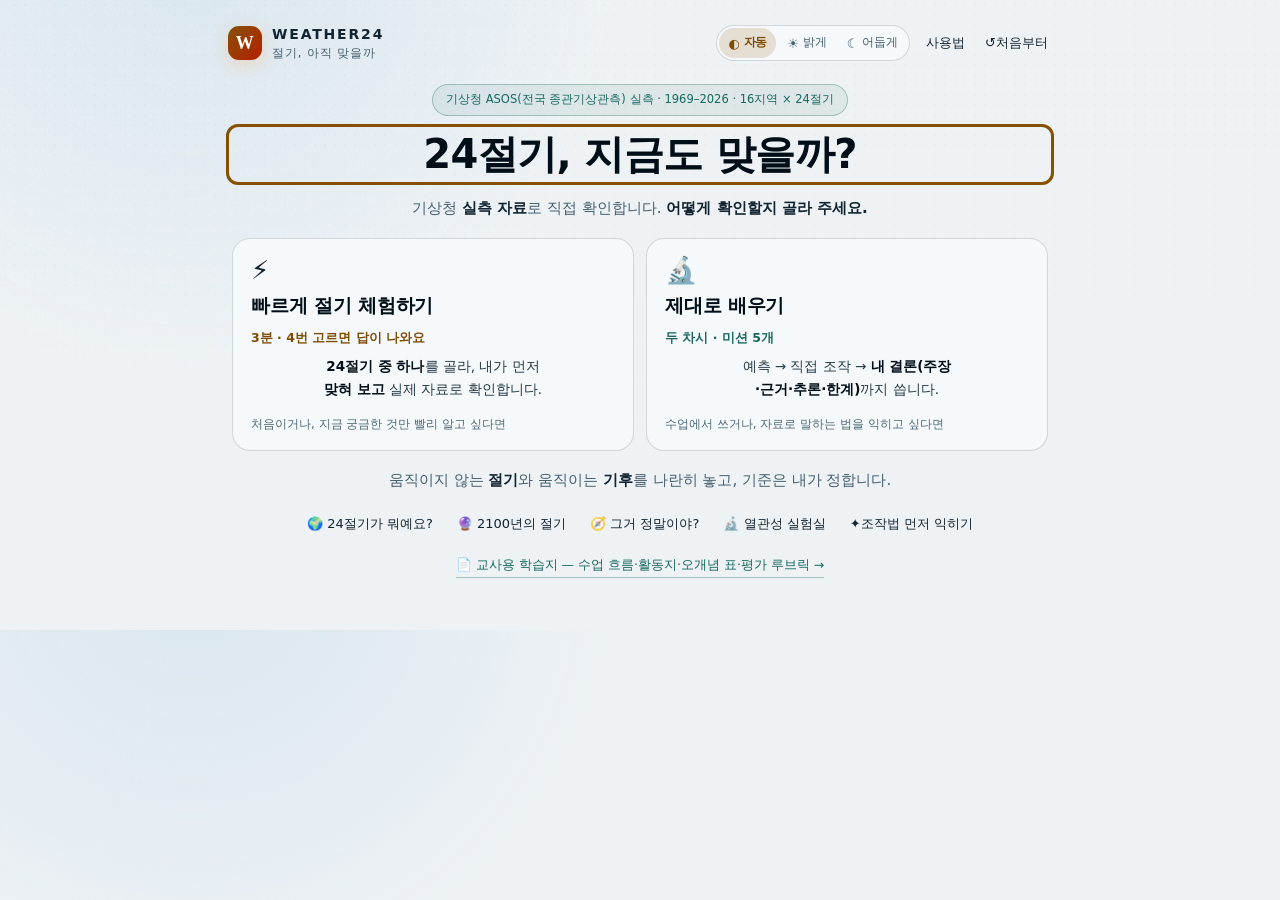
<file: prototype/index.html>
<!doctype html>
<html lang="ko">
<head>
  <meta charset="utf-8" />
  <meta name="viewport" content="width=device-width, initial-scale=1, viewport-fit=cover" />
  <meta name="theme-color" content="#081c2d" media="(prefers-color-scheme: dark)" />
  <meta name="theme-color" content="#eef2f5" media="(prefers-color-scheme: light)" />
  <title>Weather24 | 절기, 아직 맞을까</title>
  <meta name="description" content="‘덥다’의 기준을 직접 정해, 우리 지역에서 24절기가 지금도 맞는지 기상청 관측 자료로 확인하는 기후 학습 웹앱" />
  <!-- 1024×1024·1.71MB짜리 썸네일을 파비콘으로 쓰면 첫 로드마다 그만큼 받는다.
       탭 아이콘은 32px, iOS 홈화면은 180px, 소셜 카드는 1200×630으로 분리한다. -->
  <link rel="icon" type="image/png" sizes="32x32" href="favicon-32.png?v=1" />
  <link rel="apple-touch-icon" sizes="180x180" href="favicon-180.png?v=1" />
  <meta property="og:type" content="website" />
  <meta property="og:url" content="https://weather-24solar-terms.vercel.app/" />
  <meta property="og:title" content="Weather24 | 절기, 아직 맞을까" />
  <meta property="og:description" content="기준은 내가 정하고, 우리 지역 관측 자료로 24절기가 지금도 맞는지 확인하는 기후 수업" />
  <meta property="og:image" content="https://weather-24solar-terms.vercel.app/og-image.jpg" />
  <meta property="og:image:width" content="1200" />
  <meta property="og:image:height" content="630" />
  <script src="./theme-init.js?v=1"></script>
  <link rel="stylesheet" href="./base.css?v=8" />
  <link rel="stylesheet" href="./verify.css?v=65" />
</head>
<body class="verify-mode">
  <a class="skip-link" href="#stage">본문으로 건너뛰기</a>
  <div class="sky-noise" aria-hidden="true"></div>

  <main class="verify-shell">
    <header class="verify-top">
      <a class="brand" href="#" id="homeLink" aria-label="Weather24 절기, 아직 맞을까 — 소개 화면으로"><span class="brand-mark" aria-hidden="true">W</span><span><strong>WEATHER24</strong><small>절기, 아직 맞을까</small></span></a>
      <div class="verify-actions">
        <div class="theme-seg" role="radiogroup" aria-label="화면 테마">
          <button type="button" class="theme-btn" data-theme-set="auto" role="radio" aria-label="자동 테마" aria-checked="true" title="시스템 설정을 따릅니다"><span aria-hidden="true">◐</span><small aria-hidden="true">자동</small></button>
          <button type="button" class="theme-btn" data-theme-set="light" role="radio" aria-label="밝은 테마" aria-checked="false" title="밝은 화면으로 고정합니다"><span aria-hidden="true">☀</span><small aria-hidden="true">밝게</small></button>
          <button type="button" class="theme-btn" data-theme-set="dark" role="radio" aria-label="어두운 테마" aria-checked="false" title="어두운 화면으로 고정합니다"><span aria-hidden="true">☾</span><small aria-hidden="true">어둡게</small></button>
        </div>
        <button class="text-btn" id="openGuide">사용법</button>
        <button class="text-btn" id="resetBtn" aria-label="처음부터" title="공용 컴퓨터에서 다음 사람을 위해 기록을 지우고 처음부터 시작"><span aria-hidden="true">↺</span> <span class="reset-label" aria-hidden="true">처음부터</span></button>
      </div>
    </header>

    <nav class="verify-progress" id="progress" aria-label="레슨 진행 단계"></nav>
    <section class="verify-stage" id="stage"></section>
  </main>

  <dialog class="modal" id="guideDialog">
    <div class="modal-head"><p class="eyebrow">사용법</p><button class="close-btn" data-close="guideDialog" aria-label="닫기">×</button></div>
    <h2>한 화면에 한 가지씩, 이 순서로 진행합니다.</h2>
    <ol class="guide-steps">
      <li><span>1</span><div><strong>자료를 보기 전에 먼저 예측합니다.</strong><p>정답을 고르는 것이 아니라, 지금 내 생각을 기록해 두고 그것을 확인합니다.</p></div></li>
      <li><span>2</span><div><strong>무엇을 움직일지 확인합니다.</strong><p>지금 무엇을 바꾸고 무엇을 비교할지 한 문장으로 확인합니다.</p></div></li>
      <li><span>3</span><div><strong>‘덥다’ 기준을 내가 정합니다.</strong><p>기준선의 ⇅ 손잡이를 끌거나, 슬라이더와 ＋− 단추, ‘자주 쓰는 기준’으로 정확한 값을 고릅니다. 정하는 즉시 숫자가 바뀝니다.</p></div></li>
      <li><span>4</span><div><strong>증거를 읽고 내 결론을 씁니다.</strong><p>절기가 말하는 시기와 실제 관측을 비교해 주장·근거·추론·한계를 내 말로 적습니다.</p></div></li>
      <li><span>5</span><div><strong>스스로 확인한 뒤 모범 예시와 견줍니다.</strong><p>이해 확인 문항을 먼저 풀고, 그다음 모범 예시와 비교해 내 결론의 범위를 점검합니다.</p></div></li>
    </ol>
    <h3 class="guide-h3">알아두면 좋은 말</h3>
    <ul class="guide-terms">
      <li><b>ASOS</b> 기상청이 전국에 설치한 자동 종관기상관측 장비. 이 앱의 모든 숫자가 여기서 나옵니다.</li>
      <li><b>관측 신호</b> 몇 해의 관측에서 드러난 변화. 방향은 알려 주지만 장기 결론까지 말해 주지는 않습니다.</li>
      <li><b>기후평년</b> 오랜 기간(국제 표준은 보통 30년)의 평균. 이 앱의 5년 비교는 기후평년이 아닙니다.</li>
      <li><b>CERL</b> 주장(Claim)·근거(Evidence)·추론(Reasoning)·한계(Limitation). 과학교육에서 널리 쓰는 <b>CER</b>에 ‘한계’를 더한 이 앱의 확장형입니다 — 자료로 말할 때는 어디까지 말할 수 있는지도 함께 밝혀야 하기 때문입니다.</li>
    </ul>
    <button class="primary-btn" data-close="guideDialog">확인</button>
  </dialog>

  <!-- 조작 가이드 — 기준선을 처음 만나는 자리에서 한 번만 뜬다.
       내용은 미션마다 달라지므로 verify.js의 maybeShowHowto()가 #howtoBody를 채운다. -->
  <dialog class="modal" id="howtoDialog">
    <div class="modal-head"><p class="eyebrow">잠깐 — 이 화면 쓰는 법</p><button class="close-btn" data-close="howtoDialog" aria-label="닫기">×</button></div>
    <h2 class="howto-h2">30초면 됩니다.</h2>
    <div id="howtoBody"></div>
    <button class="primary-btn" data-close="howtoDialog">직접 해 볼게요</button>
  </dialog>

  <!-- 기록 삭제 확인 — OS 기본 confirm() 대신 앱 안에서 묻는다(라이브 데모 완성도) -->
  <dialog class="modal modal-sm" id="resetDialog">
    <div class="modal-head"><p class="eyebrow">처음부터</p><button class="close-btn" data-close="resetDialog" aria-label="닫기">×</button></div>
    <h2 class="reset-h">지금까지 쓴 기록을 지울까요?</h2>
    <p>예측·내 결론·이해 확인 결과가 <b>모두 사라집니다.</b> 공용 컴퓨터에서 다음 사람을 위해 초기화할 때 쓰세요.</p>
    <div class="reset-actions">
      <button class="ghost-btn" data-close="resetDialog">그냥 이어서 하기</button>
      <button class="primary-btn" id="resetConfirm">지우고 처음부터</button>
    </div>
  </dialog>

  <script src="./korea_geo.js?v=1"></script>
  <script src="./solar_terms_data.js?v=14"></script>
  <!-- 미래 기후 시나리오(기상청 「지역 기후변화 전망보고서 개정판」 2024). 없어도 앱은 그대로 돌아간다. -->
  <script src="./future_scenarios.js?v=1"></script>
  <script src="./verify.js?v=103"></script>
</body>
</html>
</file>
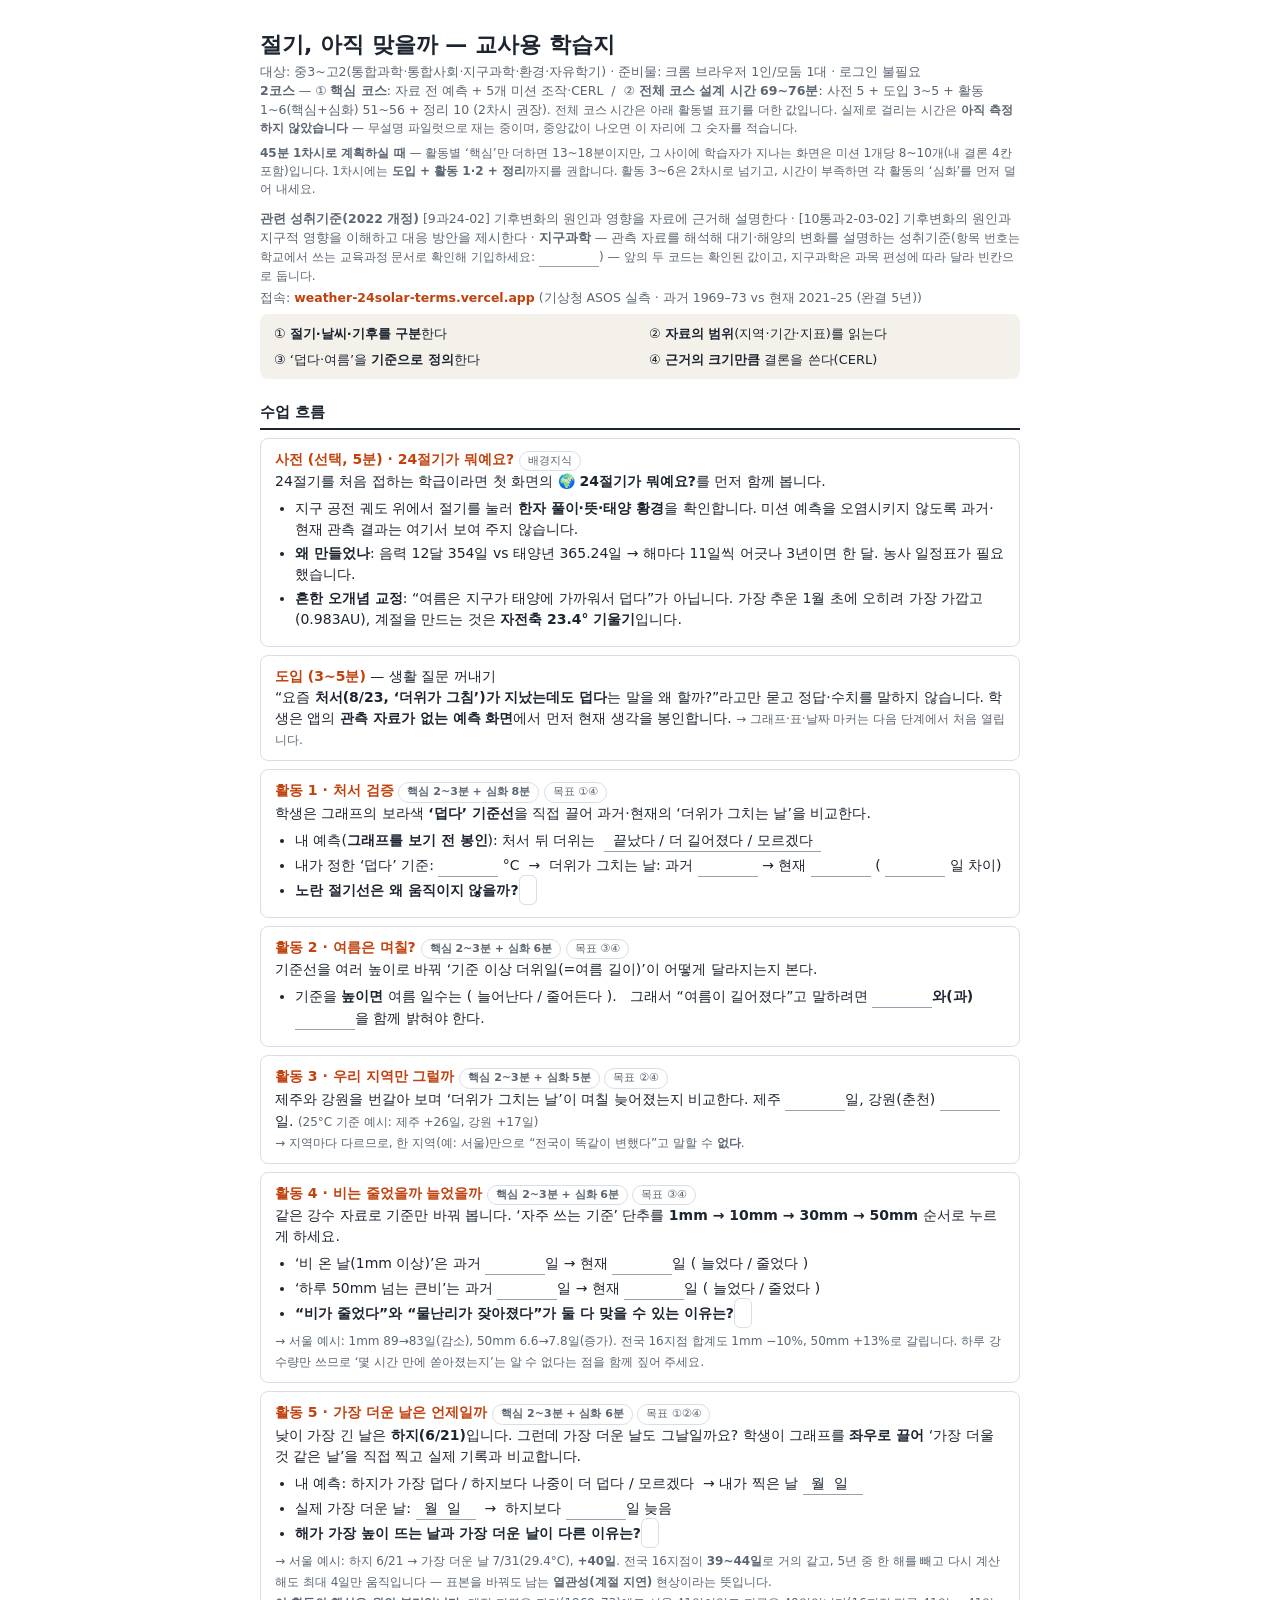
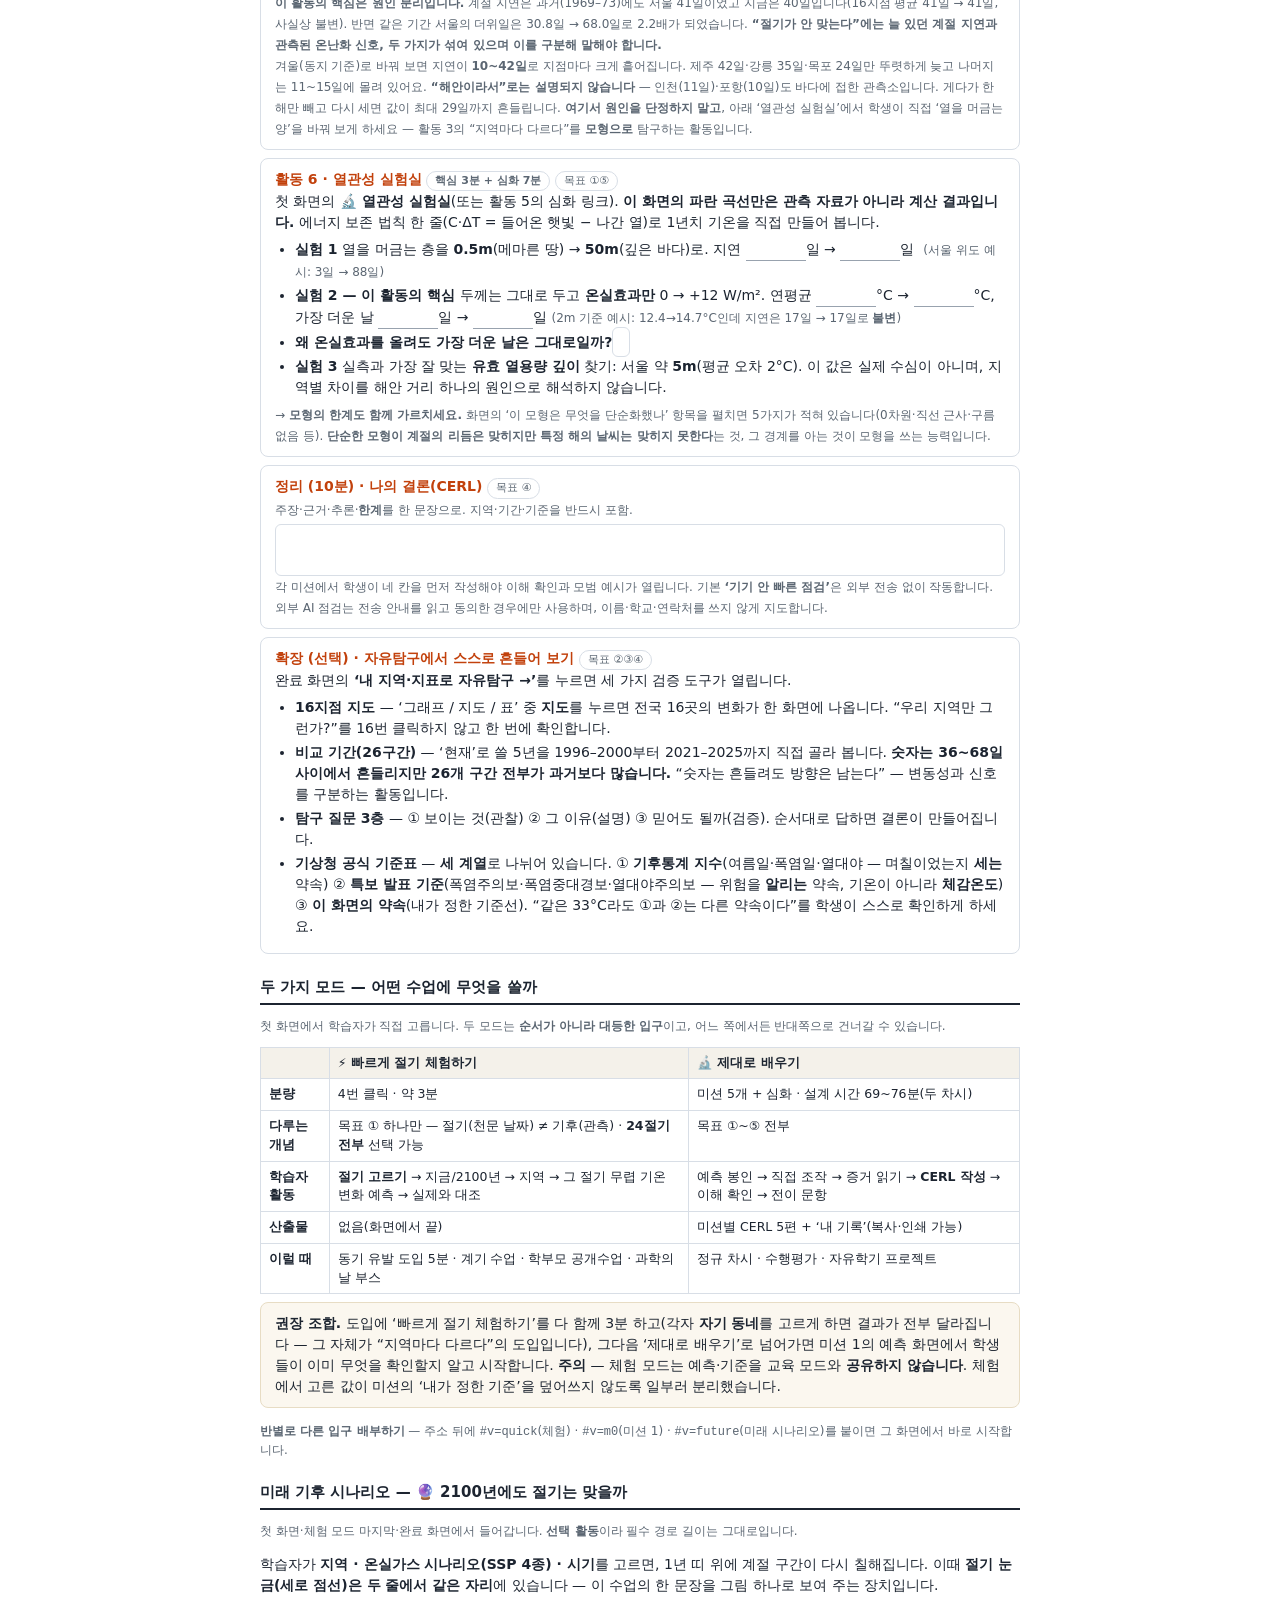
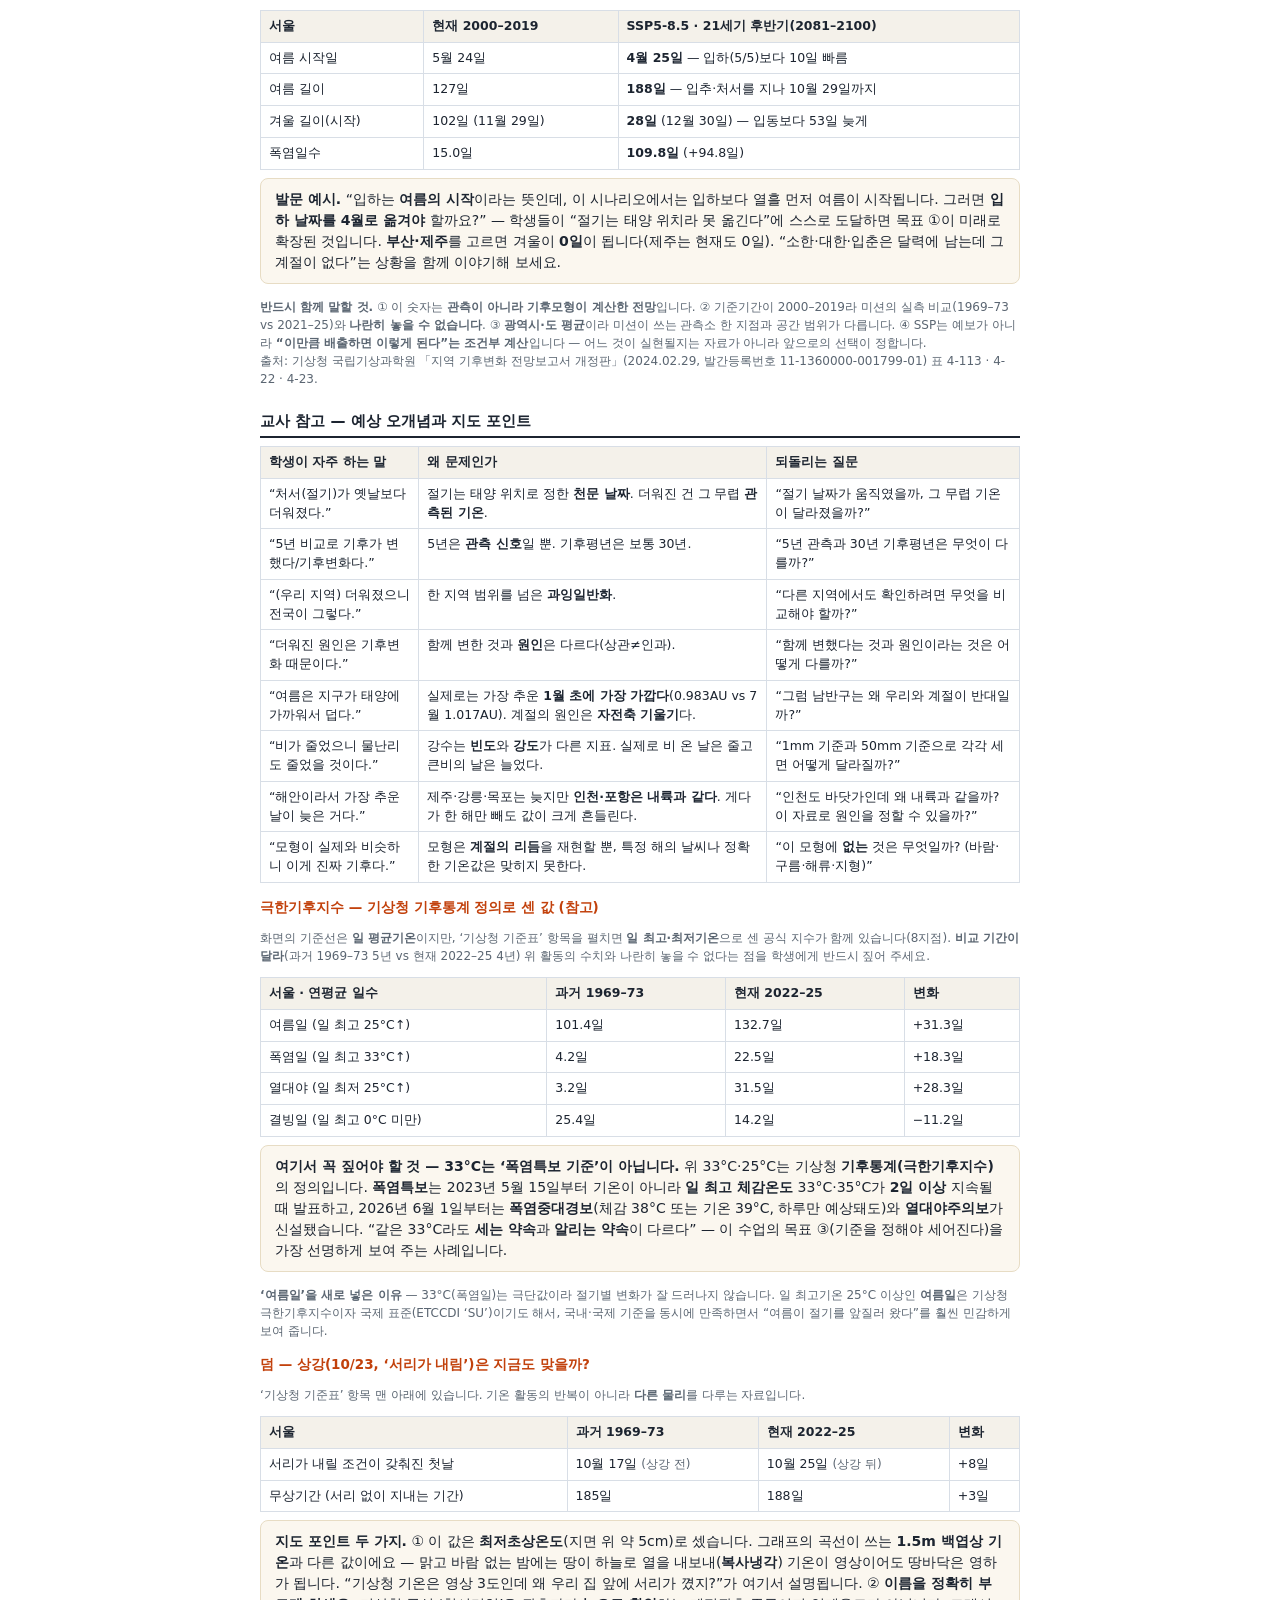
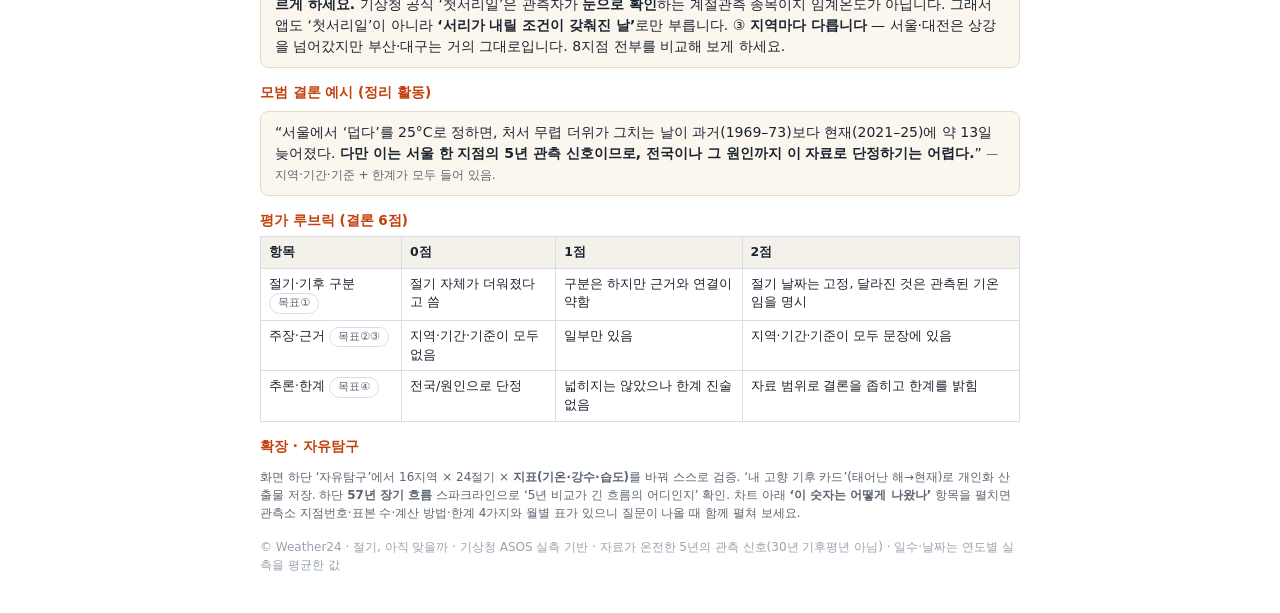
<file: prototype/교사_학습지.html>
<!doctype html>
<html lang="ko"><head><meta charset="utf-8"/>
<meta name="viewport" content="width=device-width, initial-scale=1"/>
<title>Weather24 · 교사용 학습지 — 절기, 아직 맞을까</title>
<style>
  :root{--ink:#1c2430;--muted:#5b6672;--line:#d8dee6;--accent:#c2410c;--band:#f4f1ea;--now:#c2410c;--past:#2563a8}
  *{box-sizing:border-box}
  body{margin:0;background:#fff;color:var(--ink);font-family:"Pretendard","Apple SD Gothic Neo","Malgun Gothic",system-ui,sans-serif;line-height:1.5;font-size:14px}
  .sheet{max-width:820px;margin:0 auto;padding:28px 30px}
  h1{font-size:22px;margin:0 0 2px}
  h2{font-size:15px;margin:22px 0 8px;padding-bottom:4px;border-bottom:2px solid var(--ink)}
  h3{font-size:13.5px;margin:14px 0 5px;color:var(--accent)}
  .meta{font-size:12.5px;color:var(--muted);margin:0 0 4px}
  .url{display:inline-block;font-weight:700;color:var(--accent)}
  .goals{display:grid;grid-template-columns:1fr 1fr;gap:6px 18px;margin:6px 0;padding:10px 14px;background:var(--band);border-radius:8px;font-size:13px}
  ol,ul{margin:6px 0;padding-left:20px}
  li{margin:3px 0}
  .step{border:1px solid var(--line);border-radius:8px;padding:10px 14px;margin:8px 0}
  .step b.t{color:var(--accent)}
  .fill{border-bottom:1px solid #98a2ae;min-width:60px;display:inline-block}
  .box{border:1px solid var(--line);border-radius:6px;min-height:44px;margin-top:4px;padding:6px 8px}
  table{width:100%;border-collapse:collapse;margin:6px 0;font-size:12.5px}
  th,td{border:1px solid var(--line);padding:6px 8px;text-align:left;vertical-align:top}
  th{background:var(--band)}
  .teacher{background:#fbf7ef;border:1px solid #e7dcc4;border-radius:8px;padding:10px 14px;margin-top:8px}
  .small{font-size:12px;color:var(--muted)}
  .tag{display:inline-block;font-size:11px;border:1px solid var(--line);border-radius:20px;padding:1px 8px;color:var(--muted)}
  @media print{.sheet{padding:0}.pagebreak{page-break-before:always}body{font-size:12.5px}}
</style></head>
<body><div class="sheet">

<h1>절기, 아직 맞을까 — 교사용 학습지</h1>
<p class="meta">대상: 중3~고2(통합과학·통합사회·지구과학·환경·자유학기) · 준비물: 크롬 브라우저 1인/모둠 1대 · 로그인 불필요<br/>
<b>2코스</b> — ① <b>핵심 코스</b>: 자료 전 예측 + 5개 미션 조작·CERL &nbsp;/&nbsp; ② <b>전체 코스 설계 시간 69~76분</b>: 사전 5 + 도입 3~5 + 활동 1~6(핵심+심화) 51~56 + 정리 10 (2차시 권장). <span class="small">전체 코스 시간은 아래 활동별 표기를 더한 값입니다. 실제로 걸리는 시간은 <b>아직 측정하지 않았습니다</b> — 무설명 파일럿으로 재는 중이며, 중앙값이 나오면 이 자리에 그 숫자를 적습니다.</span></p>
<p class="small" style="margin-top:6px"><b>45분 1차시로 계획하실 때</b> — 활동별 ‘핵심’만 더하면 13~18분이지만, 그 사이에 학습자가 지나는 화면은 미션 1개당 8~10개(내 결론 4칸 포함)입니다. 1차시에는 <b>도입 + 활동 1·2 + 정리</b>까지를 권합니다. 활동 3~6은 2차시로 넘기고, 시간이 부족하면 각 활동의 ‘심화’를 먼저 덜어 내세요.</p>
<p class="meta"><b>관련 성취기준(2022 개정)</b> [9과24-02] 기후변화의 원인과 영향을 자료에 근거해 설명한다 · [10통과2-03-02] 기후변화의 원인과 지구적 영향을 이해하고 대응 방안을 제시한다 ·
<b>지구과학</b> — 관측 자료를 해석해 대기·해양의 변화를 설명하는 성취기준<span class="small">(항목 번호는 학교에서 쓰는 교육과정 문서로 확인해 기입하세요: <span class="fill">&nbsp;&nbsp;&nbsp;&nbsp;&nbsp;&nbsp;&nbsp;</span>)</span>
— <span class="small">앞의 두 코드는 확인된 값이고, 지구과학은 과목 편성에 따라 달라 빈칸으로 둡니다.</span></p>
<p class="meta">접속: <span class="url">weather-24solar-terms.vercel.app</span> (기상청 ASOS 실측 · 과거 1969–73 vs 현재 2021–25 (완결 5년))</p>

<div class="goals">
  <div>① <b>절기·날씨·기후를 구분</b>한다</div>
  <div>② <b>자료의 범위</b>(지역·기간·지표)를 읽는다</div>
  <div>③ ‘덥다·여름’을 <b>기준으로 정의</b>한다</div>
  <div>④ <b>근거의 크기만큼</b> 결론을 쓴다(CERL)</div>
</div>

<h2>수업 흐름</h2>

<div class="step"><b class="t">사전 (선택, 5분) · 24절기가 뭐예요?</b> <span class="tag">배경지식</span><br/>
24절기를 처음 접하는 학급이라면 첫 화면의 <b>🌍 24절기가 뭐예요?</b>를 먼저 함께 봅니다.
<ul>
<li>지구 공전 궤도 위에서 절기를 눌러 <b>한자 풀이·뜻·태양 황경</b>을 확인합니다. 미션 예측을 오염시키지 않도록 과거·현재 관측 결과는 여기서 보여 주지 않습니다.</li>
<li><b>왜 만들었나</b>: 음력 12달 354일 vs 태양년 365.24일 → 해마다 11일씩 어긋나 3년이면 한 달. 농사 일정표가 필요했습니다.</li>
<li><b>흔한 오개념 교정</b>: “여름은 지구가 태양에 가까워서 덥다”가 아닙니다. 가장 추운 1월 초에 오히려 가장 가깝고(0.983AU), 계절을 만드는 것은 <b>자전축 23.4° 기울기</b>입니다.</li>
</ul></div>

<div class="step"><b class="t">도입 (3~5분)</b> — 생활 질문 꺼내기<br/>
“요즘 <b>처서(8/23, ‘더위가 그침’)가 지났는데도 덥다</b>는 말을 왜 할까?”라고만 묻고 정답·수치를 말하지 않습니다. 학생은 앱의 <b>관측 자료가 없는 예측 화면</b>에서 먼저 현재 생각을 봉인합니다. <span class="small">→ 그래프·표·날짜 마커는 다음 단계에서 처음 열립니다.</span></div>

<div class="step"><b class="t">활동 1 · 처서 검증 <span class="tag">핵심 2~3분 + 심화 8분</span></b> <span class="tag">목표 ①④</span><br/>
학생은 그래프의 보라색 <b>‘덥다’ 기준선</b>을 직접 끌어 과거·현재의 ‘더위가 그치는 날’을 비교한다.
<ul>
<li>내 예측(<b>그래프를 보기 전 봉인</b>): 처서 뒤 더위는 &nbsp;<span class="fill">&nbsp;&nbsp;끝났다 / 더 길어졌다 / 모르겠다&nbsp;&nbsp;</span></li>
<li>내가 정한 ‘덥다’ 기준: <span class="fill">&nbsp;&nbsp;&nbsp;</span> °C &nbsp;→&nbsp; 더위가 그치는 날: 과거 <span class="fill">&nbsp;&nbsp;&nbsp;</span> → 현재 <span class="fill">&nbsp;&nbsp;&nbsp;</span> ( <span class="fill">&nbsp;&nbsp;</span> 일 차이)</li>
<li><b>노란 절기선은 왜 움직이지 않을까?</b> <span class="box"></span></li>
</ul></div>

<div class="step"><b class="t">활동 2 · 여름은 며칠? <span class="tag">핵심 2~3분 + 심화 6분</span></b> <span class="tag">목표 ③④</span><br/>
기준선을 여러 높이로 바꿔 ‘기준 이상 더위일(=여름 길이)’이 어떻게 달라지는지 본다.
<ul><li>기준을 <b>높이면</b> 여름 일수는 ( 늘어난다 / 줄어든다 ). &nbsp; 그래서 “여름이 길어졌다”고 말하려면 <b><span class="fill">&nbsp;&nbsp;&nbsp;&nbsp;</span>와(과) <span class="fill">&nbsp;&nbsp;&nbsp;&nbsp;</span></b>을 함께 밝혀야 한다.</li></ul></div>

<div class="step"><b class="t">활동 3 · 우리 지역만 그럴까 <span class="tag">핵심 2~3분 + 심화 5분</span></b> <span class="tag">목표 ②④</span><br/>
제주와 강원을 번갈아 보며 ‘더위가 그치는 날’이 며칠 늦어졌는지 비교한다. 제주 <span class="fill">&nbsp;&nbsp;</span>일, 강원(춘천) <span class="fill">&nbsp;&nbsp;</span>일. <span class="small">(25°C 기준 예시: 제주 +26일, 강원 +17일)</span><br/>
<span class="small">→ 지역마다 다르므로, 한 지역(예: 서울)만으로 “전국이 똑같이 변했다”고 말할 수 <b>없다</b>.</span></div>

<div class="step"><b class="t">활동 4 · 비는 줄었을까 늘었을까 <span class="tag">핵심 2~3분 + 심화 6분</span></b> <span class="tag">목표 ③④</span><br/>
같은 강수 자료로 기준만 바꿔 봅니다. ‘자주 쓰는 기준’ 단추를 <b>1mm → 10mm → 30mm → 50mm</b> 순서로 누르게 하세요.
<ul>
<li>‘비 온 날(1mm 이상)’은 과거 <span class="fill">&nbsp;&nbsp;&nbsp;</span>일 → 현재 <span class="fill">&nbsp;&nbsp;&nbsp;</span>일 ( 늘었다 / 줄었다 )</li>
<li>‘하루 50mm 넘는 큰비’는 과거 <span class="fill">&nbsp;&nbsp;&nbsp;</span>일 → 현재 <span class="fill">&nbsp;&nbsp;&nbsp;</span>일 ( 늘었다 / 줄었다 )</li>
<li><b>“비가 줄었다”와 “물난리가 잦아졌다”가 둘 다 맞을 수 있는 이유는?</b> <span class="box"></span></li>
</ul>
<span class="small">→ 서울 예시: 1mm 89→83일(감소), 50mm 6.6→7.8일(증가). 전국 16지점 합계도 1mm −10%, 50mm +13%로 갈립니다.
하루 강수량만 쓰므로 ‘몇 시간 만에 쏟아졌는지’는 알 수 없다는 점을 함께 짚어 주세요.</span></div>

<div class="step"><b class="t">활동 5 · 가장 더운 날은 언제일까 <span class="tag">핵심 2~3분 + 심화 6분</span></b> <span class="tag">목표 ①②④</span><br/>
낮이 가장 긴 날은 <b>하지(6/21)</b>입니다. 그런데 가장 더운 날도 그날일까요?
학생이 그래프를 <b>좌우로 끌어</b> ‘가장 더울 것 같은 날’을 직접 찍고 실제 기록과 비교합니다.
<ul>
<li>내 예측: 하지가 가장 덥다 / 하지보다 나중이 더 덥다 / 모르겠다 &nbsp;→ 내가 찍은 날 <span class="fill">&nbsp;&nbsp;월&nbsp;&nbsp;일</span></li>
<li>실제 가장 더운 날: <span class="fill">&nbsp;&nbsp;월&nbsp;&nbsp;일</span> &nbsp;→&nbsp; 하지보다 <span class="fill">&nbsp;&nbsp;</span>일 늦음</li>
<li><b>해가 가장 높이 뜨는 날과 가장 더운 날이 다른 이유는?</b> <span class="box"></span></li>
</ul>
<span class="small">→ 서울 예시: 하지 6/21 → 가장 더운 날 7/31(29.4°C), <b>+40일</b>. 전국 16지점이 <b>39~44일</b>로 거의 같고,
5년 중 한 해를 빼고 다시 계산해도 최대 4일만 움직입니다 — 표본을 바꿔도 남는 <b>열관성(계절 지연)</b> 현상이라는 뜻입니다.<br/>
<b>이 활동의 핵심은 원인 분리입니다.</b> 계절 지연은 과거(1969–73)에도 서울 41일이었고 지금은 40일입니다(16지점 평균 41일 → 41일, 사실상 불변).
반면 같은 기간 서울의 더위일은 30.8일 → 68.0일로 2.2배가 되었습니다. <b>“절기가 안 맞는다”에는 늘 있던 계절 지연과 관측된 온난화 신호,
두 가지가 섞여 있으며 이를 구분해 말해야 합니다.</b><br/>
겨울(동지 기준)로 바꿔 보면 지연이 <b>10~42일</b>로 지점마다 크게 흩어집니다. 제주 42일·강릉 35일·목포 24일만 뚜렷하게 늦고
나머지는 11~15일에 몰려 있어요. <b>“해안이라서”로는 설명되지 않습니다</b> — 인천(11일)·포항(10일)도 바다에 접한 관측소입니다.
게다가 한 해만 빼고 다시 세면 값이 최대 29일까지 흔들립니다. <b>여기서 원인을 단정하지 말고</b>, 아래 ‘열관성 실험실’에서
학생이 직접 ‘열을 머금는 양’을 바꿔 보게 하세요 — 활동 3의 “지역마다 다르다”를 <b>모형으로</b> 탐구하는 활동입니다.</span></div>

<div class="step"><b class="t">활동 6 · 열관성 실험실 <span class="tag">핵심 3분 + 심화 7분</span></b> <span class="tag">목표 ①⑤</span><br/>
첫 화면의 <b>🔬 열관성 실험실</b>(또는 활동 5의 심화 링크). <b>이 화면의 파란 곡선만은 관측 자료가 아니라 계산 결과입니다.</b>
에너지 보존 법칙 한 줄(<span style="white-space:nowrap">C·ΔT = 들어온 햇빛 − 나간 열</span>)로 1년치 기온을 직접 만들어 봅니다.
<ul>
<li><b>실험 1</b> 열을 머금는 층을 <b>0.5m</b>(메마른 땅) → <b>50m</b>(깊은 바다)로. 지연 <span class="fill">&nbsp;&nbsp;</span>일 → <span class="fill">&nbsp;&nbsp;</span>일
&nbsp;<span class="small">(서울 위도 예시: 3일 → 88일)</span></li>
<li><b>실험 2 — 이 활동의 핵심</b> 두께는 그대로 두고 <b>온실효과만</b> 0 → +12 W/m². 연평균 <span class="fill">&nbsp;&nbsp;</span>°C → <span class="fill">&nbsp;&nbsp;</span>°C,
가장 더운 날 <span class="fill">&nbsp;&nbsp;</span>일 → <span class="fill">&nbsp;&nbsp;</span>일 <span class="small">(2m 기준 예시: 12.4→14.7°C인데 지연은 17일 → 17일로 <b>불변</b>)</span></li>
<li><b>왜 온실효과를 올려도 가장 더운 날은 그대로일까?</b> <span class="box"></span></li>
<li><b>실험 3</b> 실측과 가장 잘 맞는 <b>유효 열용량 깊이</b> 찾기: 서울 약 <b>5m</b>(평균 오차 2°C). 이 값은 실제 수심이 아니며, 지역별 차이를 해안 거리 하나의 원인으로 해석하지 않습니다.</li>
</ul>
<span class="small">→ <b>모형의 한계도 함께 가르치세요.</b> 화면의 ‘이 모형은 무엇을 단순화했나’ 항목을 펼치면 5가지가 적혀 있습니다(0차원·직선 근사·구름 없음 등).
<b>단순한 모형이 계절의 리듬은 맞히지만 특정 해의 날씨는 맞히지 못한다</b>는 것, 그 경계를 아는 것이 모형을 쓰는 능력입니다.</span></div>

<div class="step"><b class="t">정리 (10분) · 나의 결론(CERL)</b> <span class="tag">목표 ④</span><br/>
<span class="small">주장·근거·추론·<b>한계</b>를 한 문장으로. 지역·기간·기준을 반드시 포함.</span>
<div class="box" style="min-height:52px"></div>
<span class="small">각 미션에서 학생이 네 칸을 먼저 작성해야 이해 확인과 모범 예시가 열립니다. 기본 <b>‘기기 안 빠른 점검’</b>은 외부 전송 없이 작동합니다. 외부 AI 점검는 전송 안내를 읽고 동의한 경우에만 사용하며, 이름·학교·연락처를 쓰지 않게 지도합니다.</span></div>

<div class="step"><b class="t">확장 (선택) · 자유탐구에서 스스로 흔들어 보기</b> <span class="tag">목표 ②③④</span><br/>
완료 화면의 <b>‘내 지역·지표로 자유탐구 →’</b>를 누르면 세 가지 검증 도구가 열립니다.
<ul>
<li><b>16지점 지도</b> — ‘그래프 / 지도 / 표’ 중 <b>지도</b>를 누르면 전국 16곳의 변화가 한 화면에 나옵니다.
“우리 지역만 그런가?”를 16번 클릭하지 않고 한 번에 확인합니다.</li>
<li><b>비교 기간(26구간)</b> — ‘현재’로 쓸 5년을 1996–2000부터 2021–2025까지 직접 골라 봅니다.
<b>숫자는 36~68일 사이에서 흔들리지만 26개 구간 전부가 과거보다 많습니다.</b>
“숫자는 흔들려도 방향은 남는다” — 변동성과 신호를 구분하는 활동입니다.</li>
<li><b>탐구 질문 3층</b> — ① 보이는 것(관찰) ② 그 이유(설명) ③ 믿어도 될까(검증). 순서대로 답하면 결론이 만들어집니다.</li>
<li><b>기상청 공식 기준표</b> — <b>세 계열</b>로 나뉘어 있습니다. ① <b>기후통계 지수</b>(여름일·폭염일·열대야 — 며칠이었는지 <b>세는</b> 약속)
② <b>특보 발표 기준</b>(폭염주의보·폭염중대경보·열대야주의보 — 위험을 <b>알리는</b> 약속, 기온이 아니라 <b>체감온도</b>)
③ <b>이 화면의 약속</b>(내가 정한 기준선). “같은 33°C라도 ①과 ②는 다른 약속이다”를 학생이 스스로 확인하게 하세요.</li>
</ul></div>

<div class="pagebreak"></div>

<h2>두 가지 모드 — 어떤 수업에 무엇을 쓸까</h2>
<p class="small">첫 화면에서 학습자가 직접 고릅니다. 두 모드는 <b>순서가 아니라 대등한 입구</b>이고, 어느 쪽에서든 반대쪽으로 건너갈 수 있습니다.</p>
<table>
<tr><th></th><th>⚡ 빠르게 절기 체험하기</th><th>🔬 제대로 배우기</th></tr>
<tr><td><b>분량</b></td><td>4번 클릭 · 약 3분</td><td>미션 5개 + 심화 · 설계 시간 69~76분(두 차시)</td></tr>
<tr><td><b>다루는 개념</b></td><td>목표 ① 하나만 — 절기(천문 날짜) ≠ 기후(관측) · <b>24절기 전부</b> 선택 가능</td><td>목표 ①~⑤ 전부</td></tr>
<tr><td><b>학습자 활동</b></td><td><b>절기 고르기</b> → 지금/2100년 → 지역 → 그 절기 무렵 기온 변화 예측 → 실제와 대조</td><td>예측 봉인 → 직접 조작 → 증거 읽기 → <b>CERL 작성</b> → 이해 확인 → 전이 문항</td></tr>
<tr><td><b>산출물</b></td><td>없음(화면에서 끝)</td><td>미션별 CERL 5편 + ‘내 기록’(복사·인쇄 가능)</td></tr>
<tr><td><b>이럴 때</b></td><td>동기 유발 도입 5분 · 계기 수업 · 학부모 공개수업 · 과학의 날 부스</td><td>정규 차시 · 수행평가 · 자유학기 프로젝트</td></tr>
</table>
<p class="teacher"><b>권장 조합.</b> 도입에 ‘빠르게 절기 체험하기’를 다 함께 3분 하고(각자 <b>자기 동네</b>를 고르게 하면 결과가 전부 달라집니다 — 그 자체가 “지역마다 다르다”의 도입입니다),
그다음 ‘제대로 배우기’로 넘어가면 미션 1의 예측 화면에서 학생들이 이미 무엇을 확인할지 알고 시작합니다.
<b>주의</b> — 체험 모드는 예측·기준을 교육 모드와 <b>공유하지 않습니다</b>. 체험에서 고른 값이 미션의 ‘내가 정한 기준’을 덮어쓰지 않도록 일부러 분리했습니다.</p>
<p class="small"><b>반별로 다른 입구 배부하기</b> — 주소 뒤에 <code>#v=quick</code>(체험) · <code>#v=m0</code>(미션 1) · <code>#v=future</code>(미래 시나리오)를 붙이면 그 화면에서 바로 시작합니다.</p>

<h2>미래 기후 시나리오 — 🔮 2100년에도 절기는 맞을까</h2>
<p class="small">첫 화면·체험 모드 마지막·완료 화면에서 들어갑니다. <b>선택 활동</b>이라 필수 경로 길이는 그대로입니다.</p>
<p>학습자가 <b>지역 · 온실가스 시나리오(SSP 4종) · 시기</b>를 고르면, 1년 띠 위에 계절 구간이 다시 칠해집니다.
이때 <b>절기 눈금(세로 점선)은 두 줄에서 같은 자리</b>에 있습니다 — 이 수업의 한 문장을 그림 하나로 보여 주는 장치입니다.</p>
<table>
<tr><th>서울</th><th>현재 2000–2019</th><th>SSP5-8.5 · 21세기 후반기(2081–2100)</th></tr>
<tr><td>여름 시작일</td><td>5월 24일</td><td><b>4월 25일</b> — 입하(5/5)보다 10일 빠름</td></tr>
<tr><td>여름 길이</td><td>127일</td><td><b>188일</b> — 입추·처서를 지나 10월 29일까지</td></tr>
<tr><td>겨울 길이(시작)</td><td>102일 (11월 29일)</td><td><b>28일</b> (12월 30일) — 입동보다 53일 늦게</td></tr>
<tr><td>폭염일수</td><td>15.0일</td><td><b>109.8일</b> (+94.8일)</td></tr>
</table>
<p class="teacher"><b>발문 예시.</b> “입하는 <b>여름의 시작</b>이라는 뜻인데, 이 시나리오에서는 입하보다 열흘 먼저 여름이 시작됩니다.
그러면 <b>입하 날짜를 4월로 옮겨야</b> 할까요?” — 학생들이 “절기는 태양 위치라 못 옮긴다”에 스스로 도달하면 목표 ①이 미래로 확장된 것입니다.
<b>부산·제주</b>를 고르면 겨울이 <b>0일</b>이 됩니다(제주는 현재도 0일). “소한·대한·입춘은 달력에 남는데 그 계절이 없다”는 상황을 함께 이야기해 보세요.</p>
<p class="small"><b>반드시 함께 말할 것.</b> ① 이 숫자는 <b>관측이 아니라 기후모형이 계산한 전망</b>입니다.
② 기준기간이 2000–2019라 미션의 실측 비교(1969–73 vs 2021–25)와 <b>나란히 놓을 수 없습니다</b>.
③ <b>광역시·도 평균</b>이라 미션이 쓰는 관측소 한 지점과 공간 범위가 다릅니다.
④ SSP는 예보가 아니라 <b>“이만큼 배출하면 이렇게 된다”는 조건부 계산</b>입니다 — 어느 것이 실현될지는 자료가 아니라 앞으로의 선택이 정합니다.
<br>출처: 기상청 국립기상과학원 「지역 기후변화 전망보고서 개정판」(2024.02.29, 발간등록번호 11-1360000-001799-01) 표 4-113 · 4-22 · 4-23.</p>

<div class="pagebreak"></div>

<h2>교사 참고 — 예상 오개념과 지도 포인트</h2>
<table>
<tr><th>학생이 자주 하는 말</th><th>왜 문제인가</th><th>되돌리는 질문</th></tr>
<tr><td>“처서(절기)가 옛날보다 더워졌다.”</td><td>절기는 태양 위치로 정한 <b>천문 날짜</b>. 더워진 건 그 무렵 <b>관측된 기온</b>.</td><td>“절기 날짜가 움직였을까, 그 무렵 기온이 달라졌을까?”</td></tr>
<tr><td>“5년 비교로 기후가 변했다/기후변화다.”</td><td>5년은 <b>관측 신호</b>일 뿐. 기후평년은 보통 30년.</td><td>“5년 관측과 30년 기후평년은 무엇이 다를까?”</td></tr>
<tr><td>“(우리 지역) 더워졌으니 전국이 그렇다.”</td><td>한 지역 범위를 넘은 <b>과잉일반화</b>.</td><td>“다른 지역에서도 확인하려면 무엇을 비교해야 할까?”</td></tr>
<tr><td>“더워진 원인은 기후변화 때문이다.”</td><td>함께 변한 것과 <b>원인</b>은 다르다(상관≠인과).</td><td>“함께 변했다는 것과 원인이라는 것은 어떻게 다를까?”</td></tr>
<tr><td>“여름은 지구가 태양에 가까워서 덥다.”</td><td>실제로는 가장 추운 <b>1월 초에 가장 가깝다</b>(0.983AU vs 7월 1.017AU). 계절의 원인은 <b>자전축 기울기</b>다.</td><td>“그럼 남반구는 왜 우리와 계절이 반대일까?”</td></tr>
<tr><td>“비가 줄었으니 물난리도 줄었을 것이다.”</td><td>강수는 <b>빈도</b>와 <b>강도</b>가 다른 지표. 실제로 비 온 날은 줄고 큰비의 날은 늘었다.</td><td>“1mm 기준과 50mm 기준으로 각각 세면 어떻게 달라질까?”</td></tr>
<tr><td>“해안이라서 가장 추운 날이 늦은 거다.”</td><td>제주·강릉·목포는 늦지만 <b>인천·포항은 내륙과 같다</b>. 게다가 한 해만 빼도 값이 크게 흔들린다.</td><td>“인천도 바닷가인데 왜 내륙과 같을까? 이 자료로 원인을 정할 수 있을까?”</td></tr>
<tr><td>“모형이 실제와 비슷하니 이게 진짜 기후다.”</td><td>모형은 <b>계절의 리듬</b>을 재현할 뿐, 특정 해의 날씨나 정확한 기온값은 맞히지 못한다.</td><td>“이 모형에 <b>없는</b> 것은 무엇일까? (바람·구름·해류·지형)”</td></tr>
</table>

<h3>극한기후지수 — 기상청 <b>기후통계</b> 정의로 센 값 (참고)</h3>
<p class="small">화면의 기준선은 <b>일 평균기온</b>이지만, ‘기상청 기준표’ 항목을 펼치면 <b>일 최고·최저기온</b>으로 센 공식 지수가 함께 있습니다(8지점).
<b>비교 기간이 달라</b>(과거 1969–73 5년 vs 현재 2022–25 4년) 위 활동의 수치와 나란히 놓을 수 없다는 점을 학생에게 반드시 짚어 주세요.</p>
<table>
<tr><th>서울 · 연평균 일수</th><th>과거 1969–73</th><th>현재 2022–25</th><th>변화</th></tr>
<tr><td>여름일 (일 최고 25°C↑)</td><td>101.4일</td><td>132.7일</td><td>+31.3일</td></tr>
<tr><td>폭염일 (일 최고 33°C↑)</td><td>4.2일</td><td>22.5일</td><td>+18.3일</td></tr>
<tr><td>열대야 (일 최저 25°C↑)</td><td>3.2일</td><td>31.5일</td><td>+28.3일</td></tr>
<tr><td>결빙일 (일 최고 0°C 미만)</td><td>25.4일</td><td>14.2일</td><td>−11.2일</td></tr>
</table>
<p class="teacher"><b>여기서 꼭 짚어야 할 것 — 33°C는 ‘폭염특보 기준’이 아닙니다.</b>
위 33°C·25°C는 기상청 <b>기후통계(극한기후지수)</b>의 정의입니다.
<b>폭염특보</b>는 2023년 5월 15일부터 기온이 아니라 <b>일 최고 체감온도</b> 33°C·35°C가 <b>2일 이상</b> 지속될 때 발표하고,
2026년 6월 1일부터는 <b>폭염중대경보</b>(체감 38°C 또는 기온 39°C, 하루만 예상돼도)와 <b>열대야주의보</b>가 신설됐습니다.
“같은 33°C라도 <b>세는 약속</b>과 <b>알리는 약속</b>이 다르다” — 이 수업의 목표 ③(기준을 정해야 세어진다)을 가장 선명하게 보여 주는 사례입니다.</p>
<p class="small"><b>‘여름일’을 새로 넣은 이유</b> — 33°C(폭염일)는 극단값이라 절기별 변화가 잘 드러나지 않습니다.
일 최고기온 25°C 이상인 <b>여름일</b>은 기상청 극한기후지수이자 국제 표준(ETCCDI ‘SU’)이기도 해서,
국내·국제 기준을 동시에 만족하면서 “여름이 절기를 앞질러 왔다”를 훨씬 민감하게 보여 줍니다.</p>

<h3>덤 — 상강(10/23, ‘서리가 내림’)은 지금도 맞을까?</h3>
<p class="small">‘기상청 기준표’ 항목 맨 아래에 있습니다. 기온 활동의 반복이 아니라 <b>다른 물리</b>를 다루는 자료입니다.</p>
<table>
<tr><th>서울</th><th>과거 1969–73</th><th>현재 2022–25</th><th>변화</th></tr>
<tr><td>서리가 내릴 조건이 갖춰진 첫날</td><td>10월 17일 <span class="small">(상강 전)</span></td><td>10월 25일 <span class="small">(상강 뒤)</span></td><td>+8일</td></tr>
<tr><td>무상기간 (서리 없이 지내는 기간)</td><td>185일</td><td>188일</td><td>+3일</td></tr>
</table>
<p class="teacher"><b>지도 포인트 두 가지.</b>
① 이 값은 <b>최저초상온도</b>(지면 위 약 5cm)로 셌습니다. 그래프의 곡선이 쓰는 <b>1.5m 백엽상 기온</b>과 다른 값이에요 —
맑고 바람 없는 밤에는 땅이 하늘로 열을 내보내(<b>복사냉각</b>) 기온이 영상이어도 땅바닥은 영하가 됩니다.
“기상청 기온은 영상 3도인데 왜 우리 집 앞에 서리가 꼈지?”가 여기서 설명됩니다.
② <b>이름을 정확히 부르게 하세요.</b> 기상청 공식 ‘첫서리일’은 관측자가 <b>눈으로 확인</b>하는 계절관측 종목이지 임계온도가 아닙니다.
그래서 앱도 ‘첫서리일’이 아니라 <b>‘서리가 내릴 조건이 갖춰진 날’</b>로만 부릅니다.
③ <b>지역마다 다릅니다</b> — 서울·대전은 상강을 넘어갔지만 부산·대구는 거의 그대로입니다. 8지점 전부를 비교해 보게 하세요.</p>

<h3>모범 결론 예시 (정리 활동)</h3>
<p class="teacher">“서울에서 ‘덥다’를 25°C로 정하면, 처서 무렵 더위가 그치는 날이 과거(1969–73)보다 현재(2021–25)에 약 13일 늦어졌다. <b>다만 이는 서울 한 지점의 5년 관측 신호이므로, 전국이나 그 원인까지 이 자료로 단정하기는 어렵다.</b>” <span class="small">— 지역·기간·기준 + 한계가 모두 들어 있음.</span></p>

<h3>평가 루브릭 (결론 6점)</h3>
<table>
<tr><th>항목</th><th>0점</th><th>1점</th><th>2점</th></tr>
<tr><td>절기·기후 구분 <span class="tag">목표①</span></td><td>절기 자체가 더워졌다고 씀</td><td>구분은 하지만 근거와 연결이 약함</td><td>절기 날짜는 고정, 달라진 것은 관측된 기온임을 명시</td></tr>
<tr><td>주장·근거 <span class="tag">목표②③</span></td><td>지역·기간·기준이 모두 없음</td><td>일부만 있음</td><td>지역·기간·기준이 모두 문장에 있음</td></tr>
<tr><td>추론·한계 <span class="tag">목표④</span></td><td>전국/원인으로 단정</td><td>넓히지는 않았으나 한계 진술 없음</td><td>자료 범위로 결론을 좁히고 한계를 밝힘</td></tr>
</table>

<h3>확장 · 자유탐구</h3>
<p class="small">화면 하단 ‘자유탐구’에서 16지역 × 24절기 × <b>지표(기온·강수·습도)</b>를 바꿔 스스로 검증. ‘내 고향 기후 카드’(태어난 해→현재)로 개인화 산출물 저장. 하단 <b>57년 장기 흐름</b> 스파크라인으로 ‘5년 비교가 긴 흐름의 어디인지’ 확인. 차트 아래 <b>‘이 숫자는 어떻게 나왔나’</b> 항목을 펼치면 관측소 지점번호·표본 수·계산 방법·한계 4가지와 월별 표가 있으니 질문이 나올 때 함께 펼쳐 보세요.</p>

<p class="small" style="margin-top:16px;color:#98a2ae">© Weather24 · 절기, 아직 맞을까 · 기상청 ASOS 실측 기반 · 자료가 온전한 5년의 관측 신호(30년 기후평년 아님) · 일수·날짜는 연도별 실측을 평균한 값</p>
</div></body></html>
</file>
<file: prototype/base.css>
/* base.css — 검증소와 보관실이 공유하는 최소 토큰·기본 요소.
   폐기된 대시보드/entry-mode 전용 규칙(약 40KB)은 style.css에만 남기고 검증소는 싣지 않는다. */
:root,[data-theme="dark"]{
  --page:#081c2d;--page2:#0e2b40;--panel:#10354c;--panel2:#0b2639;--field:#09263a;
  --ink:#ecf5f7;--ink2:#dfeaee;--ink-max:#ffffff;
  --muted:#a7bdc5;--muted2:#8ba0a8;--muted3:#869ea8;
  --line-rgb:217,238,238;--line:rgba(217,238,238,.17);
  --sun:#ffbe58;--sun-rgb:255,190,88;--on-sun:#ffe1a8;
  --coral:#ff8066;--coral-rgb:255,128,102;--on-coral:#ffd5cf;
  --sky:#77bff7;--sky-rgb:119,191,247;--on-sky:#cce8ff;
  --green:#8de0a5;--green-rgb:141,224,165;--on-green:#c8f2d4;
  --sea:#3bd0c0;--sea-rgb:59,208,192;--on-sea:#dffbf5;
  --red:#f15e58;--red-rgb:241,94,88;--on-red:#ffd5cf;
  --thr:#caa8ff;--thr-rgb:202,168,255;--on-thr:#e6d8ff;
  --ink-on-accent:#20143a;--svg-halo:rgba(8,28,45,.85);--on-brand:#081c2d;--shade-rgb:8,28,45;
  --glow:radial-gradient(circle at 15% -10%,#174a66 0,transparent 32%);
  --noise-ink:255,255,255;--noise-op:.22;
  --paper:#f6f1e6;--dark:#081c2d;--dark2:#0e2b40;
  --shadow:0 18px 50px rgba(0,0,0,.18);--radius:20px;color-scheme:dark;
}
[data-theme="light"]{
  --page:#eef2f5;--page2:#e4ebf0;--panel:#ffffff;--panel2:#f6f9fb;--field:#ffffff;
  --ink:#122430;--ink2:#253a47;--ink-max:#000e18;
  --muted:#46606e;--muted2:#4e6875;--muted3:#546d7a;
  --line-rgb:18,36,48;--line:rgba(18,36,48,.16);
  /* 강조색은 '가장 어두운 현실적 배경'(강조색 16% 틴트 over page = #ead1ce)
     기준으로 4.55:1을 맞췄다. 순수 카드 기준으로만 맞췄더니 틴트 위에서
     3.74~4.28로 깨졌기 때문이다(브라우저 실측). 차트 선은 3:1만 필요하므로 여유가 남는다. */
  --sun:#855100;--sun-rgb:133,81,0;--on-sun:#7d4c00;
  --coral:#b61f00;--coral-rgb:182,31,0;--on-coral:#ad1d00;
  --sky:#0a5fa2;--sky-rgb:10,95,162;--on-sky:#0a5d9f;
  --green:#1d6a33;--green-rgb:29,106,51;--on-green:#1d6832;
  --sea:#19685f;--sea-rgb:25,104,95;--on-sea:#19665e;
  --red:#b91610;--red-rgb:185,22,16;--on-red:#ae150f;
  --thr:#6e11ff;--thr-rgb:110,17,255;--on-thr:#6200fb;
  --ink-on-accent:#ffffff;--svg-halo:rgba(255,255,255,.92);--on-brand:#ffffff;--shade-rgb:255,255,255;
  --glow:radial-gradient(circle at 15% -10%,#d9e6ef 0,transparent 34%);
  --noise-ink:16,53,76;--noise-op:.14;
  --paper:#f6f1e6;--dark:#eef2f5;--dark2:#e4ebf0;
  --shadow:0 10px 34px rgba(16,53,76,.10);--radius:20px;color-scheme:light;
}
/* 세로 리듬 8pt 스케일. 예전에는 한 화면에 여백값이 20종(1·2·3·4·6·7·8·9·10·10.4·12·12.8·13·14·16·18.4·20px…)
   흩어져 있어 정보 계층 넷(섹션→카드→블록→라벨)이 전부 같은 거리로 보였다. */
:root{--sp-0:2px;--sp-1:4px;--sp-2:8px;--sp-3:12px;--sp-4:16px;--sp-5:24px;--sp-6:32px;--sp-7:48px}
*{box-sizing:border-box}
html{scroll-behavior:smooth}
body{margin:0;background:var(--glow),var(--page);color:var(--ink);font-family:Pretendard,"Apple SD Gothic Neo","Malgun Gothic",system-ui,sans-serif;line-height:1.72;word-break:keep-all;overflow-wrap:break-word;-webkit-text-size-adjust:100%}
/* 한국어 서술문은 '~입니다/~합니다'로 끝나므로, 한 줄을 몇 글자 넘기면 어미 한 덩어리만
   다음 줄로 떨어진다(고아줄). keep-all은 어절 중간 절단만 막을 뿐 이걸 막지 못한다.
   text-wrap:pretty가 마지막 줄에 최소 두 어절을 남기도록 재배분한다. 미지원 브라우저는 현행과 동일. */
p,li,dd,dt,small,figcaption,label,summary,blockquote,td,th{text-wrap:pretty}
h1,h2,h3,h4{text-wrap:balance}
.sky-noise{position:fixed;inset:0;pointer-events:none;opacity:var(--noise-op);background-image:radial-gradient(rgba(var(--noise-ink),.15) .7px,transparent .8px);background-size:10px 10px;mask-image:linear-gradient(to bottom,#000,transparent 80%)}
button,select,textarea{font:inherit}
button{cursor:pointer}
button:focus-visible,select:focus-visible,textarea:focus-visible,a:focus-visible,input:focus-visible,summary:focus-visible,[tabindex]:focus-visible{outline:3px solid var(--sun);outline-offset:3px;border-radius:6px}
.brand{color:inherit;text-decoration:none;display:flex;align-items:center;gap:10px;letter-spacing:.03em}
.brand-mark{display:grid;place-items:center;width:34px;height:34px;border-radius:11px;background:linear-gradient(135deg,var(--sun),var(--coral));color:var(--on-brand);font:900 18px/1 Georgia,serif;box-shadow:0 5px 18px rgba(255,166,68,.28)}
/* 예전 margin-top:-2px 는 워드마크와 부제의 박스를 실제로 2px 겹치게 했다(실측). */
.brand strong{display:block;font-size:14px;line-height:1.2;letter-spacing:.13em}
.brand small{display:block;margin-top:2px;color:var(--muted);font-size:10px;line-height:1.3;letter-spacing:.08em}
.text-btn,.ghost-btn{border:0;background:transparent;color:var(--ink);font-size:13px}
.text-btn:hover,.ghost-btn:hover{text-decoration:underline;text-underline-offset:4px}
/* 터치 타깃 — 실측에서 ghost-btn 20px, theme-btn 30px, resetBtn 32px로 44px 권장에 미달했다.
   글자 크기는 그대로 두고 세로 히트 영역만 키운다. 마우스 환경에서는 과하지 않게 36px,
   터치 환경(pointer:coarse)에서만 44px로 올린다. */
.text-btn,.ghost-btn,.theme-btn,.seg-btn{display:inline-flex;align-items:center;justify-content:center;min-height:36px}
@media (pointer:coarse){
  .text-btn,.ghost-btn,.theme-btn,.seg-btn{min-height:44px}
  .brand{min-height:44px}
}
/* 본문으로 건너뛰기 — 헤더 버튼 5개를 매 화면 탭으로 지나야 본문에 닿던 문제 */
.skip-link{position:absolute;left:-9999px;top:0;z-index:99;padding:10px 14px;border-radius:0 0 10px 0;
  background:var(--sun);color:var(--ink-on-accent);font-size:13px;font-weight:800;text-decoration:none}
.skip-link:focus{left:0}
.eyebrow{margin:0 0 7px;color:var(--sea);font:700 11.5px/1.3 ui-monospace,SFMono-Regular,Menlo,monospace;letter-spacing:.13em}
.choice-row{display:flex;flex-wrap:wrap;gap:8px;margin-top:13px}
.choice{border:1px solid var(--line);border-radius:999px;padding:8px 12px;background:rgba(255,255,255,.025);color:var(--ink);font-size:12px;transition:.15s}
.choice:hover{border-color:var(--sea)}
.choice.is-selected{border-color:var(--sun);background:rgba(var(--sun-rgb),.15);color:var(--on-sun)}
.field select,.field input{min-width:0;width:100%;padding:9px 10px;border:1px solid var(--line);border-radius:10px;background:var(--field);color:var(--ink);font-size:13px}
.verdict-option.is-selected{border-color:var(--sea);background:rgba(59,208,192,.11)}
.draft-label{display:grid;gap:5px;color:var(--muted);font-size:11px;font-weight:700}
.draft-label textarea{resize:vertical;min-height:114px;border:1px solid var(--line);border-radius:12px;background:var(--field);color:var(--ink);padding:10px;font-size:13px;line-height:1.55}
.ai-row{display:flex;align-items:center;gap:12px;margin-top:13px}
.ai-btn{background:linear-gradient(135deg,var(--sea),var(--sky));box-shadow:0 8px 20px rgba(var(--sea-rgb),.22)}
.ai-btn span{font-size:17px}
.ai-row p{margin:0;color:var(--muted);font-size:11px}
.coach-result{margin-top:12px;border-left:3px solid var(--sea);padding:11px 12px;background:rgba(59,208,192,.08);font-size:13px}
.coach-result strong{color:var(--sea)}
.modal{width:min(560px,calc(100% - 32px));padding:22px;border:1px solid var(--line);border-radius:22px;background:var(--panel);color:var(--ink);box-shadow:var(--shadow)}
.modal::backdrop{background:rgba(var(--shade-rgb),.62);backdrop-filter:blur(4px)}
.modal-head{display:flex;justify-content:space-between;align-items:flex-start}
.close-btn{border:0;background:transparent;color:var(--muted);font-size:28px;line-height:1}
.modal h2{margin-top:12px;font-size:34px}
.guide-steps{list-style:none;margin:22px 0;padding:0;display:grid;gap:13px}
.guide-steps li{display:flex;gap:12px}
.guide-steps span{display:grid;place-items:center;width:27px;height:27px;border-radius:50%;background:var(--sea);color:var(--ink-on-accent);font-size:11.5px;font-weight:800}
.guide-steps strong{font-size:13px}
.guide-steps p{margin:2px 0 0;color:var(--muted);font-size:12px}
.seal{display:grid;place-items:center;width:55px;height:55px;border:2px solid var(--sea);border-radius:50%;color:var(--sea);font-size:28px;margin-top:17px}
.modal>p{color:var(--muted);font-size:14px}
@media(prefers-reduced-motion:reduce){*,*::before,*::after{scroll-behavior:auto!important;transition:none!important;animation:none!important}}
/* Progressive first-run experience */
[hidden]{display:none!important}
.sr-only{position:absolute;width:1px;height:1px;padding:0;margin:-1px;overflow:hidden;clip:rect(0,0,0,0);white-space:nowrap;border:0}
.coach-input textarea{display:block;width:100%;min-height:43px;resize:vertical;border:1px solid rgba(var(--line-rgb),.24);border-radius:10px;background:var(--field);color:var(--ink);padding:9px 10px;font-size:12px;line-height:1.45}
/* Mission-first learning flow: one question, one action, one visible next step. */
body.mission-mode{min-height:100vh;background:radial-gradient(circle at 82% 14%,rgba(255,190,88,.15),transparent 23%),radial-gradient(circle at 15% 86%,rgba(59,208,192,.12),transparent 30%),#071b2a}
.threshold-lab .eyebrow{margin-bottom:4px}
.ai-brief button{border:1px solid rgba(119,191,247,.3);border-radius:9px;background:rgba(119,191,247,.09);color:#dbeef6;padding:7px 8px;font-size:10px;font-weight:700}
.ai-brief button:disabled{opacity:.6}
.mission-ai-result button{margin-top:9px;border:1px solid rgba(255,190,88,.45);border-radius:8px;background:rgba(255,190,88,.11);color:#fff0d1;padding:6px 8px;font-size:10px;font-weight:800}
/* Pedagogical visibility: every action announces the learning target it serves. */
.learning-lens{width:min(100%,720px);display:grid;grid-template-columns:1fr auto;gap:10px 18px;align-items:start;margin:0 0 10px;padding:12px 15px;border:1px solid rgba(59,208,192,.28);border-radius:16px;background:rgba(5,33,49,.7);color:var(--ink)}
/* Learning-app redesign: visual-first micro-lessons, not a text-heavy dashboard. */
body.mission-mode .sky-noise{display:none}
body.mission-mode{background:radial-gradient(circle at 12% 2%,#e2f8ff 0,transparent 27%),radial-gradient(circle at 92% 18%,#fff0c9 0,transparent 22%),#edf5fb;color:#17324d}
body.mission-mode .mission-game{max-width:760px;min-height:100vh;padding:18px 20px 14px}
body.mission-mode .mission-topbar{padding:2px 0 16px;border-bottom:1px solid #dbe8f0}
body.mission-mode .brand{color:#183653}
body.mission-mode .brand-mark{background:linear-gradient(135deg,#ffb65c,#ff8a59);box-shadow:0 7px 17px rgba(255,144,87,.25)}
body.mission-mode .brand small{color:#7090a8}
.learn-choice .choice-icon{display:grid;place-items:center;width:40px;height:40px;border-radius:14px;background:#edf5ff;font-size:20px}
.coach-card button{border:0;border-radius:9px;padding:8px;background:#ebe7ff;color:#5646b7;font-size:11px;font-weight:900}
.modal-head .eyebrow{color:var(--sky)}
.mission-modal .close-btn{color:var(--muted)}

/* 버튼 (style.css에서 finish-btn과 묶여 있어 별도로 가져옴) */
.primary-btn,.ai-btn{border:0;border-radius:11px;background:linear-gradient(135deg,var(--sun),var(--coral));color:var(--ink-on-accent);padding:10px 13px;font-size:13px;font-weight:800;box-shadow:0 8px 18px rgba(255,171,77,.18);transition:.15s transform}
.primary-btn:hover,.ai-btn:hover{transform:translateY(-2px)}
.ai-btn{background:linear-gradient(135deg,var(--sea),var(--sky));box-shadow:0 8px 20px rgba(var(--sea-rgb),.22)}
.ai-btn span{font-size:17px}
</file>
<file: prototype/verify.css>
/* 절기의 약속 검증소 — 히어로 화면 스타일 (다크 테마 토큰 재사용) */
.verify-mode { background: var(--glow), var(--page); overflow-x: hidden; }
.verify-shell { max-width: 860px; margin: 0 auto; padding: 16px 18px 44px; position: relative; }

.verify-top { display: flex; align-items: center; justify-content: space-between; gap: 14px; min-height: 54px; }
.verify-actions { display: flex; align-items: center; gap: 12px; }
.ghost-link { text-decoration: none; color: var(--muted); border: 1px solid var(--line); border-radius: 999px; padding: 6px 12px; font-size: 12.5px; white-space: nowrap; }
.ghost-link:hover { color: var(--ink); border-color: rgba(var(--line-rgb),.34); }

.hero { margin-top: 8px; }
.promise { font-size: clamp(18px, 2.3vw, 23px); line-height: 1.5; letter-spacing: -.01em; margin: 10px 2px 18px; color: var(--ink); }
.promise b { color: var(--ink-max); font-weight: 800; }
.promise em { color: var(--sun); font-style: normal; font-weight: 700; }
.promise .pdate { color: var(--muted); font-size: .74em; font-weight: 600; margin-left: 2px; }

.picker { display: grid; gap: 12px; margin-bottom: 14px; }
.picker-block { min-width: 0; }
.picker-label { display: block; font-size: 12px; color: var(--muted); letter-spacing: .04em; margin-bottom: 7px; }
.picker-label small { color: var(--muted3); font-size: 11px; letter-spacing: 0; }
.chips, .terms { display: flex; gap: 8px; min-width: 0; max-width: 100%; overflow-x: auto; padding-bottom: 6px; scrollbar-width: thin; -webkit-overflow-scrolling: touch; scroll-snap-type: x proximity; }
.chips::-webkit-scrollbar, .terms::-webkit-scrollbar { height: 6px; }
.chips::-webkit-scrollbar-thumb, .terms::-webkit-scrollbar-thumb { background: rgba(var(--line-rgb),.18); border-radius: 6px; }

.chip { flex: 0 0 auto; scroll-snap-align: start; display: flex; flex-direction: column; align-items: center; gap: 1px; min-width: 60px; padding: 8px 12px; border: 1px solid var(--line); border-radius: 13px; background: var(--panel2); color: var(--ink); transition: transform .12s ease, border-color .12s ease, background .12s ease; }
.chip b { font-size: 14.5px; font-weight: 700; }
.chip small { font-size: 10px; color: var(--muted3); }
.chip:hover { border-color: rgba(var(--sun-rgb),.4); }
.chip.is-on { background: linear-gradient(150deg, rgba(var(--sun-rgb),.22), rgba(var(--coral-rgb),.14)); border-color: var(--sun); color: var(--ink-max); }
.chip.is-on small { color: var(--on-sun); }

.term-pill { flex: 0 0 auto; scroll-snap-align: center; display: flex; flex-direction: column; align-items: center; min-width: 58px; padding: 7px 11px; border: 1px solid var(--line); border-radius: 12px; background: var(--panel2); color: var(--muted); }
.term-pill b { font-size: 14px; font-weight: 700; color: var(--ink); }
.term-pill small { font-size: 10px; color: var(--muted3); }
.term-pill.is-on { background: rgba(var(--sea-rgb),.16); border-color: var(--sea); }
.term-pill.is-on b { color: var(--on-sea); }

.chart-card { background: linear-gradient(180deg, var(--panel), var(--panel2)); border: 1px solid var(--line); border-radius: var(--radius); padding: var(--sp-3) var(--sp-3) var(--sp-4); box-shadow: var(--shadow); }
.chart-legend { display: flex; flex-wrap: wrap; gap: 6px 14px; padding: var(--sp-2) 4px var(--sp-1); margin-top: var(--sp-3); border-top: 1px solid var(--line); font-size: 11.5px; color: var(--muted); }
.chart-legend .lg { display: inline-block; width: 15px; height: 3px; border-radius: 2px; vertical-align: middle; margin-right: 5px; }
.lg-past { background: repeating-linear-gradient(90deg, var(--muted) 0 5px, transparent 5px 9px); height: 2px; }
.lg-now { background: var(--coral); }
.lg-term { background: repeating-linear-gradient(90deg, var(--sun) 0 4px, transparent 4px 7px); }
.lg-thr { background: var(--thr); }
/* R4-P2: touch-action:none이 차트 전체에서 브라우저 제스처를 껐는데, JS는 기준선 ±22px
   밴드에서만 반응한다 — 그 밖에서 세로로 스와이프하면 브라우저도 JS도 아무 반응이 없어
   화면이 멈춘 것처럼 보였다(375px에서 차트가 화면의 31.6%를 차지한다).
   pan-y로 세로 스크롤은 브라우저에 돌려주고, 드래그를 실제로 잡은 순간에만 JS가 막는다.
   계절 지연 미션은 가로 드래그가 조작이므로 pan-y가 그대로 맞는다. */
#heroSvg { width: 100%; height: auto; display: block; touch-action: pan-y; cursor: ns-resize; }
/* R6: 1366×768(주최측 PC·프로젝터 표준)에서 조작·자유탐구 화면의 주 CTA가 폴드
   600~650px 아래에 있었다. 차트를 줄여도 페이지 자체가 길어서(칩·절기·지표 + 차트 +
   슬라이더 + 프리셋 + 범례 + 출처) 해결되지 않는다. 세로가 짧은 화면에서는
   '다음' 단추를 하단에 고정해 언제든 누를 수 있게 한다 — 스크롤은 그대로 두고
   다음 행동만 항상 보이게 하는 쪽이 맞다. 모바일(≤680px)은 이미 같은 규칙이 있다. */
@media (min-width: 681px) and (max-height: 860px) {
  /* sticky는 '자기 컨테이닝 블록 안에서만' 떠 있을 수 있다. 미션 조작 화면의 버튼은
     .explore-actions 안에 있고 그 래퍼 자체가 폴드 밖이라, 버튼만 sticky로 만들면
     올라오지 않는다. 래퍼(안내문 + 버튼)를 통째로 고정한다 — 다음에 무엇을 해야 하는지와
     그 버튼이 같이 보이는 편이 학습에도 낫다. */
  .explore-card > .explore-actions,
  .explore-card > .step-actions:not(.step-actions-sub),
  .explore-card .learning-panel > .step-actions:not(.step-actions-sub),
  .lab-card .learning-panel > .step-actions:not(.step-actions-sub) {
    /* 좌우 음수 마진은 컨테이너보다 넓어져 .verify-stage 에 4px 가로 넘침을 만든다
       (배포본 실측 824 → 828). 카드 폭에 맞춘다. */
    position: sticky; bottom: .5rem; z-index: 12; margin: var(--sp-4) 0 0;
    padding: .55rem .7rem; border-radius: 14px;
    background: rgba(var(--shade-rgb),.94); box-shadow: 0 8px 30px rgba(0,0,0,.18);
    backdrop-filter: blur(12px);
  }
  .explore-card > .explore-actions > small { margin: 0 0 .35rem; }
  .explore-card, .lab-card { padding-bottom: 5rem; }
}
#heroSvg.is-dragging { touch-action: none; }
/* 미션5는 가로(날짜) 조작이다 — 커서가 세로를 가리키면 학습자가 그 방향으로 끈다. */
.lag-mode #heroSvg { cursor: ew-resize; }

/* 실측: 차트 SVG ↔ range-row ↔ presets 사이가 전부 0px이라 그래프가 조작부에 얹혀 보였다. */
.range-row { display: flex; align-items: center; gap: 8px; padding: 0 6px; margin-top: var(--sp-4); flex-wrap: wrap; }
.range-row > span { font-size: 12.5px; color: var(--muted); }
.range-row input[type=range] { flex: 1; min-width: 110px; accent-color: var(--thr); height: 30px; }
.range-row input[type=range]:focus-visible { outline: 3px solid var(--sun); outline-offset: 3px; border-radius: 6px; }
.range-row output { font-size: 16px; font-weight: 800; color: var(--on-thr); min-width: 60px; text-align: right; }
/* ± 스테퍼 — 드래그 정밀도에 의존하지 않고 정확한 값을 고를 수 있게 (UX-1) */
.step-btn { flex: 0 0 auto; width: 38px; height: 38px; border-radius: 11px; border: 1px solid var(--line); background: var(--panel2); color: var(--on-thr); font-size: 19px; font-weight: 800; line-height: 1; }
.step-btn:hover { border-color: var(--thr); }

/* 조작 결과를 차트와 같은 화면에 둔다 (UX-2 / F-8) */
.live-nums { margin: 0 2px 8px; padding: 9px 11px; border-radius: 12px; background: rgba(var(--sky-rgb),.09); border: 1px solid rgba(var(--sky-rgb),.22); font-size: 13.5px; line-height: 1.6; color: var(--ink); }
.live-nums b { font-weight: 700; color: var(--muted); font-size: 12.5px; }
.live-nums i { font-style: normal; color: var(--muted); margin: 0 3px; }
.live-nums .v-past { color: var(--muted); font-weight: 700; }
.live-nums .v-now { color: var(--coral); font-weight: 800; }
.live-nums .v-none { color: var(--muted2); font-weight: 700; }
.live-nums .hot { color: var(--sun); font-weight: 800; }
.live-nums .ln-sep { color: rgba(var(--line-rgb),.3); margin: 0 4px; }

/* 자주 쓰는 기준 프리셋 — 의미 있는 이름으로 기준을 고르게 한다 */
.preset-block { margin-top: var(--sp-3); padding: 0 6px; }
.picker-label-inline { display: block; margin-bottom: var(--sp-1); }
.presets { display: flex; flex-wrap: wrap; gap: var(--sp-2); }
/* 프리셋 버튼 안 '22°C' / '선선한 여름날' 두 줄이 1px 간격으로 붙어 있었다. */
.presets b { display: block; margin-bottom: var(--sp-1); }
.preset { display: flex; flex-direction: column; gap: 1px; align-items: flex-start; padding: 6px 11px; min-height: 40px; border: 1px solid var(--line); border-radius: 11px; background: var(--panel2); color: var(--ink); text-align: left; }
.preset b { font-size: 13px; font-weight: 700; }
.preset small { font-size: 10.5px; color: var(--muted2); }
.preset:hover { border-color: var(--thr); }
.preset.is-on { background: rgba(var(--thr-rgb),.18); border-color: var(--thr); }
.preset.is-on small { color: var(--on-thr); }
.preset.is-off { opacity: .55; cursor: not-allowed; border-style: dashed; }

.readouts { display: grid; grid-template-columns: 1fr 1fr; gap: 12px; margin-top: 14px; }
.readout { border: 1px solid var(--line); border-radius: 14px; background: var(--panel2); padding: 12px 14px; }
.ro-k { font-size: 11.5px; color: var(--muted); letter-spacing: .02em; }
.ro-v { font-size: 17px; font-weight: 700; margin-top: 4px; color: var(--ink); }
.ro-v i { color: var(--muted); font-style: normal; margin: 0 4px; }
.ro-s { font-size: 12px; color: var(--sun); margin-top: 3px; }
.v-past { color: var(--muted); }
.v-now { color: var(--coral); }

.heat-note { margin: 12px 0 0; font-size: 13px; line-height: 1.6; color: var(--on-sun); background: rgba(var(--sun-rgb),.1); border: 1px solid rgba(var(--sun-rgb),.32); border-radius: 12px; padding: 10px 14px; animation: cardIn .22s ease; }
.heat-note span { color: var(--sun); margin-right: 4px; }
.heat-note b { color: var(--ink-max); font-weight: 700; }
/* 자료의 한계는 결론보다 작지 않게 — 차트 위로 승격 (F-9) */
.integrity { margin: var(--sp-4) 2px var(--sp-3); font-size: 13px; line-height: 1.65; color: var(--muted); background: rgba(var(--sea-rgb),.06); border-left: 3px solid rgba(var(--sea-rgb),.45); padding: var(--sp-3); border-radius: 0 10px 10px 0; }
.integrity span { color: var(--sea); margin-right: 4px; }
.integrity b { color: var(--ink2); font-weight: 700; }

.cerl { margin: 10px 2px 0; font-size: 16px; line-height: 1.7; color: var(--ink); border-left: 3px solid var(--sun); padding: 4px 0 4px 14px; border-radius: 0; }
.cerl b { font-weight: 800; }
.cerl b.hot { color: var(--coral); }
.cerl .cerl-tag { display: block; margin-top: 5px; font-size: 12.5px; color: var(--muted3); }
/* CERL 4요소 배지 (F-7) */
.cerl .t { display: inline-block; margin-right: 7px; padding: 2px 9px; border-radius: 999px; font-size: 11.5px; font-weight: 800; vertical-align: 2px; }
.cerl .t-c { background: rgba(var(--sun-rgb),.18); color: var(--on-sun); }
.cerl .t-e { background: rgba(var(--sky-rgb),.16); color: var(--on-sky); }
.cerl .t-r { background: rgba(var(--sea-rgb),.14); color: var(--on-sea); }
.cerl .t-l { background: rgba(var(--red-rgb),.16); color: var(--on-coral); }
.cerl.cerl-l { border-left-color: rgba(var(--red-rgb),.7); }

/* 방법론 서랍 (F-9) */
.method { margin: 14px 0 0; border: 1px solid var(--line); border-radius: 14px; background: var(--panel2); }
.method > summary { cursor: pointer; padding: 12px 14px; font-size: 13.5px; font-weight: 700; color: var(--on-sky); list-style: none; }
.method > summary::-webkit-details-marker { display: none; }
.method > summary::before { content: '▸ '; color: var(--sea); }
.method[open] > summary::before { content: '▾ '; }
.method > summary small { color: var(--muted2); font-weight: 400; }
.method > summary:focus-visible { outline: 3px solid var(--sun); outline-offset: 2px; border-radius: 12px; }
.method-body { padding: 0 14px 14px; font-size: 13px; line-height: 1.7; color: var(--muted); border-top: 1px solid var(--line); }
.method-body p { margin: 10px 0 0; }
.method-body b { color: var(--ink2); }
.method-body ol { margin: 6px 0 0; padding-left: 20px; }
.method-body li { margin: 5px 0; }
.method-stations { font-size: 12px; color: var(--muted2); }
.method-warn { color: var(--on-coral); }
.table-wrap { overflow-x: auto; margin-top: 8px; }
.method-table { width: 100%; border-collapse: collapse; font-size: 12px; min-width: 420px; }
.method-table caption { text-align: left; color: var(--muted2); font-size: 11.5px; padding-bottom: 5px; }
.method-table th, .method-table td { border: 1px solid var(--line); padding: 5px 8px; text-align: right; }
.method-table thead th { background: rgba(var(--noise-ink),.04); text-align: center; color: var(--on-sky); font-weight: 700; }
.method-table tbody th { text-align: left; color: var(--ink); font-weight: 700; }
.table-note { font-size: 11.5px; color: var(--muted2); margin-top: 6px !important; }

/* 완료 화면 · 내 기록 (RC-O) */
.record { margin: 18px 0; padding: 14px 16px; border: 1px solid var(--line); border-radius: 16px; background: var(--panel2); text-align: left; }
.rec-list { margin: 4px 0 12px; padding-left: 20px; font-size: 13.5px; line-height: 1.7; color: var(--ink); }
.rec-list li { margin: 4px 0; }
.rec-actions { display: flex; gap: 10px; flex-wrap: wrap; }
.small-btn { font-size: 12.5px; border: 1px solid var(--line); border-radius: 10px; padding: 7px 11px; }
.inline-btn { display: inline-block; margin-left: 6px; font-size: 12.5px; border: 1px solid rgba(var(--sun-rgb),.5); border-radius: 9px; padding: 4px 9px; background: rgba(var(--sun-rgb),.12); color: var(--on-sun); }
.card-hint { font-size: 12px; color: var(--muted2); margin: 6px 0 0; }
.hero-brief { margin: 8px 2px 6px; font-size: 14.5px; line-height: 1.7; color: var(--muted); }

.load-fail { padding: 3rem 1rem; color: var(--muted); font-size: 15px; }

/* ---- 진행 표시 ---- */
.verify-progress { display: flex; align-items: flex-start; justify-content: center; gap: 4px; margin: 6px 0 16px; flex-wrap: wrap; }
.pstep { display: flex; flex-direction: column; align-items: center; gap: 4px; max-width: 92px; text-align: center; }
.pstep i { display: grid; place-items: center; width: 26px; height: 26px; border-radius: 50%; border: 1px solid var(--line); background: var(--panel2); color: var(--muted); font-size: 12px; font-style: normal; font-weight: 700; }
/* 6개 라벨 중 4개가 두 줄이 되는데 줄간격이 1.2라 붙어 보였다. */
.pstep small { font-size: 10.5px; color: var(--muted3); line-height: 1.35; }
.pstep.on i { border-color: var(--sun); color: var(--ink-on-accent); background: var(--sun); }
.pstep.on small { color: var(--ink); }
.pstep.done i { border-color: var(--sea); color: var(--ink-on-accent); background: var(--sea); }
.pline { flex: 0 1 26px; height: 1px; background: var(--line); margin-top: 13px; }

/* ---- 카드/타이포 ---- */
.card { animation: cardIn .22s ease; }
@keyframes cardIn { from { opacity: 0; transform: translateY(6px); } to { opacity: 1; transform: none; } }
.stage-h { font-size: clamp(20px, 2.6vw, 26px); line-height: 1.35; letter-spacing: -.01em; margin: 6px 0 8px; color: var(--ink-max); }
.sub { font-size: 14px; color: var(--muted); margin: 0 0 16px; line-height: 1.6; }
.brief { font-size: 15px; color: var(--ink); line-height: 1.6; margin: 4px 0 16px; }
.task { font-size: 14.5px; color: var(--sky); line-height: 1.55; margin: 2px 0 14px; padding: 10px 14px; background: rgba(var(--sky-rgb),.08); border: 1px solid rgba(var(--sky-rgb),.22); border-radius: 12px; }
.mhead { display: flex; align-items: center; justify-content: space-between; gap: 10px; flex-wrap: wrap; margin-bottom: 6px; }
.mno { font-size: 11.5px; letter-spacing: .1em; color: var(--muted); font-weight: 700; }
.goal-chip { font-size: 11.5px; color: var(--on-sun); border: 1px solid rgba(var(--sun-rgb),.35); background: rgba(var(--sun-rgb),.1); border-radius: 999px; padding: 4px 11px; }

/* ---- 선택지 ---- */
.choice-col { display: grid; gap: 10px; }
.choice-row { display: flex; flex-wrap: wrap; gap: 10px; }
.choice-lg { display: block; width: 100%; text-align: left; padding: 14px 16px; border: 1px solid var(--line); border-radius: 14px; background: var(--panel2); color: var(--ink); transition: border-color .12s ease, background .12s ease, transform .1s ease; }
.choice-lg:hover { border-color: rgba(var(--sun-rgb),.45); transform: translateY(-1px); }
.choice-lg b { display: block; font-size: 15.5px; font-weight: 700; }
.choice-lg small { display: block; margin-top: 3px; font-size: 12.5px; color: var(--muted3); }
.choice { padding: 11px 16px; border: 1px solid var(--line); border-radius: 12px; background: var(--panel2); color: var(--ink); font-size: 14.5px; }
.choice:hover:not(:disabled) { border-color: rgba(var(--sun-rgb),.45); }
.choice b { font-weight: 700; }
.choice.is-right, .choice-lg.is-right { border-color: var(--green); background: rgba(var(--green-rgb),.14); }
.choice.is-wrong, .choice-lg.is-wrong { border-color: var(--red); background: rgba(var(--red-rgb),.13); }
.choice:disabled, .choice-lg:disabled { opacity: .85; cursor: default; }

.predict-box { margin-top: 6px; padding: 14px; border: 1px dashed rgba(var(--sun-rgb),.4); border-radius: 16px; background: rgba(var(--sun-rgb),.05); }
.predict-q { font-size: 15px; color: var(--ink); margin: 0 0 12px; line-height: 1.55; }
.predict-q b { color: var(--sun); }

.explore-actions { display: flex; align-items: center; gap: 14px; flex-wrap: wrap; margin-top: 16px; }
.explore-actions small { font-size: 12px; color: var(--muted); }
/* 예전 filter: grayscale+opacity 는 다크에서 대비 1.01:1(글자가 사실상 안 보임),
   라이트에서 1.13:1이었다. is-muted 는 disabled 속성이 아니라 '누르면 안내를 띄우는' 버튼이라
   WCAG 비활성 예외에 해당하지 않는다. 색이 아니라 점선 테두리로 '아직 잠김'을 표시한다. */
.primary-btn.is-muted { background: transparent; color: var(--muted); border: 1px dashed rgba(var(--line-rgb),.45); box-shadow: none; filter: none; }
.primary-btn.is-muted:hover { transform: none; border-color: rgba(var(--sun-rgb),.7); color: var(--ink2); }
.is-flash { animation: flashRing .5s ease 2; border-radius: 12px; }
@keyframes flashRing { 0%, 100% { box-shadow: none; } 50% { box-shadow: 0 0 0 3px var(--sun); } }

/* ---- 히어로 랜딩 헤드라인 + 예측 오버레이 ---- */
.hero-headline { font-size: clamp(21px, 2.7vw, 27px); line-height: 1.3; letter-spacing: -.01em; color: var(--ink-max); margin: 2px 0 6px; }
.hero-sub { font-size: 13.5px; color: var(--muted); line-height: 1.55; margin: 6px 0 14px; }
.predict-overlay { margin-top: 16px; animation: poIn .28s ease; }
@keyframes poIn { from { opacity: 0; transform: translateY(10px); } to { opacity: 1; transform: none; } }
.po-inner { border: 1px solid rgba(var(--sun-rgb),.5); border-radius: 16px; background: linear-gradient(180deg, rgba(var(--sun-rgb),.12), rgba(var(--coral-rgb),.06)); padding: 16px; box-shadow: var(--shadow); }
.po-eyebrow { font-size: 11.5px; letter-spacing: .08em; color: var(--sun); margin: 0 0 8px; font-weight: 700; }
.po-q { font-size: 15.5px; color: var(--ink); line-height: 1.55; margin: 0 0 12px; }
.po-choices { display: grid; gap: 9px; }
.po-choice { display: block; width: 100%; text-align: left; padding: 12px 14px; border: 1px solid var(--line); border-radius: 12px; background: var(--panel2); color: var(--ink); transition: border-color .12s ease, transform .1s ease; }
.po-choice:hover { border-color: var(--sun); transform: translateY(-1px); }
.po-choice b { display: block; font-size: 14.5px; font-weight: 700; }
.po-choice small { display: block; margin-top: 2px; font-size: 12px; color: var(--muted3); }
.po-note { font-size: 12px; color: var(--muted); margin: 12px 0 0; }
.predict-card { max-width: 760px; margin-inline: auto; padding: clamp(22px, 5vw, 48px); }
.predict-card .stage-h { margin: 8px 0 10px; }
.predict-contract { margin: 0 0 22px; padding: 12px 14px; border: 1px solid rgba(var(--sun-rgb),.36);
  border-radius: 12px; background: rgba(var(--sun-rgb),.08); color: var(--ink2); font-size: 14px; line-height: 1.75; }
.predict-card .po-q { margin: 0 0 14px; font-size: clamp(16px, 2.4vw, 20px); font-weight: 700; line-height: 1.65; }
.predict-card .po-choice { min-height: 52px; }

/* ---- 소개 화면 ---- */
.intro-card { text-align: center; padding: 8px 4px; }
.intro-badge { display: inline-block; font-size: 11.5px; color: var(--sea); border: 1px solid rgba(var(--sea-rgb),.3); background: rgba(var(--sea-rgb),.08); border-radius: 999px; padding: 5px 13px; margin: 6px 0 14px; }
.intro-h { font-size: clamp(26px, 4.4vw, 40px); line-height: 1.22; letter-spacing: -.015em; color: var(--ink-max); margin: 0 0 14px; }
.intro-preview { max-width: 540px; margin: 2px auto 16px; }
.intro-seal { display: grid; grid-template-columns: 1fr auto 1fr auto 1fr; align-items: stretch; gap: 8px;
  padding: 12px; border: 1px solid var(--line); border-radius: 14px; background: var(--panel2); text-align: left; }
.intro-seal > i { align-self: center; color: var(--muted3); font-style: normal; }
.seal-step { min-width: 0; padding: 11px 10px; border: 1px solid rgba(var(--line-rgb),.18); border-radius: 11px; background: var(--panel); }
.seal-step.is-first { border-color: rgba(var(--sun-rgb),.45); background: rgba(var(--sun-rgb),.08); }
.seal-step small, .seal-step b, .seal-step span { display: block; }
.seal-step small { color: var(--muted2); font-size: 10.5px; }
.seal-step b { margin: 4px 0 3px; color: var(--ink); font-size: 13px; }
.seal-step span { color: var(--muted); font-size: 10.5px; line-height: 1.6; }
@media (max-width: 560px) {
  .intro-seal { grid-template-columns: 1fr; gap: 6px; }
  .intro-seal > i { justify-self: center; transform: rotate(90deg); line-height: 1; }
  .seal-step { text-align: center; }
}
.intro-lead { font-size: 15px; line-height: 1.7; color: var(--muted); max-width: 560px; margin: 0 auto 18px; }
.intro-lead b { color: var(--ink); font-weight: 700; }
.intro-goals { display: flex; flex-wrap: wrap; gap: 8px; justify-content: center; margin: 0 auto 22px; }
.intro-goals span { font-size: 12.5px; color: var(--ink); border: 1px solid var(--line); background: var(--panel2); border-radius: 999px; padding: 6px 13px; }
.intro-actions { display: flex; flex-wrap: wrap; gap: 12px; justify-content: center; align-items: center; }
.intro-actions .primary-btn { font-size: 15px; padding: 12px 22px; }
.intro-foot { font-size: 12px; color: var(--muted3); margin: 18px 0 4px; }
/* ── 열관성 실험실: 예측하고 확인하기 ─────────────────────── */
.lf-ask { border-style: dashed; }
.lf-q { margin: 0 0 var(--sp-3); color: var(--ink2); font-size: 13.5px; line-height: 1.75; text-wrap: pretty; }
.lf-opts { display: flex; flex-wrap: wrap; gap: var(--sp-2); margin-bottom: var(--sp-3); }
.lf-opts .choice { font-size: 12.5px; }
.lf-note { margin: 0; color: var(--muted3); font-size: 11.5px; line-height: 1.7; }
.lf-verdict { margin: 0 0 var(--sp-3); padding: var(--sp-2) var(--sp-3); border-radius: 10px;
  font-size: 12.5px; line-height: 1.7; text-wrap: pretty; }
.lf-verdict.is-ok { background: rgba(var(--green-rgb),.12); color: var(--on-green); }
.lf-verdict.is-diff { background: rgba(var(--sun-rgb),.14); color: var(--on-sun); }
.lf-verdict b { font-weight: 800; }
.inline-btn.is-quiet { opacity: .72; font-weight: 400; }

/* ── 자유탐구 질문 조립기 ─────────────────────────────────── */
.qbuild { margin: var(--sp-4) 0 0; padding: var(--sp-4); border: 1px solid var(--line);
  border-radius: 16px; background: var(--panel2); }
.qb-head { display: flex; align-items: baseline; gap: var(--sp-2); flex-wrap: wrap;
  margin: 0 0 var(--sp-3); color: var(--sea); font-size: 13.5px; font-weight: 800; }
.qb-head small { color: var(--muted2); font-size: 11.5px; font-weight: 400; }
.qb-auto { margin: 0 0 var(--sp-3); padding: var(--sp-3); border-left: 3px solid rgba(var(--sea-rgb),.5);
  border-radius: 0 10px 10px 0; background: rgba(var(--sea-rgb),.07);
  color: var(--ink2); font-size: 14px; line-height: 1.75; max-width: 46em; text-wrap: pretty; }
.qb-why { margin: 0 0 var(--sp-3); max-width: 46em; color: var(--muted); font-size: 12.5px; line-height: 1.7; }
.qb-why b { color: var(--ink2); }
.qb-hint { margin: 0; color: var(--muted2); font-size: 12px; }
.qb-hint.is-urge { color: var(--on-coral); font-weight: 700; }
.qb-recall { margin: 0 0 var(--sp-3); padding: var(--sp-2) var(--sp-3); border-radius: 10px;
  background: rgba(var(--sun-rgb),.09); color: var(--ink2); font-size: 13px; line-height: 1.7; text-wrap: pretty; }
.qb-recall b { color: var(--on-sun); margin-right: 6px; }
@media (max-width: 560px) { .qbuild { padding: var(--sp-3); } .qb-auto { font-size: 13.5px; } }

.intro-teacher { margin: var(--sp-3) 0 0; font-size: 12.5px; }
/* R6: 이 링크는 클래스가 없어 버튼 타깃 규칙이 닿지 않았고, 배포본 실측 높이가 19px로
   WCAG 2.5.8(AA)의 최소 24×24조차 밑돌았다. 글자 크기는 그대로 두고 히트 영역만 넓힌다. */
.intro-teacher a { display: inline-flex; align-items: center; min-height: 24px;
  color: var(--sea); text-decoration: none; border-bottom: 1px solid rgba(var(--sea-rgb),.35); padding-bottom: 1px; }
@media (pointer: coarse), (max-width: 560px) { .intro-teacher a { min-height: 44px; } }
.intro-teacher a:hover { color: var(--sea); }
.range-row .basis { color: var(--muted); font-weight: 400; font-size: .92em; }
.hint-urge { color: var(--sun) !important; font-weight: 700; }

/* ---- 가이드(튜토리얼) ---- */
.tut-top { display: flex; align-items: center; justify-content: space-between; margin-bottom: 10px; }
.tut-badge { font-size: 11.5px; letter-spacing: .06em; color: var(--on-sun); border: 1px solid rgba(var(--sun-rgb),.35); background: rgba(var(--sun-rgb),.1); border-radius: 999px; padding: 4px 12px; }
.tut-skip { border: 0; background: transparent; color: var(--muted); font-size: 12.5px; }
.tut-coach { border: 1px solid rgba(var(--sky-rgb),.32); background: rgba(var(--sky-rgb),.08); border-radius: 14px; padding: 13px 16px; margin-bottom: 14px; animation: cardIn .22s ease; }
.tut-dots { display: flex; gap: 6px; margin-bottom: 8px; }
.tut-dots i { width: 22px; height: 4px; border-radius: 3px; background: rgba(var(--line-rgb),.18); }
.tut-dots i.on { background: var(--sky); }
.tut-text { font-size: 15px; line-height: 1.6; color: var(--ink); margin: 0 0 10px; }
.tut-text b { color: var(--ink-max); font-weight: 700; }
.tut-text .tc-past { color: var(--muted); } .tut-text .tc-now { color: var(--coral); }
.tut-btn { border: 0; border-radius: 11px; background: linear-gradient(135deg, var(--sky), var(--sea)); color: var(--ink-on-accent); padding: 9px 16px; font-size: 14px; font-weight: 800; }
.tut-hint { font-size: 12.5px; color: var(--sky); }

/* ---- 57년 장기 흐름 스파크라인 ---- */
.spark-wrap { margin-top: 14px; border: 1px solid var(--line); border-radius: 12px; background: var(--panel2); padding: 10px 12px 4px; }
.spark-cap { font-size: 12px; color: var(--muted); line-height: 1.5; margin: 0 0 4px; }
.spark-cap span { color: var(--sky); margin-right: 3px; }
.spark-cap b { font-weight: 700; }
.spark-cap b.past { color: var(--muted); } .spark-cap b.now { color: var(--coral); }
.spark { width: 100%; height: auto; display: block; }

/* ---- 내 고향 기후 카드 ---- */
.cardmaker { margin: 22px 0; padding: 18px; border: 1px solid var(--line); border-radius: 16px; background: var(--panel2); text-align: left; }
.cardmaker-sub { font-size: 13px; color: var(--muted); margin: 6px 0 14px; line-height: 1.55; }
.cardmaker-row { display: flex; flex-wrap: wrap; gap: 12px; align-items: flex-end; }
.cardmaker-row label { display: flex; flex-direction: column; gap: 5px; font-size: 12px; color: var(--muted); }
.cardmaker-row select, .cardmaker-row input { height: 40px; border-radius: 10px; border: 1px solid var(--line); background: var(--panel); color: var(--ink); padding: 0 12px; font: inherit; font-size: 15px; }
.cardmaker-row input { width: 120px; }
.card-preview { margin-top: 16px; }
.card-canvas { width: 100%; max-width: 380px; height: auto; border-radius: 16px; box-shadow: var(--shadow); display: block; }
.card-save { display: inline-block; margin-top: 12px; text-decoration: none; border: 1px solid var(--sun); color: var(--sun); border-radius: 999px; padding: 8px 16px; }

/* ---- 판정/자가진단/사후 ---- */
.verdict-card .cerl { margin-top: 8px; }
.selfcheck { margin-top: 18px; padding-top: 16px; border-top: 1px solid var(--line); }
.sc-q { font-size: 15px; color: var(--ink); margin: 0 0 12px; line-height: 1.55; }
.sc-q b { color: var(--sun); }
.sc-explain { margin: 12px 0 0; font-size: 14px; line-height: 1.6; color: var(--muted); background: var(--panel2); border-radius: 12px; padding: 12px 14px; }
.sc-explain .ok { color: var(--green); } .sc-explain .no { color: var(--sun); }
.post-box { margin-top: 18px; padding-top: 16px; border-top: 1px solid var(--line); }
.post-growth { margin: 12px 0 0; font-size: 14px; line-height: 1.6; color: var(--ink); background: rgba(var(--sea-rgb),.08); border: 1px solid rgba(var(--sea-rgb),.22); border-radius: 12px; padding: 12px 14px; }
.post-growth .ok { color: var(--sea); }
.verdict-actions { display: flex; gap: 12px; flex-wrap: wrap; margin-top: 20px; padding-top: 16px; border-top: 1px solid var(--line); }

/* ---- 완료 ---- */
.done-card { text-align: center; }
.done-card .burst { font-size: 40px; color: var(--sun); }
.skill-row { display: flex; flex-wrap: wrap; gap: 8px; justify-content: center; margin: 16px 0 22px; }
.skill-row span { font-size: 12.5px; color: var(--ink); border: 1px solid var(--line); background: var(--panel2); border-radius: 999px; padding: 6px 13px; }

/* ---- 지표 탭 ---- */
.metric-tabs { display: flex; gap: 8px; }
.mtab { padding: 8px 16px; border: 1px solid var(--line); border-radius: 12px; background: var(--panel2); color: var(--muted); font-size: 14px; }
.mtab.is-on { background: rgba(var(--sea-rgb),.16); border-color: var(--sea); color: var(--on-sea); }

/* ---- 판정문 + AI 감사 ---- */
.judge-box { margin-top: 18px; padding-top: 16px; border-top: 1px solid var(--line); }
.draft-label { display: block; font-size: 13px; color: var(--ink); margin-bottom: 8px; }
.draft-label small { color: var(--muted); font-weight: 400; }
.judge-box textarea { width: 100%; min-height: 84px; resize: vertical; border: 1px solid var(--line); border-radius: 12px; background: var(--panel2); color: var(--ink); padding: 12px 14px; font: inherit; font-size: 14.5px; line-height: 1.55; }
.judge-box textarea[readonly] { cursor: default; background: rgba(var(--line-rgb),.06); color: var(--ink2); }
.judge-box textarea:focus-visible { outline: 3px solid var(--sun); outline-offset: 2px; }
.ai-row { display: flex; align-items: center; gap: 14px; flex-wrap: wrap; margin-top: 12px; }
.ai-consent { margin-top: 14px; padding: 12px 14px; border: 1px solid rgba(var(--sky-rgb),.34); border-radius: 12px;
  background: rgba(var(--sky-rgb),.07); display: grid; gap: 12px; }
.ai-consent label { display: flex; align-items: flex-start; gap: 9px; color: var(--ink2); font-size: 12.5px; line-height: 1.65; cursor: pointer; }
.ai-consent input { flex: 0 0 auto; width: 18px; height: 18px; margin-top: 2px; accent-color: var(--sky); }
.ai-consent .ai-btn { justify-self: start; }
.ai-btn:disabled { opacity: .48; cursor: not-allowed; transform: none; }
.audit-status { font-size: 12.5px; color: var(--muted); margin: 0; flex: 1 1 200px; }
.audit-result { margin-top: 14px; border: 1px solid var(--line); border-radius: 14px; background: var(--panel2); padding: 14px 16px; }
.audit-head { display: flex; align-items: center; justify-content: space-between; gap: 10px; margin-bottom: 8px; }
.audit-head b { font-size: 14px; color: var(--ink); }
.audit-badge { font-size: 11px; border-radius: 999px; padding: 3px 10px; border: 1px solid; }
.audit-badge.ready { color: var(--green); border-color: rgba(var(--green-rgb),.4); background: rgba(var(--green-rgb),.1); }
.audit-badge.revise { color: var(--sun); border-color: rgba(var(--sun-rgb),.4); background: rgba(var(--sun-rgb),.1); }
.audit-badge.insufficient { color: var(--red); border-color: rgba(var(--red-rgb),.4); background: rgba(var(--red-rgb),.1); }
.audit-result p { font-size: 14px; line-height: 1.6; color: var(--ink); margin: 8px 0 0; }
.audit-warn { color: var(--on-sun); }
.audit-warn span { color: var(--sun); margin-right: 4px; }
.audit-q { color: var(--sky); }
.audit-q b { color: var(--sky); margin-right: 4px; }

/* 학생이 전문가 예시보다 먼저 쓰는 CERL 산출물 */
.student-evidence { margin: 16px 0 0; padding: 14px 16px; border: 1px solid var(--line); border-radius: 14px; background: var(--panel2); }
.student-evidence > p { display: flex; flex-wrap: wrap; justify-content: space-between; gap: 6px 12px; margin: 0 0 9px; }
.student-evidence > p b { color: var(--ink); font-size: 13.5px; }
.student-evidence > p span { color: var(--muted2); font-size: 11.5px; }
.student-evidence dl { display: grid; gap: 6px; margin: 0; }
.student-evidence dl > div { display: grid; grid-template-columns: minmax(130px, .8fr) minmax(0, 1.7fr); gap: 10px; padding-top: 6px; border-top: 1px solid rgba(var(--line-rgb),.12); }
.student-evidence dt { color: var(--muted); font-size: 12.5px; }
.student-evidence dd { margin: 0; color: var(--ink); font-size: 13px; font-weight: 700; }
.student-cerl { margin: 18px 0 22px; padding: clamp(16px, 3vw, 24px); border: 1px solid rgba(var(--sun-rgb),.42);
  border-radius: 16px; background: linear-gradient(180deg, rgba(var(--sun-rgb),.09), rgba(var(--line-rgb),.035)); }
.cerl-title { margin: 4px 0 7px; color: var(--ink); font-size: clamp(17px, 2.5vw, 21px); line-height: 1.45; }
.cerl-intro { margin: 0 0 16px; color: var(--muted); font-size: 13.5px; line-height: 1.75; }
.cerl-form { display: grid; gap: 12px; }
.cerl-field { display: grid; grid-template-columns: minmax(120px, .72fr) minmax(0, 2fr); gap: 12px; align-items: start; }
.cerl-field > span { display: flex; flex-direction: column; gap: 3px; padding-top: 10px; }
.cerl-field > span b { color: var(--ink); font-size: 14px; }
.cerl-field > span small { color: var(--muted); font-size: 11.5px; line-height: 1.55; }
.cerl-field textarea { width: 100%; min-height: 68px; resize: vertical; border: 1px solid var(--line); border-radius: 11px;
  background: var(--panel); color: var(--ink); padding: 10px 12px; font: inherit; font-size: 14px; line-height: 1.65; }
.cerl-field textarea:focus-visible { outline: 3px solid var(--sun); outline-offset: 2px; border-color: var(--sun); }
.cerl-error { min-height: 20px; margin: 10px 0 8px; color: var(--red); font-size: 12.5px; line-height: 1.6; }
.cerl-saved { margin: 10px 0 0; color: var(--green); font-size: 13px; font-weight: 700; }
.student-cerl.is-submitted { border-color: rgba(var(--green-rgb, 28,107,58),.42); }
@media (max-width: 620px) {
  .student-evidence dl > div { grid-template-columns: 1fr; gap: 2px; }
  .cerl-field { grid-template-columns: 1fr; gap: 5px; }
  .cerl-field > span { padding-top: 0; }
  .cerl-field textarea { min-height: 76px; }
  .ai-consent .ai-btn { width: 100%; justify-content: center; }
}

/* 완료 단계는 눌러서 되돌아갈 수 있다 (UX-6) */
button.pstep { border: 0; background: transparent; padding: 0; font: inherit; cursor: pointer; }
button.pstep:hover i { border-color: var(--sea); }
button.pstep:hover small { color: var(--ink); text-decoration: underline; text-underline-offset: 3px; }
button.pstep:focus-visible { outline: 3px solid var(--sun); outline-offset: 3px; border-radius: 10px; }

/* ---- 모바일 (레드팀 UX-4 / UX-5 / UX-7) ---- */
@media (max-width: 700px) {
  /* 헤더가 한 글자씩 세로로 쌓이지 않게 */
  .verify-top { gap: 8px; }
  .verify-actions { gap: 8px; flex-wrap: nowrap; }
  .verify-actions .text-btn { white-space: nowrap; font-size: 12.5px; }
  .brand strong { font-size: 13px; letter-spacing: .1em; }
  .brand small { font-size: 9.5px; }
}
@media (max-width: 560px) {
  .readouts { grid-template-columns: 1fr; }
  .verify-shell { padding: 14px 14px 40px; }
  .cerl { font-size: 15.5px; }
  /* 본문 하한을 올린다 — 중3~고2가 폰에서 읽는 크기 (UX-7) */
  .pstep small { font-size: 11.5px; }
  .integrity { font-size: 12.5px; }
  .spark-cap, .method-body, .live-nums { font-size: 12.5px; }
  .chart-legend { font-size: 12px; }
  .intro-actions { flex-direction: column; align-items: stretch; gap: 10px; }
  .intro-actions .primary-btn, .intro-actions .ghost-btn { width: 100%; min-height: 46px; }
  .range-row > span { width: 100%; }
  .step-btn { width: 44px; height: 44px; }
  /* 조작 화면을 폴드 위로 — 제목·과제문을 압축 (UX-2) */
  /* 조작기(슬라이더·프리셋)를 차트 위로 올려 숫자·조작기·차트를 한 화면에 둔다 (UX-2) */
  .chart-card { display: flex; flex-direction: column; }
  .chart-card > .live-nums { order: 1; }
  .chart-card > .view-tools { order: 2; }
  .chart-card > .range-row { order: 3; }
  .chart-card > .presets { order: 4; }
  .chart-card > #heroSvg { order: 5; }
  .chart-card > #tableMount { order: 5; }
  .chart-card > .chart-legend { order: 6; }
  .presets { padding: 0 2px 8px; }
  .data-table { min-width: 0; font-size: 12.5px; }
  .data-table th, .data-table td { padding: 6px 7px; }
  .hero-headline { font-size: 21px !important; line-height: 1.3; margin-bottom: 4px; }
  .hero-sub { font-size: 13.5px; line-height: 1.6; margin: 6px 2px 8px; }
  .mhead { margin: 4px 0 6px; }
  .chart-legend { padding: 7px 2px 0; gap: 4px 11px; font-size: 11.5px; }
  .live-nums { margin-bottom: 6px; padding: 8px 10px; }
}

/* 학생이 자기 판정 결과를 제출·보관할 수 있게 (F-9 / RC-O) */
@media print {
  .verify-top, .verify-progress, .intro-actions, .explore-actions, .rec-actions,
  .cardmaker, .picker, .presets, .range-row, .heat-note, .sky-noise, .tut-top { display: none !important; }
  .verify-mode { background: #fff !important; }
  body, .card, .cerl, .method-body, .rec-list, .integrity { color: #14202b !important; background: #fff !important; }
  .card { border: 0 !important; box-shadow: none !important; }
  .cerl { border-left: 3px solid #999 !important; }
  .cerl .t { border: 1px solid #999; color: #14202b !important; background: #f1f1f1 !important; }
  .method { border: 1px solid #bbb !important; }
  .method-body { display: block !important; }
  .method-table th, .method-table td { border-color: #bbb !important; }
  a[href]::after { content: ''; }
}

/* 사용법 다이얼로그 용어 풀이 (RC-U) */
.guide-h3 { margin: 18px 0 6px; font-size: 13px; color: var(--sea); letter-spacing: .04em; }
.guide-terms { margin: 0 0 18px; padding-left: 20px; font-size: 12.5px; line-height: 1.7; color: var(--muted); }
.guide-terms li { margin: 4px 0; }
.guide-terms b { color: var(--ink); font-weight: 700; }

/* 미션 배경설명은 접어 둔다 — 조작 화면을 폴드 위에 유지 (UX-2) */
.brief-box { margin: 6px 2px 10px; border: 1px solid var(--line); border-radius: 12px; background: var(--panel2); }
.brief-box > summary { cursor: pointer; padding: 9px 12px; font-size: 12.5px; color: var(--on-sky); list-style: none; }
.brief-box > summary::-webkit-details-marker { display: none; }
.brief-box > summary::before { content: '▸ '; color: var(--sea); }
.brief-box[open] > summary::before { content: '▾ '; }
.brief-box p { margin: 0; padding: 0 12px 11px; font-size: 13.5px; line-height: 1.7; color: var(--muted); }

/* ── 보기 도구: 그래프↔표 토글 + 기준 구간 확대 (UX-1 / UX-8) ── */
.view-tools { display: flex; align-items: center; justify-content: space-between; gap: 10px; flex-wrap: wrap; padding: 0 2px var(--sp-3); }
.seg { display: inline-flex; border: 1px solid var(--line); border-radius: 10px; overflow: hidden; }
.seg-btn { border: 0; background: transparent; color: var(--muted); font-size: 12.5px; padding: 7px 14px; min-height: 34px; }
.seg-btn.is-on { background: rgba(var(--sky-rgb),.18); color: var(--on-sky); font-weight: 700; }
.seg-btn:not(.is-on):hover { color: var(--ink); }
.zoom-toggle { display: inline-flex; align-items: center; gap: 6px; font-size: 12.5px; color: var(--muted); cursor: pointer; min-height: 34px; }
.zoom-toggle input { width: 17px; height: 17px; accent-color: var(--thr); }
.zoom-toggle small { color: var(--muted3); font-size: 11px; }

/* ── 근거 데이터 표 (UX-8 / WCAG 1.1.1) ── */
.data-table { width: 100%; border-collapse: collapse; font-size: 13px; min-width: 400px; }
.data-table caption { text-align: left; color: var(--muted2); font-size: 12px; line-height: 1.6; padding: 2px 2px 8px; }
.data-table th, .data-table td { border: 1px solid var(--line); padding: 7px 10px; text-align: right; }
.data-table thead th { background: rgba(var(--noise-ink),.05); text-align: center; color: var(--on-sky); font-weight: 700; }
.data-table tbody th { text-align: left; color: var(--ink); font-weight: 700; white-space: nowrap; }
.data-table tr.is-cur { background: rgba(var(--thr-rgb),.12); }
.data-table tr.is-cur th { color: var(--on-thr); }
.cur-tag { font-size: 10.5px; font-weight: 700; color: var(--ink-on-accent); background: var(--thr); border-radius: 999px; padding: 1px 7px; margin-left: 4px; }
.data-table td.up { color: var(--coral); font-weight: 700; }
.data-table td.down { color: var(--sky); font-weight: 700; }

/* ── 링크 공유 (딥링크) ── */
.share-row { display: flex; align-items: center; gap: 10px; flex-wrap: wrap; margin: 10px 2px 0; }
.share-row small { color: var(--muted2); font-size: 11.5px; line-height: 1.55; flex: 1; min-width: 200px; }

/* 좁은 휴대전화(320~420px) — 헤더·칩·표가 잘리지 않게 (레드팀 320px 항목) */
@media (max-width: 420px) {
  .verify-shell { padding: 12px 10px 36px; }
  .brand-mark { width: 28px; height: 28px; font-size: 15px; }
  .brand strong { font-size: 12px; letter-spacing: .06em; }
  .brand small { display: none; }
  .verify-actions { gap: 6px; }
  .theme-btn small { display: none; }
  .theme-btn { min-width: 28px; padding-inline: 6px; }
  .reset-label { display: none; }
  .verify-actions .text-btn { font-size: 12px; }
  .view-tools { gap: 6px; }
  .seg-btn { padding: 7px 10px; }
  .zoom-toggle { font-size: 12px; }
  .zoom-toggle small { display: none; }
  .preset small { display: none; }
  .preset { padding: 8px 10px; min-height: 40px; }
  .pstep { max-width: 68px; }
  .pstep small { font-size: 10.5px; }
}
@media (max-width: 340px) {
  /* 320px에서는 제품명 대신 접근성 이름이 있는 W 마크만 남겨 도구 버튼을 보존한다. */
  .brand strong { display: none; }
}

/* 예측 봉인 전 잠금 상태 (RC-G) */
.live-nums.is-locked { background: rgba(var(--sun-rgb),.08); border-color: rgba(var(--sun-rgb),.3); color: var(--on-sun); }
.live-nums.is-locked b { color: var(--ink-max); }
.readout.is-locked { border-style: dashed; border-color: rgba(var(--sun-rgb),.34); background: rgba(var(--sun-rgb),.06); }
.readout.is-locked .ro-v { color: var(--on-sun); font-size: 15px; }
.locked-note { margin: 0; padding: 18px 12px; text-align: center; color: var(--on-sun); font-size: 13px; }

/* ── 24절기 입문: 공전 궤도 시각화 ── */
.orbit-card { animation: cardIn .24s ease; }
/* 1366×768에서 궤도 SVG가 592px를 차지해 '다음 →' CTA가 폴드 122px 아래로 밀렸다.
   세로가 짧은 화면에서는 궤도를 줄여 CTA가 첫 화면에 남게 한다. */
.orbit-wrap { margin: var(--sp-4) 0 var(--sp-2); display: grid; place-items: center; }
.orbit-wrap svg { width: 100%; max-width: 620px; max-height: min(52vh, 520px); height: auto; }
#orbitSvg { width: 100%; height: auto; display: block; }
.orb-term { cursor: pointer; }
.orb-term:hover circle { stroke: var(--ink-max); stroke-width: 2; }
.orb-term:focus-visible { outline: 3px solid var(--sun); outline-offset: 2px; }

.term-card { border: 1px solid var(--line); border-radius: 16px; background: var(--panel2); padding: 14px 16px; margin-top: 4px; }
.tc-head { display: flex; align-items: baseline; gap: 9px; flex-wrap: wrap; }
.tc-season { font-size: 11px; font-weight: 800; color: var(--ink-on-accent); border-radius: 999px; padding: 2px 9px; }
.tc-name { font-size: 21px; font-weight: 800; color: var(--ink-max); letter-spacing: -.02em; }
.tc-hanja { font-size: 17px; color: var(--sun); font-family: Georgia, serif; }
.tc-date { font-size: 12px; color: var(--muted); margin-left: auto; }
.tc-gloss { margin: 8px 0 0; font-size: 13.5px; color: var(--on-sky); }
.tc-gloss b { color: var(--ink-max); }
.tc-desc { margin: 6px 0 0; font-size: 13.5px; line-height: 1.75; color: var(--muted); }
.tc-facts { display: grid; grid-template-columns: 1fr 1fr; gap: 10px; margin-top: 12px; }
.tc-facts > div { border: 1px solid var(--line); border-radius: 12px; padding: 9px 11px; background: rgba(var(--noise-ink),.03); }
.tc-facts small { display: block; font-size: 11px; color: var(--muted); }
.tc-facts b { display: block; margin-top: 3px; font-size: 16px; color: var(--ink); }
.tc-facts b i { font-style: normal; color: var(--muted); margin: 0 3px; }
.tc-facts b .hot { color: var(--coral); }
.tc-facts em { display: block; margin-top: 3px; font-size: 10.5px; font-style: normal; color: var(--muted3); }
.tc-myth { margin: 12px 0 0; padding: 10px 12px; border-left: 3px solid var(--sun); background: rgba(var(--sun-rgb),.09); border-radius: 0 10px 10px 0; font-size: 13px; line-height: 1.75; color: var(--on-sun); }
.tc-myth b { color: var(--ink-max); }

.why-box { margin-top: 18px; padding: 16px 18px; border: 1px solid var(--line); border-radius: 16px; background: var(--panel2); }
.why-h { margin: 0 0 8px; font-size: 16px; color: var(--sea); letter-spacing: -.01em; }
.why-h + .why-p { margin-top: 0; }
/* max-width 가 없어 카드 폭을 그대로 물려받았다(실측 754~771px = 14px 한글로 한 줄 55자).
   한국어 본문의 권장 행장은 35~45자다. 55자는 눈이 다음 줄 시작점을 잃는 길이이고,
   이 화면 고아줄 4건이 전부 여기서 나왔다. */
.why-p { margin: var(--sp-3) 0 0; max-width: 44em; font-size: 14px; line-height: 1.8; color: var(--muted); }
.why-p b { color: var(--ink2); font-weight: 700; }
.why-box .why-h:not(:first-child) { margin-top: 20px; }
.drift-svg { width: 100%; height: auto; display: block; margin: 12px 0 2px; }
.orbit-actions { display: flex; gap: 12px; flex-wrap: wrap; margin-top: 18px; }

@media (max-width: 560px) {
  .tc-facts { grid-template-columns: 1fr; }
  .tc-date { margin-left: 0; width: 100%; }
  .why-p, .tc-desc, .tc-myth { font-size: 13.5px; }
  .orbit-actions .primary-btn, .orbit-actions .ghost-btn { width: 100%; min-height: 46px; }
}

/* ── 지구 전체 맥락 (CO₂ · 전지구 기온) ── */
.global-box { margin: 18px 0; border: 1px solid rgba(var(--green-rgb),.34); border-radius: 16px; background: rgba(var(--green-rgb),.06); text-align: left; }
.global-box > summary { cursor: pointer; padding: 14px 16px; font-size: 14.5px; font-weight: 700; color: var(--on-green); list-style: none; }
.global-box > summary::-webkit-details-marker { display: none; }
.global-box > summary::before { content: '▸ '; }
.global-box[open] > summary::before { content: '▾ '; }
.global-box > summary:focus-visible { outline: 3px solid var(--sun); outline-offset: 2px; border-radius: 14px; }
#globalMount { padding: 0 16px 16px; border-top: 1px solid rgba(var(--green-rgb),.22); }
.global-h { margin: 16px 0 6px; font-size: 14.5px; color: var(--sea); }
.global-p { margin: 0 0 8px; font-size: 13.5px; line-height: 1.8; color: var(--muted); }
.global-p b, .global-note b, .global-warn b, .global-link b { color: var(--ink2); }
.gsvg { width: 100%; height: auto; display: block; margin: 4px 0 6px; }
.global-legend { display: flex; gap: 16px; flex-wrap: wrap; font-size: 12px; color: var(--muted); margin: 2px 0 8px; }
.global-legend i { display: inline-block; width: 14px; height: 3px; border-radius: 2px; margin-right: 5px; vertical-align: middle; }
.global-note { margin: 6px 0 0; padding: 10px 12px; border-left: 3px solid var(--sea); background: rgba(var(--sea-rgb),.08); border-radius: 0 10px 10px 0; font-size: 13px; line-height: 1.8; color: var(--on-sea); }
.global-warn { margin: 10px 0 0; padding: 10px 12px; border-left: 3px solid var(--sun); background: rgba(var(--sun-rgb),.09); border-radius: 0 10px 10px 0; font-size: 13px; line-height: 1.8; color: var(--on-sun); }
.global-link { margin: 10px 0 0; padding: 10px 12px; border-left: 3px solid var(--coral); background: rgba(var(--coral-rgb),.08); border-radius: 0 10px 10px 0; font-size: 13px; line-height: 1.8; color: var(--on-coral); }
.global-loading, .global-fail { padding: 20px 4px; font-size: 13px; color: var(--muted); }
@media (max-width: 560px) { .global-p, .global-note, .global-warn, .global-link { font-size: 13px; } }

/* ── 미션 5: 계절 지연 (가로 드래그 조작) ── */
.lag-controls { display: flex; flex-direction: column; gap: 9px; padding: 8px 4px 4px; }
.lag-pick { display: flex; align-items: center; gap: 8px; flex-wrap: wrap; }
.lag-pick output { flex: 1; min-width: 150px; font-size: 14px; font-weight: 700; color: var(--on-thr); padding: 0 4px; }
.lag-controls .seg { align-self: flex-start; }
.lag-controls .small-btn { padding: 9px 14px; font-size: 13px; }

/* ── 16지점 지도 (세 번째 보기) ─────────────────────────────────
   '전국이 같은 방향인가'를 한 화면에서 눈으로 확인시키는 보기.
   색만으로 읽히지 않도록 ▲▼ 기호와 숫자를 함께 붙인다(WCAG 1.4.1). */
#mapMount { padding: 2px 0 4px; }
.map-verdict { margin: 2px 2px 10px; padding: 9px 11px; border-radius: 12px; background: rgba(var(--sky-rgb),.09); border: 1px solid rgba(var(--sky-rgb),.22); font-size: 13.5px; line-height: 1.6; color: var(--ink); }
.map-verdict b.hot { color: var(--coral); }
.korea-map { display: block; width: 100%; max-width: 520px; margin: 0 auto; height: auto; }
.mapdot { cursor: pointer; }
.mapdot circle { transition: stroke-width .12s ease, opacity .12s ease; }
.mapdot:hover circle { stroke: var(--sun); stroke-width: 2.4; }
.mapdot:focus { outline: none; }
.mapdot:focus-visible circle { stroke: var(--ink-max); stroke-width: 3; }
.mapdot-city { font-size: 13px; font-weight: 700; fill: var(--ink); paint-order: stroke; stroke: rgba(var(--shade-rgb),.85); stroke-width: 3.5px; stroke-linejoin: round; }
.mapdot-val { font-size: 12px; font-weight: 700; fill: var(--muted); paint-order: stroke; stroke: rgba(var(--shade-rgb),.85); stroke-width: 3.5px; stroke-linejoin: round; }
.mapdot.is-on .mapdot-city, .mapdot.is-on .mapdot-val { fill: var(--sun); }
.map-legend { display: flex; flex-wrap: wrap; gap: 6px 14px; justify-content: center; margin: 8px 2px 0; font-size: 11.5px; color: var(--muted); }
.mlg { display: inline-block; width: 11px; height: 11px; border-radius: 50%; vertical-align: -1px; margin-right: 4px; }
.mlg-up { background: rgba(var(--coral-rgb),.78); }
.mlg-dn { background: rgba(var(--sky-rgb),.78); }
.map-note { margin: 8px 4px 0; font-size: 11.5px; line-height: 1.65; color: var(--muted); }
@media (max-width: 620px) {
  .mapdot-city { font-size: 15px; }
  .mapdot-val { font-size: 14px; }
}
@media (prefers-reduced-motion: reduce) { .mapdot circle { transition: none; } }

/* ── 비교 기간(창) 조작 ─────────────────────────────────────────
   '왜 하필 이 5년인가'를 문장이 아니라 조작으로 확인시키는 패널. */
.win-panel { margin: 16px 0 4px; padding: 13px 14px 11px; border: 1px solid var(--line); border-radius: var(--radius); background: var(--panel2); }
.win-panel .picker-block { margin: 0 0 6px; }
.win-row { display: flex; align-items: center; gap: 9px; }
.win-row input[type="range"] { flex: 1 1 auto; min-width: 0; }
.win-out { flex: 0 0 auto; min-width: 92px; text-align: right; font-size: 14.5px; font-weight: 700; color: var(--sun); font-variant-numeric: tabular-nums; }
.win-read { margin: 10px 2px 4px; font-size: 15px; color: var(--ink); }
.win-read b { font-weight: 700; }
.win-read b.hot { color: var(--coral); }
.win-read i { font-style: normal; color: var(--muted); margin: 0 5px; }
.win-delta { margin-left: 8px; padding: 2px 8px; border-radius: 999px; background: rgba(var(--coral-rgb),.16); color: var(--coral); font-size: 13px; font-weight: 700; }
.win-chart { display: block; width: 100%; height: auto; margin: 4px 0 2px; }
.wa-lab { font-size: 11.5px; font-weight: 700; fill: var(--muted); }
.wa-tick { font-size: 11px; fill: var(--muted); }
.win-verdict { margin: 6px 2px 0; font-size: 13.5px; line-height: 1.7; color: var(--ink); }
.win-verdict b.hot { color: var(--coral); }
.win-verdict small { display: block; margin-top: 5px; font-size: 12.5px; color: var(--muted); }
.win-note { margin: 8px 2px 0; font-size: 11.5px; line-height: 1.65; color: var(--muted); }
.win-off { margin: 0; font-size: 12.5px; line-height: 1.7; color: var(--muted); }

/* ── 기상청 공식 기준표 (Mo1 p.31) ─────────────────────────────
   '내가 정한 기준'과 '사회가 합의한 기준'을 나란히 놓아,
   이 화면이 계산할 수 있는 것과 없는 것의 경계를 정직하게 드러낸다. */
.kma-ref { margin: 12px 0 2px; border: 1px solid var(--line); border-radius: 14px; background: var(--panel2); }
.kma-ref > summary { cursor: pointer; padding: 10px 13px; font-size: 13.5px; font-weight: 600; color: var(--ink); list-style: none; }
.kma-ref > summary::-webkit-details-marker { display: none; }
.kma-ref > summary::after { content: '▾'; float: right; color: var(--muted); transition: transform .15s ease; }
.kma-ref[open] > summary::after { transform: rotate(180deg); }
.kma-ref > summary small { color: var(--muted); font-weight: 500; margin-left: 4px; }
.kma-ref > summary:focus-visible { outline: 2px solid var(--sun); outline-offset: 2px; border-radius: 14px; }
.kma-body { padding: 2px 13px 12px; border-top: 1px solid var(--line); }
.kma-title { margin: 10px 0 8px; font-size: 13px; font-weight: 700; color: var(--sun); }
.kma-table { width: 100%; border-collapse: collapse; font-size: 12.5px; }
.kma-table th, .kma-table td { padding: 7px 8px; text-align: left; border-bottom: 1px solid var(--line); vertical-align: top; }
.kma-table thead th { font-size: 11.5px; color: var(--muted); font-weight: 600; }
.kma-table tbody th { font-weight: 700; color: var(--ink); white-space: nowrap; }
.kma-table td { color: var(--muted); line-height: 1.6; }
.kma-table td b { color: var(--ink); }
.kma-can { white-space: nowrap; }
.kma-table tr.is-ours { background: rgba(var(--sun-rgb),.09); }
.kma-table tr.is-ours th, .kma-table tr.is-ours .kma-can b { color: var(--sun); }
.kma-note { margin: 10px 0 0; font-size: 12.5px; line-height: 1.7; color: var(--ink); }
.kma-note b { color: var(--sun); }
.kma-src { margin: 8px 0 0; font-size: 11px; line-height: 1.6; color: var(--muted); }

/* ── 탐구 질문 패널 (Mo1 p.32) ─────────────────────────────────
   관찰 → 설명 → 검증 세 층을 접어서 준다. 한꺼번에 펼치면 안 읽는다. */
.inq-panel { margin: 14px 0 2px; padding: 12px 13px 10px; border: 1px solid rgba(var(--sun-rgb),.26); border-radius: var(--radius); background: rgba(var(--sun-rgb),.06); }
.inq-head { margin: 0 0 8px; font-size: 13.5px; font-weight: 700; color: var(--sun); }
.inq-head small { display: block; margin-top: 2px; font-size: 11.5px; font-weight: 500; color: var(--muted); }
.inq-g { border-top: 1px solid var(--line); }
.inq-g:first-of-type { border-top: none; }
.inq-g > summary { cursor: pointer; padding: 9px 2px; font-size: 13px; color: var(--ink); list-style: none; }
.inq-g > summary::-webkit-details-marker { display: none; }
.inq-g > summary::after { content: '＋'; float: right; color: var(--muted); }
.inq-g[open] > summary::after { content: '−'; }
.inq-g > summary small { color: var(--muted); font-weight: 500; margin-left: 6px; font-size: 11.5px; }
.inq-g > summary:focus-visible { outline: 2px solid var(--sun); outline-offset: 2px; border-radius: 8px; }
.inq-list { margin: 0 0 10px; padding-left: 20px; }
.inq-list li { margin: 7px 0; font-size: 13px; line-height: 1.75; color: var(--muted); }
.inq-list li b { color: var(--ink); font-weight: 700; }

/* ── 핵심 2~3분 + 선택 심화 ─────────────────────────────────── */
.time-chip { flex: 0 0 auto; padding: 3px 9px; border-radius: 999px; border: 1px solid rgba(var(--green-rgb),.34); background: rgba(var(--green-rgb),.12); color: var(--green); font-size: 11.5px; font-weight: 600; }
.time-chip b { font-weight: 800; }
.step-tag { display: inline-block; padding: 2px 8px; margin-right: 5px; border-radius: 999px; background: rgba(var(--green-rgb),.16); color: var(--green); font-size: 11px; font-weight: 700; vertical-align: 2px; }
.step-tag.is-opt { background: rgba(var(--line-rgb),.14); color: var(--muted); }
.deep-hint { margin: 8px 2px 0; font-size: 12.5px; line-height: 1.7; color: var(--muted); }
.deep-hint b { color: var(--ink); }

/* ── 터치 타깃 최소 크기 (WCAG 2.2 AA 2.5.8) ───────────────────
   측정값: 사용법 48×20 · 처음부터 73×20 · 기간 슬라이더 114×16.
   모두 24×24 미만이었다. 시각 크기를 키우지 않고 히트 영역만 넓힌다. */
.verify-actions .text-btn { min-width: 32px; min-height: 32px; padding: 6px 4px; }
.win-row input[type="range"] { height: 30px; accent-color: var(--sun); }
.win-row input[type="range"]:focus-visible { outline: 3px solid var(--sun); outline-offset: 3px; border-radius: 6px; }

/* ══════════════════════════════════════════════════════════════════
   한국어 타이포그래피 보정
   base.css의 본문 행간을 1.5 → 1.72로 올렸다. 한국어는 받침이 있어
   같은 글자 크기에서 라틴 문자보다 넓은 행간이 필요하고, 어두운 배경의
   밝은 글자는 번져 보여(halation) 더 넓어야 한다.
   또 word-break: keep-all을 전역으로 켰다 — 이것이 없으면 한국어가
   어절 중간에서 잘려 "덥다 기준선을 위아래로 끌 / 어 과거와" 처럼 읽힌다.
   (계측: 자유탐구 화면의 여러 줄 블록 23개 전부가 keep-all 미적용이었다.)

   아래는 그 전역값을 되돌려야 하는 '한 줄 요소'들이다.
   버튼·칩·라벨·숫자는 행간이 넓어지면 상자가 붕 뜨고 정렬이 어긋난다.
   ══════════════════════════════════════════════════════════════════ */

/* ── 한 줄 UI: 촘촘한 행간으로 되돌린다 ───────────────────────── */
.text-btn, .primary-btn, .ghost-btn, .small-btn, .inline-btn, .seg-btn,
.mtab, .chip b, .chip small, .term-pill b, .term-pill small,
.preset b, .preset small, .picker-label, .draft-label, .mno, .eyebrow,
.po-eyebrow, .goal-chip, .time-chip, .step-tag, .cur-tag, .kma-can,
.ro-k, .ro-v, .win-out, .zoom-toggle, output, .brand small, .brand strong,
.spark-cap, .table-note, .wa-lab, .wa-tick, .lg, .mlg,
.data-table th, .kma-table th, .method-table th, .win-delta {
  line-height: 1.35;
}
.step-btn, .close-btn { line-height: 1; }

/* ── 제목: 1.72는 제목에 너무 넓다 ─────────────────────────────── */
h1, h2, h3, .hero-headline { line-height: 1.38; }
.promise { line-height: 1.62; }          /* 큰 글씨 3줄 이상이라 1.5는 빡빡했다 */
.modal h2 { line-height: 1.3; }

/* ── 여러 줄 본문: 계측에서 1.7 미만이던 곳 ────────────────────── */
.task { line-height: 1.75; }             /* 14.5px / 1.55 → 1.75 */
.kma-table td, .kma-table th { line-height: 1.7; }   /* 12.5px / 1.5 → 1.7 */
.data-table td, .method-table td { line-height: 1.6; }  /* 숫자 표는 조금 좁게 */
.hero-sub { line-height: 1.75; }
.brief-box p, .locked-note, .ro-s { line-height: 1.75; }
.guide-steps p, .guide-terms li { line-height: 1.78; }

/* ── 너무 작던 글자 (계측: 10px·10.5px·11px) ───────────────────── */
.chip small, .term-pill small { font-size: 11px; }     /* 10px → 11px */
/* R6: 폭이 68~92px뿐이라 9자 한글 라벨은 어차피 두 줄이 된다 — balance로 두 줄 길이를 맞춘다
   (390px 실측: '처서, 지금도 맞나'가 마지막 줄 36%로 갈렸다). */
.pstep small { font-size: 11.5px; text-wrap: balance; }  /* 10.5px → 11.5px */
.cur-tag { font-size: 11px; }                          /* 10.5px → 11px */
.picker-label small { font-size: 11.5px; }             /* 11px → 11.5px */
.win-note, .map-note, .kma-src, .integrity { font-size: 12px; }  /* 11.5px → 12px */

/* ── 수직 리듬: 제목–본문–부연의 간격 위계 ─────────────────────
   계측에서 블록 사이 여백이 6~16px로 들쭉날쭉해 '텍스트 덩어리'가
   구분되지 않았다. 4의 배수로 정리한다. */
.task { margin: 10px 2px 14px; }
.hero-sub { margin: 6px 2px 12px; }
.deep-hint { margin: 12px 2px 4px; }
.brief-box { margin: 12px 0; }
.readouts { gap: 12px; margin-top: 16px; }
.cerl { margin: 12px 0; }
.kma-ref { margin: 16px 0 4px; }
.inq-panel { margin: 20px 0 4px; }
.win-panel { margin: 20px 0 4px; }
.win-read { margin: 14px 2px 6px; }
.win-verdict { margin: 10px 2px 0; }
.win-note, .map-note, .kma-src { margin-top: 12px; }
.inq-list li { margin: 9px 0; }
.kma-note { margin-top: 14px; }

/* ── 표 셀에 숨 쉴 공간 ───────────────────────────────────────── */
.kma-table th, .kma-table td { padding: 9px 9px; }
.data-table th, .data-table td { padding: 9px 10px; }

/* ── 긴 영문·URL이 keep-all 때문에 넘치는 것 방지 ──────────────── */
.method-src, .kma-src, .audit-result, .judge-box textarea { overflow-wrap: anywhere; }

/* ── 숫자는 폭이 흔들리지 않게 (조작할 때 글자가 덜컹거림 방지) ── */
.ro-v, .win-out, .win-read b, .live-nums b, .live-nums .v-past, .live-nums .v-now,
.data-table td, .thr-out, output { font-variant-numeric: tabular-nums; }

/* ── <small> 중첩 축소 방지 ─────────────────────────────────────
   small의 기본값은 0.83em이라, 이미 작은 글자 안에 넣으면 곱해져
   9~10px까지 내려간다. 계측에서 판독 카드의 부연이 9.58px였다.
   max()로 하한을 걸어 어디에 놓여도 11.5px 아래로 내려가지 않게 한다. */
small { font-size: max(11.5px, .86em); }
.chip small, .term-pill small { font-size: 11.5px; }
.brand small { font-size: 11.5px; }
.ro-k small { font-size: 11.5px; font-weight: 400; }
.seg-btn small { font-size: 11.5px; }
/* 위 small 하한보다 구체적인 셀렉터들이 남아 있어 개별로 올린다.
   차트 눈금(.wa-tick 11px)과 손잡이 글리프(⇅)는 그대로 둔다 —
   눈금은 11px가 관례이고, 글리프는 크기가 곧 모양이다. */
.preset small { font-size: 11.5px; }        /* 10.5px */
.zoom-toggle small { font-size: 11.5px; }   /* 11px */
.tc-facts small { font-size: 11.5px; }      /* 11px */
.tc-facts em { font-size: 11.5px; }         /* 10.5px */
.audit-badge { font-size: 11.5px; }         /* 11px */

/* ── 테마 전환 세그먼트 ────────────────────────────────────────
   아이콘 하나로 토글하면 '지금 어느 상태인지'와 '시스템을 따르는 중인지'를
   구별할 수 없다. 학교 공용 PC에서는 그 구별이 필요하므로 3단으로 둔다. */
.theme-seg { display: inline-flex; align-items: center; gap: 2px; padding: 2px; border: 1px solid var(--line); border-radius: 999px; background: var(--panel2); }
.theme-btn { display: inline-flex; align-items: center; gap: 4px; min-height: 30px; padding: 4px 9px; border: 0; border-radius: 999px; background: transparent; color: var(--muted); font-size: 13px; line-height: 1; }
.theme-btn small { font-size: 11.5px; letter-spacing: -.01em; }
.theme-btn:hover { color: var(--ink); }
.theme-btn.is-on { background: rgba(var(--sun-rgb),.16); color: var(--on-sun); font-weight: 700; }
.theme-btn:focus-visible { outline: 3px solid var(--sun); outline-offset: 2px; }
@media (max-width: 560px) {
  /* 좁은 화면에서는 글자를 접고 아이콘만 남긴다. 타이틀·aria로 뜻은 유지된다. */
  .theme-btn small { position: absolute; width: 1px; height: 1px; overflow: hidden; clip-path: inset(50%); }
  .theme-btn { min-width: 32px; justify-content: center; padding: 4px 7px; }
}
@media print { .theme-seg { display: none !important; } }

/* ── 라이트 테마 대비 보정 (브라우저 실측 기반) ─────────────────
   같은 색조 틴트 위에 강조색 글자를 얹은 곳들은 강조색 재정의로 해결됐지만,
   아래 두 곳은 별도 처리가 필요했다. */
/* 값 사이 '·' 구분자가 ink 30% 불투명도라 1.84:1이었다. 구분자는 장식이 아니라
   읽는 구조를 만들므로 불투명도를 걷어내고 보조 텍스트 색을 쓴다. */
.ln-sep { color: var(--muted3); opacity: 1; }
/* 표에서 '지금' 행은 보라 틴트인데 증감 셀은 주황·파랑이라 색조가 교차한다.
   교차 틴트 위에서는 on-* 계열이 필요하다. */
.data-table tr.is-cur .up { color: var(--on-coral); }
.data-table tr.is-cur .down { color: var(--on-sky); }
.win-delta { color: var(--on-coral); }
/* 테마 전환 순간에는 트랜지션·애니메이션을 모두 정지시킨다.
   이게 없으면 background/color 트랜지션이 걸린 요소들이 한꺼번에 녹아
   전환이 '고장난 것처럼' 보인다. */
.theme-swapping, .theme-swapping *, .theme-swapping *::before, .theme-swapping *::after {
  transition: none !important; animation-duration: .001s !important;
}
/* .live-nums .ln-sep (0,2,0)이 .ln-sep (0,1,0)을 이기므로 같은 구체성으로 맞춘다.
   구분자는 장식이 아니라 값을 나누는 구조라 4.5:1이 필요하다. */
.live-nums .ln-sep { color: var(--muted); opacity: 1; }
/* 선택된 절기 알약: b는 --on-sea인데 small만 --muted3라 청록 틴트 위에서 3.35였다 */
.term-pill.is-on small { color: var(--on-sea); }
/* 절기 무렵 판독 카드 — 24개 절기 선택이 유일하게 수치와 연결되는 곳 */
.readout.is-term { border-color: rgba(var(--sun-rgb),.34); background: rgba(var(--sun-rgb),.07); }
.readout.is-term .ro-k { color: var(--on-sun); }
/* 주황 배지를 주황 틴트 카드 위에 얹으면 색조가 겹쳐 대비가 4.18로 내려간다(실측).
   배경을 중립으로 두어 글자색만 강조색을 쓴다. */
.ro-delta { margin-left: 8px; padding: 2px 8px; border-radius: 999px; background: rgba(var(--line-rgb),.10); border: 1px solid rgba(var(--line-rgb),.20); color: var(--on-coral); font-size: 13px; font-weight: 700; }

/* ══════════════════════════════════════════════════════════════
   R4 — 열관성 실험실 · 궤도 모바일 표적 · 인쇄 대비 · 판정 순서
   ══════════════════════════════════════════════════════════════ */

/* ── 열관성 실험실 ─────────────────────────────────────────── */
.lab-card .lab-warn {
  margin: 10px 2px 14px; padding: 11px 14px; border-radius: 12px;
  border: 1px solid rgba(var(--sky-rgb), .34); background: rgba(var(--sky-rgb), .09);
  font-size: 13.5px; line-height: 1.75; color: var(--ink2); word-break: keep-all;
}
.eqn-card { margin: 0 2px 14px; padding: 12px 14px; border: 1px solid var(--line); border-radius: 12px; background: var(--panel2); }
.eqn-h { margin: 0 0 6px; font-size: 11.5px; letter-spacing: .05em; color: var(--muted2); }
.eqn { margin: 0; font-size: 14.5px; line-height: 1.9; color: var(--ink); word-break: keep-all; }
.eqn small { color: var(--muted2); font-size: 11.5px; font-weight: 400; margin-left: 3px; }
.eq-c { color: var(--on-thr); } .eq-q { color: var(--on-sun); } .eq-o { color: var(--on-coral); }
.eqn-s { margin: 7px 0 0; font-size: 12.5px; line-height: 1.7; color: var(--muted); }
#labSvg { width: 100%; height: auto; display: block; touch-action: pan-y; }
.lg-sim { background: var(--sky); }
.lab-ghg { border-top: 1px dashed rgba(var(--line-rgb), .28); margin-top: 4px; padding-top: 10px; }
.lab-actions { display: flex; flex-wrap: wrap; gap: 10px; margin: 16px 2px 12px; }

.lab-findings { margin: 14px 2px 4px; }
.lf-head { margin: 0 0 10px; font-size: 12.5px; letter-spacing: .04em; color: var(--muted2); }
.lf-head small { color: var(--muted3); font-size: 11.5px; }
.lf-grid { display: grid; gap: 10px; grid-template-columns: repeat(auto-fit, minmax(250px, 1fr)); }
.lf-item { padding: 12px 14px; border: 1px solid var(--line); border-radius: 12px; background: var(--panel2); }
.lf-item > b { display: block; margin-bottom: 5px; font-size: 13.5px; color: var(--ink); }
.lf-item p { margin: 0 0 8px; font-size: 13px; line-height: 1.75; color: var(--muted); word-break: keep-all; }
.lf-item.is-key { border-color: rgba(var(--coral-rgb), .42); background: rgba(var(--coral-rgb), .08); }
.lf-item.is-key > b { color: var(--on-coral); }
.lf-foot { margin: 12px 0 0; padding: 11px 14px; border-radius: 12px; background: rgba(var(--line-rgb), .07);
  font-size: 12.5px; line-height: 1.8; color: var(--muted); word-break: keep-all; }

/* ── 24절기 궤도: 모바일 표적·글자 (WCAG 2.5.8) ────────────── */
.orb-term { cursor: pointer; }
.orb-term:focus-visible { outline: none; }
.orb-term:focus-visible .orb-dot { stroke: var(--sun); stroke-width: 3.5px; }
/* 375px에서 SVG가 0.555배로 줄어든다 — 화면에 11.5px 이상으로 찍히려면 viewBox 기준 21px이 필요하다.
   (기본 11px은 6.1px로 렌더돼 사실상 읽을 수 없었다) */
@media (max-width: 620px) {
  .orb-name { font-size: 21px !important; font-weight: 700 !important; }
  /* R6: 태양·북극·근일점·원일점 라벨이 이 규칙에서 빠져 있어 390px에서 6.4~7.5px로 줄었다. */
  .orb-aux { font-size: 19px !important; }
  .orb-sun { font-size: 21px !important; }
  .orb-dot { r: 10; }
  .orb-term.is-on .orb-dot { r: 15; }
  .orb-hit { r: 26; }
}
/* 궤도 위 글자는 계절 호·궤도선과 겹칠 수 있으므로 배경색 후광을 깐다. */
.orb-name, .orb-aux { paint-order: stroke; stroke: var(--svg-halo); stroke-width: 3px; stroke-linejoin: round; }
/* SVG 밖으로 뺀 그림 설명 — 축척과 함께 줄지 않으므로 모바일에서도 12px를 유지한다. */
.fig-caption { margin: var(--sp-2) auto 0; max-width: 52ch; font-size: 12px; line-height: 1.7;
  color: var(--muted2); text-align: center; text-wrap: pretty; }

/* ── 판정: 자가진단 → 판정문 순서 ──────────────────────────── */
.sc-lead { margin: 0 0 8px; font-size: 12.5px; color: var(--muted2); }
#verdictReveal.is-revealed { animation: reveal .28s ease-out both; }
@keyframes reveal { from { opacity: 0; transform: translateY(6px); } to { opacity: 1; transform: none; } }
@media (prefers-reduced-motion: reduce) { #verdictReveal.is-revealed { animation: none; } }
.done-next { display: flex; flex-wrap: wrap; gap: 10px; margin: 4px 0 10px; }

/* ── 지구 맥락 패널 출처 (CC BY 4.0 저작자표시) ───────────── */
.global-src { margin: 14px 0 0; padding: 11px 14px; border: 1px solid var(--line); border-radius: 12px; background: var(--panel2); }
.gs-h { margin: 0 0 6px; font-size: 11.5px; letter-spacing: .05em; color: var(--muted2); }
.global-src ul { margin: 0; padding-left: 18px; }
.global-src li { margin: 3px 0; font-size: 12.5px; line-height: 1.7; color: var(--muted); }
.global-src a { color: var(--on-sky); }
.gs-note { margin: 8px 0 0; font-size: 12px; line-height: 1.7; color: var(--muted3); }

/* ── 인쇄: 다크 테마에서도 흰 종이에 검은 글자로 ───────────
   예전에는 색 강제가 한 줄뿐이라 제목(#ffffff)이 흰 종이에 흰 글자로 나왔다(대비 1.00:1). */
@media print {
  :root, [data-theme="dark"], [data-theme="light"] {
    --ink: #14202b; --ink2: #26313d; --ink-max: #000; --muted: #3d4a57; --muted2: #4a5866; --muted3: #5c6a78;
    --panel: #fff; --panel2: #fafafa; --line: #c8ccd2; --line-rgb: 200,204,210;
    --coral: #b03a1e; --on-coral: #8f2f18; --sky: #14527f; --on-sky: #103f62;
    --sun: #8a6100; --on-sun: #6f4e00; --thr: #4b2f86; --on-thr: #3c2570; --green: #1c6b3a;
    --shade-rgb: 255,255,255; --sun-rgb: 138,97,0; --coral-rgb: 176,58,30; --sky-rgb: 20,82,127;
  }
  .stage-h, .intro-h, .hero-headline, .sub, .eyebrow, .skill-row span, .goal-chip, .mno { color: #14202b !important; }
  .burst, .lab-actions, .done-next, .cardmaker, .share-row, .verdict-actions, .lf-item button { display: none !important; }
  .lab-findings, .global-src { break-inside: avoid; }
}

/* ── 개념 분류 관문 (목표① 수행 증거) ─────────────────────── */
.lens-inner { max-width: 620px; }
.lens-lead { font-size: 14px !important; font-weight: 500 !important; line-height: 1.8; margin-bottom: 14px !important; }
.lens-row { margin: 0 0 14px; padding: 12px 14px; border: 1px solid var(--line); border-radius: 12px; background: var(--panel2); }
.lens-row.is-done { border-color: rgba(var(--line-rgb), .18); }
.lens-t { margin: 0 0 9px; font-size: 14px; line-height: 1.7; color: var(--ink); word-break: keep-all; }
.lens-btns { display: grid; grid-template-columns: repeat(3, 1fr); gap: 7px; }
.lens-btn { display: flex; flex-direction: column; gap: 2px; align-items: flex-start; min-height: 46px;
  padding: 8px 10px; border: 1px solid var(--line); border-radius: 10px; background: var(--panel);
  color: var(--muted); font-size: 13px; text-align: left; cursor: pointer; }
.lens-btn b { color: var(--ink); font-size: 13.5px; }
.lens-btn small { font-size: 11px; color: var(--muted3); line-height: 1.55; }
.lens-btn:not([disabled]):hover { border-color: var(--sea); }
.lens-btn.is-right { border-color: var(--green); background: rgba(var(--green-rgb, 28,107,58), .12); }
.lens-btn.is-right b { color: var(--green); }
.lens-btn.is-wrong { border-color: var(--coral); background: rgba(var(--coral-rgb), .12); }
.lens-btn.is-wrong b { color: var(--on-coral); }
.lens-btn[disabled] { cursor: default; opacity: .95; }
.lens-why { margin: 9px 0 0; font-size: 12.5px; line-height: 1.75; color: var(--muted); word-break: keep-all; }
@media (max-width: 620px) { .lens-btns { grid-template-columns: 1fr; } }

/* 미션5 날짜 슬라이더·프리셋 */
#markRange { flex: 1; }
#markPresets { margin-top: 6px; }

/* ── 단계형 학습 흐름 v5 ─────────────────────────────────── */
.mission-step-head { display: grid; gap: .65rem; margin-bottom: 1.15rem; }
.micro-progress { display: grid; grid-template-columns: max-content minmax(90px, 1fr); align-items: center; gap: .8rem; color: var(--muted2); font-size: .78rem; }
.micro-progress > span, .cerl-mini-progress > span { display: block; height: 6px; overflow: hidden; border-radius: 999px; background: rgba(var(--line-rgb),.13); }
.micro-progress i, .cerl-mini-progress i { display: block; height: 100%; border-radius: inherit; background: linear-gradient(90deg,var(--sun),var(--coral)); transition: width .24s ease; }
.intro-lead-compact { max-width: 620px; margin: 1.1rem auto .2rem; }
.intro-method-card { max-width: 880px; }
.intro-goal-details { margin: 1rem 0; border: 1px solid rgba(var(--line-rgb),.14); border-radius: 14px; padding: .7rem .9rem; }
.intro-goal-details summary { cursor: pointer; font-weight: 750; color: var(--ink2); }
.step-actions { display: flex; align-items: center; justify-content: flex-end; flex-wrap: wrap; gap: .65rem; margin-top: 1.25rem; }
.step-actions-sub { justify-content: flex-start; margin-top: .5rem; }
.micro-panel { animation: rise .22s ease both; }
.micro-panel[hidden] { display: none !important; }
.orbit-card > .micro-progress { margin: .8rem 0 1rem; }
.mission-orient-card { max-width: 840px; }
.mission-orient-card .hero-headline { margin-bottom: .85rem; }
.orient-brief { font-size: 1.05rem; line-height: 1.75; color: var(--ink2); max-width: 760px; }
.orient-action, .focus-task { margin: 1rem 0; padding: 1rem 1.05rem; border: 1px solid rgba(var(--sun-rgb),.28); border-radius: 16px; background: rgba(var(--sun-rgb),.07); }
.orient-action p, .focus-task p { margin: .55rem 0 0; line-height: 1.65; color: var(--ink2); }
.orient-contract { color: var(--muted2); font-size: .88rem; line-height: 1.55; }
.sealed-answer { display: inline-flex; gap: .45rem; align-items: flex-start; margin: 0 0 .9rem; padding: .65rem .8rem; border-radius: 12px; background: rgba(var(--sky-rgb),.09); color: var(--ink2); font-size: .86rem; }
.lens-step-card { max-width: 820px; }
.lens-counter { color: var(--muted2); font-size: .8rem; font-weight: 750; }
.lens-one-q { margin: .7rem 0 1rem; }
.focus-task { margin-top: .6rem; }
/* 모바일에서 4줄이 되는 문단인데 줄간격이 화면에서 가장 좁았다(1.45). */
.integrity.is-compact { font-size: .78rem; line-height: 1.65; padding: .7rem .8rem; }
.explore-actions > small { display: block; margin: .8rem 0 0; min-height: 1.4rem; color: var(--muted2); }
.evidence-step-card { max-width: 930px; }
.evidence-step-card .student-evidence { margin: 1rem 0; }
.evidence-detail, .evidence-depth { margin-top: .85rem; border: 1px solid rgba(var(--line-rgb),.14); border-radius: 16px; background: rgba(var(--shade-rgb),.22); }
.evidence-detail > summary { cursor: pointer; padding: .85rem 1rem; font-weight: 750; color: var(--ink2); }
.evidence-detail > .readouts { padding: 0 1rem 1rem; }
.evidence-depth { padding: .9rem 1rem; }
.evidence-depth > .eyebrow { margin-top: 0; }
.evidence-depth .deep-hint { margin-top: .45rem; }
.evidence-change-grid { display: grid; grid-template-columns: repeat(2,minmax(0,1fr)); gap: .75rem; margin: 1rem 0; }
.evidence-change-grid > div { padding: .9rem 1rem; border: 1px solid rgba(var(--line-rgb),.16); border-radius: 14px; background: rgba(var(--shade-rgb),.28); }
.evidence-change-grid > div:last-child { border-color: rgba(var(--sun-rgb),.3); background: rgba(var(--sun-rgb),.07); }
.evidence-change-grid b { color: var(--ink); }
.evidence-change-grid p { margin: .4rem 0 0; color: var(--muted); line-height: 1.6; }
.cerl-step-card { max-width: 900px; }
.cerl-mini-progress { display: grid; grid-template-columns: max-content 1fr; align-items: center; gap: .7rem; margin: 1rem 0; font-size: .82rem; color: var(--ink2); }
.cerl-step-field { padding: 1.05rem; border: 1px solid rgba(var(--line-rgb),.15); border-radius: 16px; background: rgba(var(--shade-rgb),.25); }
.cerl-step-field[hidden] { display: none !important; }
.cerl-step-field textarea { min-height: 122px; font-size: 1rem; line-height: 1.6; }
.check-step-card, .transfer-step-card { max-width: 820px; }
.expert-step-card, .audit-step-card { max-width: 940px; }
.student-review { margin: 1rem 0; padding: 1rem; border-radius: 16px; background: rgba(var(--sky-rgb),.07); border: 1px solid rgba(var(--sky-rgb),.16); }
.cerl-compare-grid { display: grid; grid-template-columns: repeat(2,minmax(0,1fr)); gap: .7rem; }
.cerl-compare-grid > div { padding: .8rem; border-radius: 12px; background: rgba(var(--shade-rgb),.38); }
.cerl-compare-grid p { margin: .5rem 0 0; line-height: 1.55; color: var(--ink2); }
.expert-example, .expert-long { margin-top: .8rem; border: 1px solid rgba(var(--line-rgb),.14); border-radius: 16px; overflow: hidden; }
.expert-example > summary, .expert-long > summary { cursor: pointer; padding: .85rem 1rem; font-weight: 780; color: var(--ink2); }
.expert-cerl, .expert-long .spark-wrap { padding: 0 1rem 1rem; }
.optional-next { margin-top: 1rem; padding: .9rem 1rem; border-radius: 15px; background: rgba(var(--green-rgb,28,107,58),.07); border: 1px solid rgba(var(--green-rgb,28,107,58),.16); }
.panel-tabs { display: grid; grid-template-columns: repeat(4,minmax(0,1fr)); gap: .45rem; margin: 1rem 0 1.2rem; padding: .4rem; border: 1px solid rgba(var(--line-rgb),.14); border-radius: 16px; background: rgba(var(--shade-rgb),.28); }
.panel-tabs-3 { grid-template-columns: repeat(3,minmax(0,1fr)); }
.panel-tabs button { min-height: 44px; padding: .55rem .6rem; border: 1px solid transparent; border-radius: 11px; background: transparent; color: var(--muted2); font: inherit; font-size: .82rem; font-weight: 720; cursor: pointer; }
.panel-tabs button:hover { color: var(--ink); background: rgba(var(--line-rgb),.08); }
.panel-tabs button[aria-current="step"] { border-color: rgba(var(--sun-rgb),.3); background: rgba(var(--sun-rgb),.12); color: var(--on-sun); }
.panel-tabs button:focus-visible { outline: 3px solid var(--sun); outline-offset: 2px; }
.learning-panel { scroll-margin-top: 1rem; animation: rise .2s ease both; }
.learning-panel[hidden] { display: none !important; }
.learning-panel:focus { outline: none; }
.panel-kicker { margin: 0 0 .35rem; color: var(--on-sun); font-size: .75rem; font-weight: 800; letter-spacing: .06em; text-transform: uppercase; }
.learning-panel > h2 { margin: 0 0 1rem; font-size: clamp(1.15rem,2.5vw,1.55rem); line-height: 1.35; }
.panel-next { margin-left: auto; }

@media (max-width: 680px) {
  .mission-step-head .mhead { gap: .4rem; }
  .micro-progress, .cerl-mini-progress { grid-template-columns: 1fr; gap: .42rem; }
  /* 예전에는 .step-actions 와 .step-actions-sub 가 둘 다 sticky 라 화면 하단 같은 자리에
     겹쳐 쌓였다(실측 375px: 764–802 × 782–802). 주 액션만 고정하고 보조는 흐름에 둔다.
     고정 바 높이만큼 카드에 아래 여백을 줘서 본문이 바 뒤로 들어가지 않게 한다. */
  /* R6: margin 좌우 -.25rem 이 컨테이너보다 8px 넓어져 .verify-stage 에 4px 가로 넘침을
     만들었다(문서 스크롤은 없었지만 그림자가 잘렸다). 카드 폭에 맞춘다. */
  .step-actions:not(.step-actions-sub) { position: sticky; bottom: .45rem; z-index: 12; margin: 1rem 0 0; padding: .6rem; border-radius: 14px;
    background: rgba(var(--shade-rgb),.94); box-shadow: 0 8px 30px rgba(0,0,0,.22); backdrop-filter: blur(12px); }
  .step-actions-sub { position: static; margin-top: .75rem; }
  .cerl-step-card, .evidence-step-card, .check-step-card, .transfer-step-card, .audit-step-card { padding-bottom: 5rem; }
  .step-actions .primary-btn { flex: 1 1 180px; }
  .cerl-compare-grid { grid-template-columns: 1fr; }
  .orient-brief { font-size: .96rem; }
  .evidence-depth { padding: .75rem; }
  .evidence-change-grid { grid-template-columns: 1fr; }
  .cerl-step-field { padding: .8rem; }
  .panel-tabs { display: flex; overflow-x: auto; overscroll-behavior-inline: contain; scrollbar-width: thin; scroll-snap-type: x proximity; }
  .panel-tabs button { flex: 0 0 auto; min-width: 128px; scroll-snap-align: start; }
  .panel-tabs-3 button { min-width: 140px; }
}

@media (prefers-reduced-motion: reduce) {
  .micro-progress i, .cerl-mini-progress i, .micro-panel, .learning-panel { transition: none; animation: none; }
}

/* ── 기록 삭제 확인 대화상자 (R6: OS confirm() 대체) ──────────────── */
.modal-sm { width: min(430px, calc(100% - 32px)); }
.modal-sm .reset-h { margin: var(--sp-3) 0 var(--sp-2); font-size: 20px; line-height: 1.4; }
.modal-sm p { margin: 0; font-size: 13.5px; line-height: 1.75; color: var(--muted); }
.reset-actions { display: flex; flex-wrap: wrap; gap: var(--sp-2); justify-content: flex-end; margin-top: var(--sp-5); }
.reset-actions .ghost-btn { border: 1px solid var(--line); border-radius: 11px; padding: 9px 13px; }

/* ── 전이 확인 3문항 (R6) ───────────────────────────────────────── */
.transfer-quiz { margin: 0 0 var(--sp-5); padding: var(--sp-4); border: 1px solid rgba(var(--sea-rgb),.3);
  border-radius: 16px; background: rgba(var(--sea-rgb),.05); }
.transfer-quiz .tq-lead { margin: 0 0 var(--sp-4); font-size: 13px; line-height: 1.75; color: var(--muted); }
.tq-item + .tq-item { margin-top: var(--sp-5); padding-top: var(--sp-4); border-top: 1px solid var(--line); }
.tq-q { margin: 0 0 var(--sp-3); font-size: 14px; line-height: 1.75; color: var(--ink2); }
.tq-q b { color: var(--sea); margin-right: 2px; }
.transfer-quiz .choice-row { margin-top: 0; }
.transfer-quiz .choice { text-align: left; }

/* ── 이해 확인 1차 오답 되돌리기 (R6) ──────────────────────────── */
.sc-retry { margin: var(--sp-3) 0 0; padding: var(--sp-3); border-left: 3px solid var(--sun);
  border-radius: 0 10px 10px 0; background: rgba(var(--sun-rgb),.09);
  font-size: 13px; line-height: 1.75; color: var(--ink2); }
.sc-retry b { color: var(--on-sun); }

/* ── 예측 봉인 해제 (R6: POE 루프의 '관찰') ──────────────────────── */
.predict-reveal { margin: 0 0 var(--sp-5); padding: var(--sp-4); border: 1px solid rgba(var(--sun-rgb),.38);
  border-left: 3px solid var(--sun); border-radius: 0 14px 14px 0; background: rgba(var(--sun-rgb),.07); }
.predict-reveal.is-ok { border-color: rgba(var(--green-rgb),.38); border-left-color: var(--green); background: rgba(var(--green-rgb),.07); }
.predict-reveal .eyebrow { color: var(--on-sun); margin-bottom: var(--sp-3); }
.predict-reveal.is-ok .eyebrow { color: var(--on-green); }
.predict-reveal dl { display: grid; grid-template-columns: auto 1fr; gap: var(--sp-2) var(--sp-4); margin: 0 0 var(--sp-3); }
.predict-reveal dt { color: var(--muted2); font-size: 12px; font-weight: 700; white-space: nowrap; }
.predict-reveal dd { margin: 0; color: var(--ink2); font-size: 13.5px; line-height: 1.7; }
.predict-reveal .pr-why { margin: 0 0 var(--sp-2); font-size: 13px; line-height: 1.75; color: var(--ink2); }
.predict-reveal .pr-note { margin: 0; font-size: 12.5px; line-height: 1.7; color: var(--muted); }
@media (max-width: 560px) { .predict-reveal dl { grid-template-columns: 1fr; gap: 2px var(--sp-2); } }

/* ── 터치 타깃 (WCAG 2.5.5 권장 44px) ────────────────────────────
   base.css의 기본값(36px)은 verify.css의 .theme-btn{min-height:30px}·
   .verify-actions .text-btn{min-height:32px}에 밀린다(로드 순서·구체성).
   마우스 환경의 헤더 높이는 그대로 두고, 터치 환경에서만 44px로 올린다. */
@media (pointer: coarse) {
  .verify-actions .text-btn, .theme-btn, .ghost-btn, .seg-btn, .step-btn { min-height: 44px; }
  .brand { min-height: 44px; }
}
/* pointer:coarse 만으로는 부족하다 — 데스크톱 브라우저의 모바일 에뮬레이션이나 터치 겸용
   노트북에서는 fine 으로 보고된다. 실제로 손가락으로 쓰는 폭에서는 폭 기준으로도 올린다. */
@media (max-width: 560px) {
  .verify-actions .text-btn, .theme-btn, .ghost-btn, .seg-btn, .step-btn { min-height: 44px; }
  .brand { min-height: 44px; }
}

/* ── 5차 반영: CERL 작성 경험 ─────────────────────────────────
   F15 이미 쓴 요소를 지우지 않고 위에 쌓는다 · 글자 수 카운터 · 선택 칸 표시 */
.cerl-done { margin: 0 0 8px; padding: 8px 12px; border-radius: 12px;
  background: rgba(var(--shade-rgb), .5); font-size: 13.5px; line-height: 1.6; color: var(--ink2); }
.cerl-done b { margin-right: 8px; color: var(--ink); }
.cerl-count { display: block; margin-top: 4px; text-align: right;
  font-size: 13px; line-height: 1.5; color: var(--muted); font-variant-numeric: tabular-nums; }
.cerl-opt { margin-left: 6px; padding: 1px 7px; border-radius: 999px;
  background: rgba(var(--shade-rgb), .55); font-size: 12.5px; font-style: normal; font-weight: 700; color: var(--muted); }

/* ══════════════════════════════════════════════════════════════
   R7 — 멘토링 반영 (2026-08-13)
   ④ 랜딩에서 모드 고르기 · 체험 모드   ⑥ 조작 가이드 팝업
   ③ 미래 기후 시나리오   ② 서리 조건일   ① 용어 표 계열 구분   ⑤ 표 한 줄 요약
   ══════════════════════════════════════════════════════════════ */

/* ── ④ 모드 선택 ─────────────────────────────────────────────
   두 카드는 '단계'가 아니라 대등한 형제다. 크기·무게를 같게 두고,
   고르는 근거(시간·대상)를 카드 안에서 읽게 한다. */
.mode-grid { display: grid; grid-template-columns: 1fr 1fr; gap: var(--sp-3); margin: var(--sp-4) 0 var(--sp-3); text-align: left; }
.mode-card { display: flex; flex-direction: column; gap: 6px; padding: 18px 18px 16px;
  border: 1px solid var(--line); border-radius: 18px; background: var(--panel2); color: var(--ink);
  transition: transform .14s ease, border-color .14s ease, box-shadow .14s ease; }
.mode-card:hover { transform: translateY(-2px); box-shadow: var(--shadow); }
.mode-quick:hover { border-color: var(--sun); }
.mode-study:hover { border-color: var(--sea); }
.mode-card:focus-visible { outline: 3px solid var(--sun); outline-offset: 3px; }
.mode-icon { font-size: 26px; line-height: 1; }
.mode-t { font-size: 19px; font-weight: 800; color: var(--ink-max); letter-spacing: -.01em; }
.mode-time { font-size: 12.5px; font-weight: 700; }
.mode-quick .mode-time { color: var(--on-sun); }
.mode-study .mode-time { color: var(--on-sea); }
.mode-d { font-size: 13.5px; line-height: 1.7; color: var(--ink2); }
.mode-d b { font-weight: 700; color: var(--ink-max); }
.mode-who { margin-top: auto; padding-top: 8px; font-size: 12px; line-height: 1.6; color: var(--muted2); }
.intro-actions-sub { margin-top: var(--sp-3); }
.intro-actions-sub .ghost-btn { font-size: 13px; }
@media (max-width: 620px) { .mode-grid { grid-template-columns: 1fr; } }

/* ── ④ 체험 모드 ─────────────────────────────────────────────
   화면마다 큰 글자 하나 + 누를 것들. 방법론·각주는 여기에 두지 않는다. */
.quick-card { text-align: left; }
.quick-head { display: flex; align-items: center; justify-content: space-between; gap: 12px; margin-bottom: var(--sp-3); flex-wrap: wrap; }
.quick-badge { padding: 5px 12px; border-radius: 999px; background: rgba(var(--sun-rgb),.14);
  border: 1px solid rgba(var(--sun-rgb),.34); color: var(--on-sun); font-size: 12px; font-weight: 700; }
.quick-dots { display: flex; gap: 6px; }
.quick-dots i { width: 22px; height: 5px; border-radius: 999px; background: rgba(var(--line-rgb),.20); }
.quick-dots i.on { background: var(--sun); }
.quick-h { margin: 0 0 var(--sp-2); font-size: clamp(22px, 3.6vw, 30px); line-height: 1.34; letter-spacing: -.015em;
  color: var(--ink-max); font-weight: 800; text-wrap: balance; }
.quick-sub { margin: 0 0 var(--sp-4); font-size: 14.5px; line-height: 1.75; color: var(--muted); }
.quick-sub b { color: var(--ink2); font-weight: 700; }
/* ⑦단계에서 '이 화면에서 펼쳐지는 것'과 '다른 화면으로 가는 것'을 눈으로 가른다 */
.quick-sub-div { margin-top: 18px; padding-top: 14px; border-top: 1px solid var(--line); }
.quick-q { margin: var(--sp-2) 0 var(--sp-4); font-size: 16px; line-height: 1.8; color: var(--ink); }
.quick-q b { color: var(--ink-max); font-weight: 800; }
.quick-note, .quick-cond { margin: var(--sp-3) 0 0; font-size: 13px; line-height: 1.7; color: var(--muted); }
.quick-cond { margin: 0 0 var(--sp-3); }
.quick-cond b { color: var(--ink2); }

.quick-cities { display: grid; grid-template-columns: repeat(auto-fill, minmax(96px, 1fr)); gap: 10px; }
.quick-chip { display: flex; flex-direction: column; align-items: center; gap: 2px; padding: 13px 8px; min-height: 62px;
  border: 1px solid var(--line); border-radius: 14px; background: var(--panel2); color: var(--ink); }
.quick-chip b { font-size: 15.5px; font-weight: 700; }
.quick-chip small { font-size: 11px; color: var(--muted3); }
.quick-chip:hover { border-color: var(--sun); background: rgba(var(--sun-rgb),.10); }

.quick-choices { display: grid; gap: 10px; }
.quick-choice { display: flex; align-items: baseline; gap: 10px; padding: 16px 18px; min-height: 58px;
  border: 1px solid var(--line); border-radius: 15px; background: var(--panel2); color: var(--ink); text-align: left; }
.quick-choice b { font-size: 16px; font-weight: 700; }
.quick-choice small { font-size: 12.5px; color: var(--muted2); }
.quick-choice:hover { border-color: var(--sun); background: rgba(var(--sun-rgb),.10); }

.quick-thrs { display: grid; grid-template-columns: repeat(3, 1fr); gap: 10px; }
.quick-thr { display: flex; flex-direction: column; align-items: center; gap: 4px; padding: 20px 10px; min-height: 92px;
  border: 1px solid var(--line); border-radius: 16px; background: var(--panel2); color: var(--ink); }
.quick-thr b { font-size: 26px; font-weight: 800; color: var(--on-thr); letter-spacing: -.02em; }
.quick-thr small { font-size: 12px; line-height: 1.5; color: var(--muted2); text-align: center; }
.quick-thr:hover { border-color: var(--thr); background: rgba(var(--thr-rgb),.14); }
@media (max-width: 480px) {
  .quick-thrs { grid-template-columns: 1fr; }
  .quick-thr { flex-direction: row; justify-content: center; gap: 12px; min-height: 62px; }
}

/* 값이 두 개뿐일 때는 막대·덤벨이 아니라 큰 숫자가 강하다 */
.quick-label { margin: 0 0 6px; font-size: 12.5px; letter-spacing: .04em; color: var(--muted); }
.bignum { display: flex; align-items: flex-end; flex-wrap: wrap; gap: 10px 16px; padding: 18px 18px 16px;
  border: 1px solid var(--line); border-radius: 18px; background: linear-gradient(180deg, var(--panel), var(--panel2)); }
.bn-side { display: flex; flex-direction: column; gap: 3px; }
.bn-side small { font-size: 11.5px; color: var(--muted2); }
.bn-side b { font-size: clamp(24px, 5vw, 34px); font-weight: 800; letter-spacing: -.02em; line-height: 1.1; }
.bn-past { color: var(--muted); }
.bn-now { color: var(--coral); }
.bn-arrow { padding-bottom: 6px; font-size: 22px; color: var(--muted3); }
.bn-delta { margin-left: auto; display: flex; flex-direction: column; align-items: flex-end; gap: 3px; }
.bn-delta small { font-size: 11.5px; color: var(--muted2); }
.bn-delta b { padding: 4px 12px; border-radius: 999px; background: rgba(var(--sun-rgb),.16);
  border: 1px solid rgba(var(--sun-rgb),.36); color: var(--on-sun); font-size: 19px; font-weight: 800; }
.quick-mini { width: 100%; height: auto; margin-top: var(--sp-3); }
.quick-nodata { margin: 0 0 var(--sp-3); padding: 14px 16px; border-radius: 14px;
  background: rgba(var(--sun-rgb),.10); border: 1px solid rgba(var(--sun-rgb),.32);
  font-size: 14px; line-height: 1.75; color: var(--on-sun); }

.quick-verdict { margin: var(--sp-3) 0 0; padding: 14px 16px; border-radius: 15px;
  background: rgba(var(--line-rgb),.05); border: 1px solid var(--line); }
.quick-verdict.is-ok { background: rgba(var(--green-rgb),.10); border-color: rgba(var(--green-rgb),.34); }
.quick-verdict dl { display: grid; grid-template-columns: auto 1fr; gap: 4px var(--sp-3); margin: 6px 0 0; }
.quick-verdict dt { font-size: 12px; font-weight: 700; color: var(--muted2); white-space: nowrap; }
.quick-verdict dd { margin: 0; font-size: 14px; line-height: 1.7; color: var(--ink2); }
@media (max-width: 560px) { .quick-verdict dl { grid-template-columns: 1fr; gap: 2px var(--sp-2); } }

.quick-why { display: grid; gap: 12px; margin-bottom: var(--sp-4); }
.qw-line { display: flex; gap: 12px; margin: 0; font-size: 14.5px; line-height: 1.8; color: var(--ink2); }
.qw-line b { color: var(--ink-max); font-weight: 700; }
.qw-line b.hot { color: var(--coral); }
/* 384조합 중 11건은 기온이 내려갔다 — 그 숫자에 상승색을 칠하면 화면이 없는 상승을 말한다 */
.qw-line b.cool { color: var(--on-sky); }
.qw-n { flex: 0 0 auto; width: 26px; height: 26px; border-radius: 50%; display: grid; place-items: center;
  background: rgba(var(--sea-rgb),.16); color: var(--on-sea); font-size: 13px; font-weight: 800; }
.quick-limit { margin: 0 0 var(--sp-4); padding: var(--sp-3); border-left: 3px solid rgba(var(--sea-rgb),.45);
  border-radius: 0 10px 10px 0; background: rgba(var(--sea-rgb),.06);
  font-size: 13px; line-height: 1.75; color: var(--muted); }
.quick-limit span { color: var(--sea); margin-right: 4px; }
.quick-limit b { color: var(--ink2); font-weight: 700; }

.bonus-box { margin-bottom: 12px; }
.bonus-btn { display: flex; flex-direction: column; gap: 3px; width: 100%; padding: 14px 16px; min-height: 58px;
  border: 1px solid var(--line); border-radius: 15px; background: var(--panel2); color: var(--ink); text-align: left; }
.bonus-btn b { font-size: 15px; font-weight: 700; }
.bonus-btn small { font-size: 12px; color: var(--muted2); }
.bonus-btn:hover { border-color: var(--sun); }
.bonus-btn.is-on { border-color: var(--sun); background: rgba(var(--sun-rgb),.10); }
.bonus-list { margin: 10px 0 0; padding-left: 20px; font-size: 13.5px; line-height: 1.85; color: var(--ink2); }
.bonus-list b.hot { color: var(--coral); }
.bonus-why { margin: 8px 0 0; padding: 10px 12px; border-radius: 11px; background: rgba(var(--line-rgb),.05);
  font-size: 13px; line-height: 1.75; color: var(--muted); }
.bonus-why b { color: var(--ink2); }
.quick-bridge { margin-top: var(--sp-4); padding: 18px; border-radius: 18px;
  background: rgba(var(--sea-rgb),.08); border: 1px solid rgba(var(--sea-rgb),.28); }
.qb-h { margin: 0 0 6px; font-size: 16px; font-weight: 800; color: var(--ink-max); }
.qb-p { margin: 0 0 var(--sp-3); font-size: 13.5px; line-height: 1.8; color: var(--ink2); }
.qb-p b { font-weight: 700; color: var(--ink-max); }
.quick-foot { margin: var(--sp-4) 0 0; font-size: 13px; color: var(--muted); text-align: center; }
.quick-sep { margin: 0 8px; color: var(--muted3); }
.linkish { border: 0; background: none; padding: 4px 2px; color: var(--muted); font-size: 13px;
  text-decoration: underline; text-underline-offset: 3px; }
.linkish:hover { color: var(--ink); }
.linkish:focus-visible { outline: 3px solid var(--sun); outline-offset: 2px; border-radius: 6px; }

/* ── ⑥ 조작 가이드 팝업 ───────────────────────────────────── */
.howto-h2 { margin: var(--sp-2) 0 var(--sp-3); font-size: 21px; line-height: 1.35; }
.howto-aim { margin: 0 0 4px; font-size: 15px; line-height: 1.75; color: var(--ink); }
.howto-aim b { color: var(--ink-max); font-weight: 800; }
.howto-aim-s { margin: 0 0 var(--sp-4); font-size: 13px; line-height: 1.75; color: var(--muted); }
.howto-aim-s b { color: var(--ink2); }
.howto-h { margin: 0 0 var(--sp-2); font-size: 13.5px; color: var(--muted); }
.howto-h b { color: var(--ink2); }
.howto-list { margin: 0 0 var(--sp-3); padding: 0; list-style: none; display: grid; gap: 10px; }
.howto-list li { display: flex; gap: 12px; align-items: flex-start; padding: 11px 13px;
  border: 1px solid var(--line); border-radius: 13px; background: var(--panel2); }
.howto-ico { flex: 0 0 auto; width: 34px; height: 34px; border-radius: 10px; display: grid; place-items: center;
  background: rgba(var(--thr-rgb),.16); color: var(--on-thr); font-size: 15px; font-weight: 800; }
.howto-list b { display: block; font-size: 14px; font-weight: 700; color: var(--ink-max); }
.howto-list p { margin: 3px 0 0; font-size: 12.5px; line-height: 1.7; color: var(--muted); }
.howto-note { margin: 0 0 var(--sp-3); padding: 11px 13px; border-radius: 12px;
  background: rgba(var(--sea-rgb),.07); font-size: 12.5px; line-height: 1.75; color: var(--muted); }
.howto-note b { color: var(--on-sea); }

/* ── ③ 미래 기후 시나리오 ────────────────────────────────── */
.fut-card { text-align: left; }
.fut-cap { margin: 0 0 var(--sp-2); font-size: 13px; color: var(--muted); }
.fut-cap b { color: var(--ink-max); font-weight: 800; }
.fut-band { width: 100%; height: auto; }
.chip-wide { min-width: 96px; }
.fut-readings { display: grid; grid-template-columns: 1fr; gap: 12px; margin-top: var(--sp-3); }
.fut-readings .ro-v { font-size: 16px; font-variant-numeric: tabular-nums; }
.fut-idxs { display: grid; grid-template-columns: 1fr 1fr; gap: 12px; margin-top: 12px; }
.fut-idx { border: 1px solid var(--line); border-radius: 14px; background: var(--panel2); padding: 12px 14px; }
.fut-idx .ro-v { font-size: 17px; font-weight: 700; margin-top: 4px; color: var(--ink); }
.fut-idx .ro-v i { color: var(--muted); font-style: normal; margin: 0 4px; }
/* 띠 SVG 안의 글자 크기는 CSS로 만지지 않는다 — viewBox 축척과 함께 다시 줄어들기 때문에
   좁은 화면에서 5px가 된다. 크기·눈금 수는 futBandSVG()가 뷰포트 폭을 보고 유저 단위로 정한다. */
@media (max-width: 560px) { .fut-idxs { grid-template-columns: 1fr; } }

/* ── ② 서리 조건일 ───────────────────────────────────────── */
.frost-box { margin-top: 14px; padding: 13px 15px; border-radius: 14px;
  background: rgba(var(--sky-rgb),.08); border: 1px solid rgba(var(--sky-rgb),.26); }
.frost-h { margin: 0 0 6px; font-size: 13.5px; font-weight: 800; color: var(--on-sky); }
.frost-p { margin: 0 0 8px; font-size: 13.5px; line-height: 1.8; color: var(--ink2); }
.frost-p b { color: var(--ink-max); font-weight: 700; }
.frost-p b.hot { color: var(--coral); }
.frost-note { margin: 0 0 6px; font-size: 12.5px; line-height: 1.75; color: var(--muted); }
.frost-note b { color: var(--ink2); }
.frost-warn { margin-bottom: 0; color: var(--on-coral); }
.frost-warn b { color: var(--on-coral); }

/* ── ① 기준표 계열 구분 · ⑤ 표 한 줄 요약 ─────────────────── */
.kma-grouphead th { padding-top: 14px; font-size: 12px; font-weight: 800; color: var(--on-sky);
  letter-spacing: .02em; background: rgba(var(--sky-rgb),.07); border-bottom: 1px solid var(--line); }
.kma-grouphead th small { font-weight: 500; color: var(--muted2); letter-spacing: 0; }
.kma-group:first-of-type .kma-grouphead th { padding-top: 8px; }
.kma-word { margin-top: 14px; padding: 11px 13px; border-radius: 12px;
  background: rgba(var(--sun-rgb),.08); border: 1px solid rgba(var(--sun-rgb),.26); }
.table-lead { margin: 10px 0 4px; padding: 11px 13px; border-radius: 12px;
  background: rgba(var(--line-rgb),.05); border: 1px solid var(--line);
  font-size: 13.5px; line-height: 1.8; color: var(--ink2); }
.table-lead b { color: var(--ink-max); font-weight: 700; }
.table-lead b.hot { color: var(--coral); }
.table-lead-s { display: block; margin-top: 4px; font-size: 12.5px; color: var(--muted); }
.table-lead-s b { color: var(--ink2); font-weight: 700; }

/* 인쇄에서는 체험 모드 장식과 미래 화면 조작칩을 뺀다 */
@media print {
  .quick-dots, .quick-foot, .bonus-btn, .quick-sub-div, .fut-card .picker { display: none !important; }
}

/* ══════════════════════════════════════════════════════════════
   R8 — 멘토링 미반영 3건 (2026-08-13)
   · 올해 정말 더웠을까  · 정말 대구가 제일 더울까  · CERL 건너뛰기
   ══════════════════════════════════════════════════════════════ */

/* 연도별 더위일 막대 — 57개를 다 읽는 그림이 아니라 '내 해가 어디쯤인가'만 보이면 된다 */
.myth-bars { width: 100%; height: auto; margin-top: var(--sp-3); }

/* 기준별 순위 — 네 칸의 1위가 서로 다른 것이 이 화면의 결론이다 */
.myth-ranks { display: grid; grid-template-columns: 1fr 1fr; gap: 12px; margin: var(--sp-3) 0 0; }
.myth-rank { padding: 13px 15px; border: 1px solid var(--line); border-radius: 15px; background: var(--panel2); }
.mr-k { margin: 0 0 8px; font-size: 13px; font-weight: 800; color: var(--ink-max); line-height: 1.45; }
.mr-list { margin: 0; padding: 0; list-style: none; display: grid; gap: 4px; counter-reset: mr; }
.mr-list li { display: flex; align-items: baseline; gap: 8px; padding: 5px 9px; border-radius: 9px;
  background: rgba(var(--line-rgb),.05); font-size: 13px; counter-increment: mr; }
.mr-list li::before { content: counter(mr); flex: 0 0 auto; width: 16px; font-size: 11px;
  font-weight: 800; color: var(--muted2); }
.mr-list li b { font-weight: 700; color: var(--ink); }
.mr-list li span { margin-left: auto; font-variant-numeric: tabular-nums; color: var(--muted); font-size: 12.5px; }
.mr-list li.is-daegu { background: rgba(var(--coral-rgb),.14); border: 1px solid rgba(var(--coral-rgb),.34); }
.mr-list li.is-daegu b { color: var(--coral); }
.mr-note { margin: 8px 0 0; font-size: 11.5px; line-height: 1.6; color: var(--muted2); }
.mr-note b { color: var(--ink2); }
.mr-daegu { margin: 5px 0 0; font-size: 12px; color: var(--on-coral); }
.mr-daegu b { font-weight: 800; }
@media (max-width: 620px) { .myth-ranks { grid-template-columns: 1fr; } }

/* CERL 건너뛰기 — 눈에 띄되 기본 경로처럼 보이지는 않게(접힌 상태가 기본) */
.cerl-skip { margin-top: var(--sp-3); border: 1px dashed var(--line); border-radius: 13px; background: transparent; }
.cerl-skip > summary { cursor: pointer; padding: 10px 13px; font-size: 12.5px; color: var(--muted); list-style: none; }
.cerl-skip > summary::-webkit-details-marker { display: none; }
.cerl-skip > summary::before { content: '▸ '; color: var(--muted3); }
.cerl-skip[open] > summary::before { content: '▾ '; }
.cerl-skip > summary:hover { color: var(--ink2); }
.cerl-skip > summary:focus-visible { outline: 3px solid var(--sun); outline-offset: 2px; border-radius: 12px; }
.cerl-skip p { margin: 0 13px 8px; font-size: 13px; line-height: 1.75; color: var(--ink2); }
.cerl-skip p b { color: var(--ink-max); font-weight: 700; }
.cerl-skip ul { margin: 0 13px 12px; padding-left: 18px; font-size: 12.5px; line-height: 1.75; color: var(--muted); }
.cerl-skip ul b { color: var(--ink2); }
.cerl-skip .ghost-btn { margin: 0 13px 13px; }

/* 확인되지 않은 학습목표 — 배지를 발급하되 '미확인'임을 표시한다(무조건 발급 금지) */
.skill-row .is-unmet { opacity: .55; border-style: dashed; }
.skill-row .is-unmet small { margin-left: 5px; font-size: .82em; font-weight: 700; color: var(--on-coral); }

/* 선택 미션 — 진행바에서 필수와 구별한다(번호가 아니라 ＋) */
.pstep.is-opt-step i { background: transparent; border: 1px dashed rgba(var(--line-rgb),.45); color: var(--muted2); }
.pstep.is-opt-step small b { margin-left: 3px; padding: 1px 5px; border-radius: 999px;
  background: rgba(var(--sea-rgb),.16); color: var(--on-sea); font-size: .82em; font-weight: 700; }

/* 서리 미션 타임라인 */
.frost-svg { width: 100%; height: auto; }

/* 일조시간 · 이슬점 심화 서랍 */
.sun-body p, .dew-body p { margin: 0 0 10px; font-size: 13.5px; line-height: 1.8; color: var(--ink2); }
.sun-body b, .dew-body b { color: var(--ink-max); font-weight: 700; }
.sun-list { margin: 0 0 10px; padding-left: 20px; display: grid; gap: 9px; }
.sun-list li { font-size: 13.5px; line-height: 1.7; color: var(--ink2); }
.sun-list li small { display: block; margin-top: 3px; font-size: 12.5px; line-height: 1.7; color: var(--muted); }
.sun-list li small b { color: var(--ink2); }
.sun-list b.v-now { color: var(--coral); font-size: 15px; }
.sun-why, .dew-why { padding: 11px 13px; border-radius: 12px;
  background: rgba(var(--sun-rgb),.08); border: 1px solid rgba(var(--sun-rgb),.26); }
.dew-why { background: rgba(var(--sky-rgb),.08); border-color: rgba(var(--sky-rgb),.26); }
.dew-body .data-table th small { display: block; font-weight: 500; color: var(--muted2); font-size: 11.5px; }

/* ── 빠르게 절기 체험하기 — 24절기 선택 ────────────────────────
   계절로 묶어 한 화면에 24개를 다 보인다. 이름 아래 뜻을 붙여야 고를 수 있다. */
.qt-wrap { display: grid; gap: var(--sp-3); }
.qt-season { margin: 0 0 7px; font-size: 12.5px; font-weight: 800; letter-spacing: .02em; }
.qt-grid { display: grid; grid-template-columns: repeat(auto-fill, minmax(118px, 1fr)); gap: 8px; }
.qt-chip { display: flex; flex-direction: column; align-items: flex-start; gap: 1px;
  padding: 10px 11px; min-height: 66px; border: 1px solid var(--line); border-radius: 13px;
  background: var(--panel2); color: var(--ink); text-align: left;
  border-left: 3px solid var(--qt-accent, var(--muted3)); }
.qt-chip b { font-size: 14.5px; font-weight: 700; }
.qt-chip small { font-size: 11px; color: var(--muted3); }
.qt-chip em { font-style: normal; font-size: 11.5px; line-height: 1.45; color: var(--muted); }
.qt-chip:hover { background: rgba(var(--sun-rgb),.10); border-color: var(--sun); border-left-color: var(--qt-accent, var(--sun)); }
.qt-chip:focus-visible { outline: 3px solid var(--sun); outline-offset: 2px; }
@media (max-width: 480px) { .qt-grid { grid-template-columns: repeat(auto-fill, minmax(104px, 1fr)); } }

/* 지금까지 고른 것 */
.quick-crumb { margin: 0 0 var(--sp-3); font-size: 13px; color: var(--muted); }
.quick-crumb b { color: var(--ink2); font-weight: 700; }
.quick-crumb i { margin: 0 5px; font-style: normal; color: var(--muted3); }

/* 절기별 덤 카드 */
.qb-card { margin-top: var(--sp-3); padding: 13px 15px; border-radius: 14px;
  background: rgba(var(--sea-rgb),.08); border: 1px solid rgba(var(--sea-rgb),.26); }
.qb-k { margin: 0 0 5px; font-size: 12.5px; font-weight: 800; color: var(--on-sea); }
.qb-v { margin: 0 0 5px; font-size: 15.5px; font-weight: 700; color: var(--ink); font-variant-numeric: tabular-nums; }
.qb-v i { margin: 0 6px; font-style: normal; color: var(--muted); }
.qb-v .v-past { color: var(--muted); }
.qb-v .v-now { color: var(--coral); }
.qb-s { margin: 0; font-size: 12.5px; line-height: 1.7; color: var(--muted); }
.qb-s b { color: var(--ink2); }

/* ── 줄바꿈 품질 ───────────────────────────────────────────────
   base.css가 이미 전역으로 word-break:keep-all(어절 중간 절단 금지)과
   text-wrap:pretty(마지막 줄 고아 방지)를 켠다. 여기서 더하는 것은 <b>균형</b>이다.

   pretty는 마지막 줄이 한 어절만 남는 것을 막을 뿐, 줄 길이를 고르게 하지는 않는다.
   카드·칩·보기처럼 <b>폭이 좁고 두세 줄로 끊기는 짧은 블록</b>에서는 balance가
   줄 길이를 맞춰 준다(브라우저가 미지원이면 조용히 pretty로 남는다).
   긴 문단(해설·한계)에는 balance를 쓰지 않는다 — 줄 수가 많으면 브라우저가 포기하고,
   오히려 pretty의 고아 방지가 더 낫다. */
.qt-chip em,
.quick-choice b, .quick-choice small,
.quick-thr small,
.quick-chip small,
.mode-card .mode-d, .mode-card .mode-who, .mode-card .mode-t,
.bonus-btn b, .bonus-btn small,
.qb-k, .qb-s,
.mr-k, .mr-note, .mr-daegu,
.sun-list li small,
.quick-cond, .quick-label,
.quick-crumb,
.fut-idx .ro-k, .readout .ro-k,
.howto-list b, .howto-list p,
.step-strip small { text-wrap: balance; }

/* 질문 한 줄은 문장이 그대로 읽혀야 한다 — 두 줄이 되면 길이를 맞춘다 */
.quick-q, .quick-sub, .po-q, .quick-h { text-wrap: balance; }

/* 표 안의 머리글은 좁은 칸에서 자주 두 줄이 된다 */
.data-table th, .kma-table th, .method-table th { text-wrap: balance; }

/* 한 덩어리인 값은 쪼개지지 않게 — '8월 30일'이 '8월 /30일'로 끊기면 값이 두 개로 읽힌다.
   판독 카드(.ro-v)는 화살표까지 한 줄에 들어가 nowrap으로 묶으면 좁은 화면에서 넘치므로 제외한다. */
.bn-side b, .bn-delta b, .mr-list li span { white-space: nowrap; }
</file>
